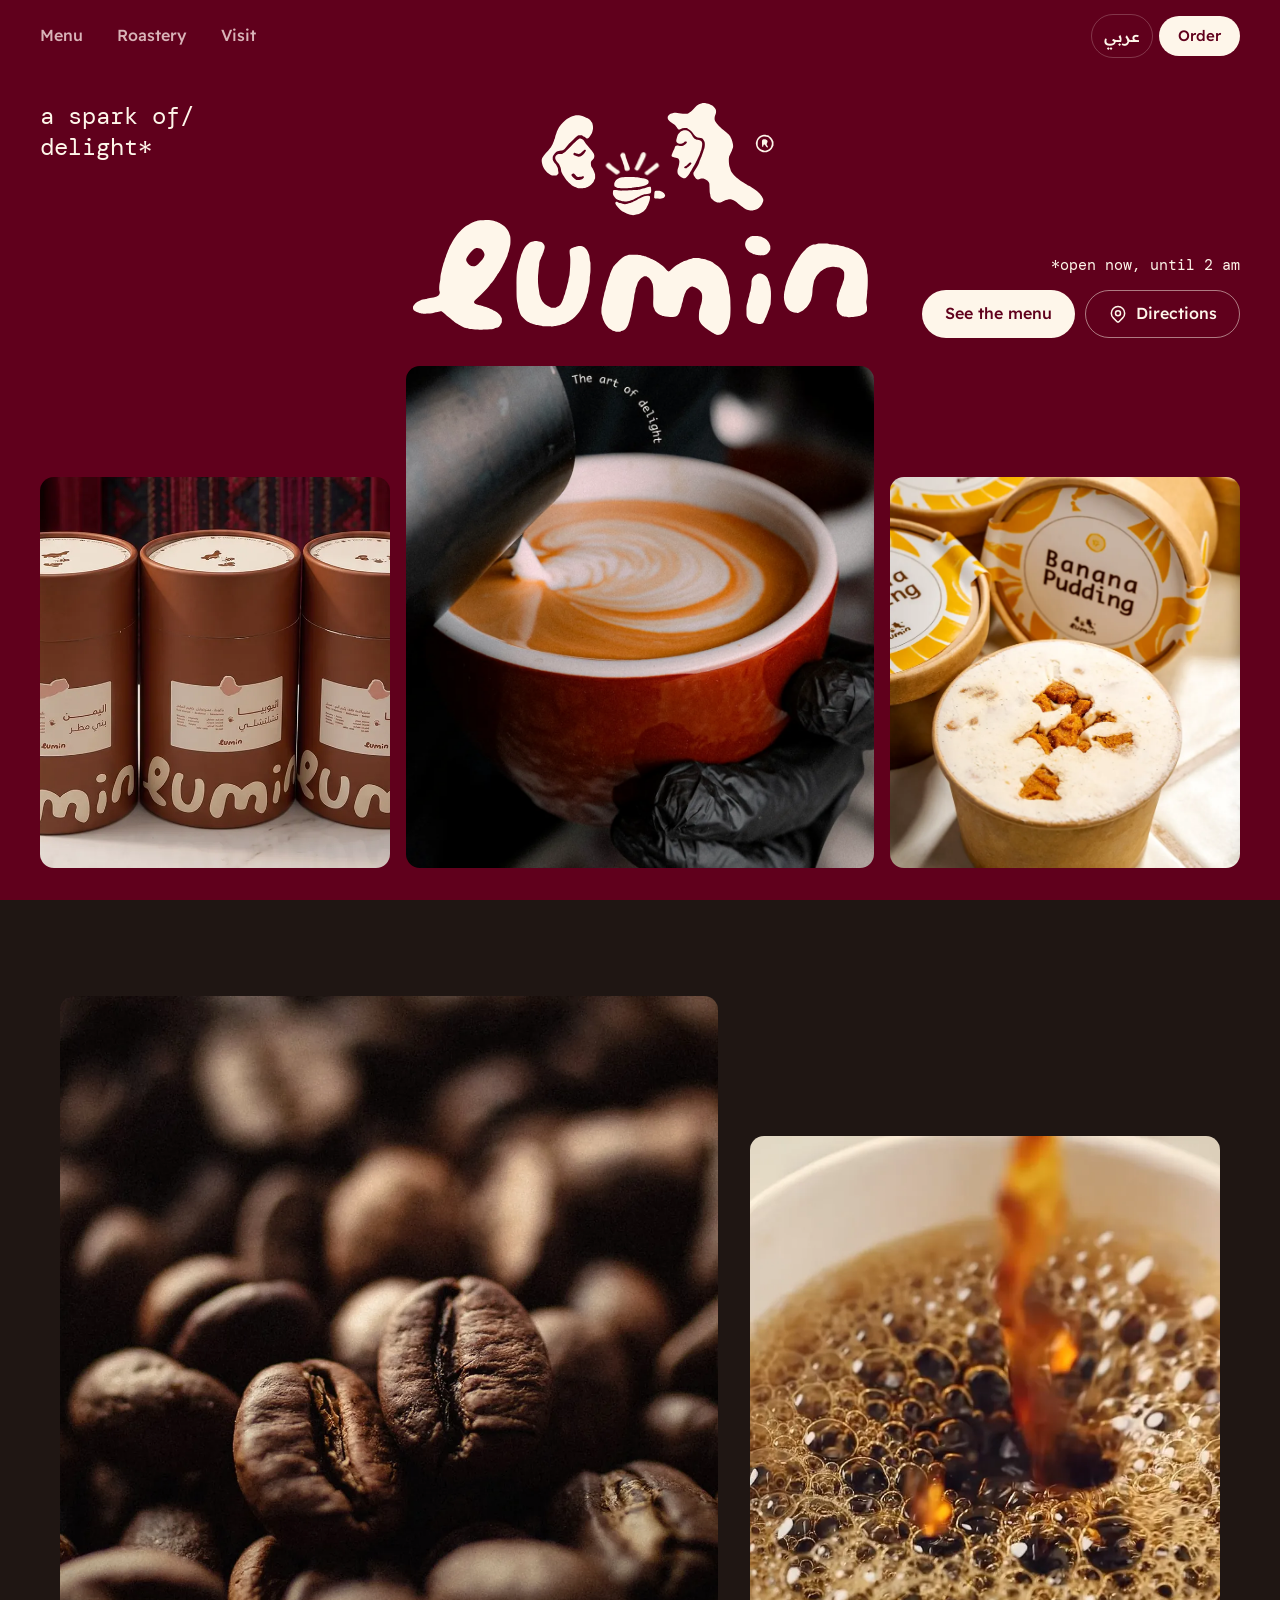
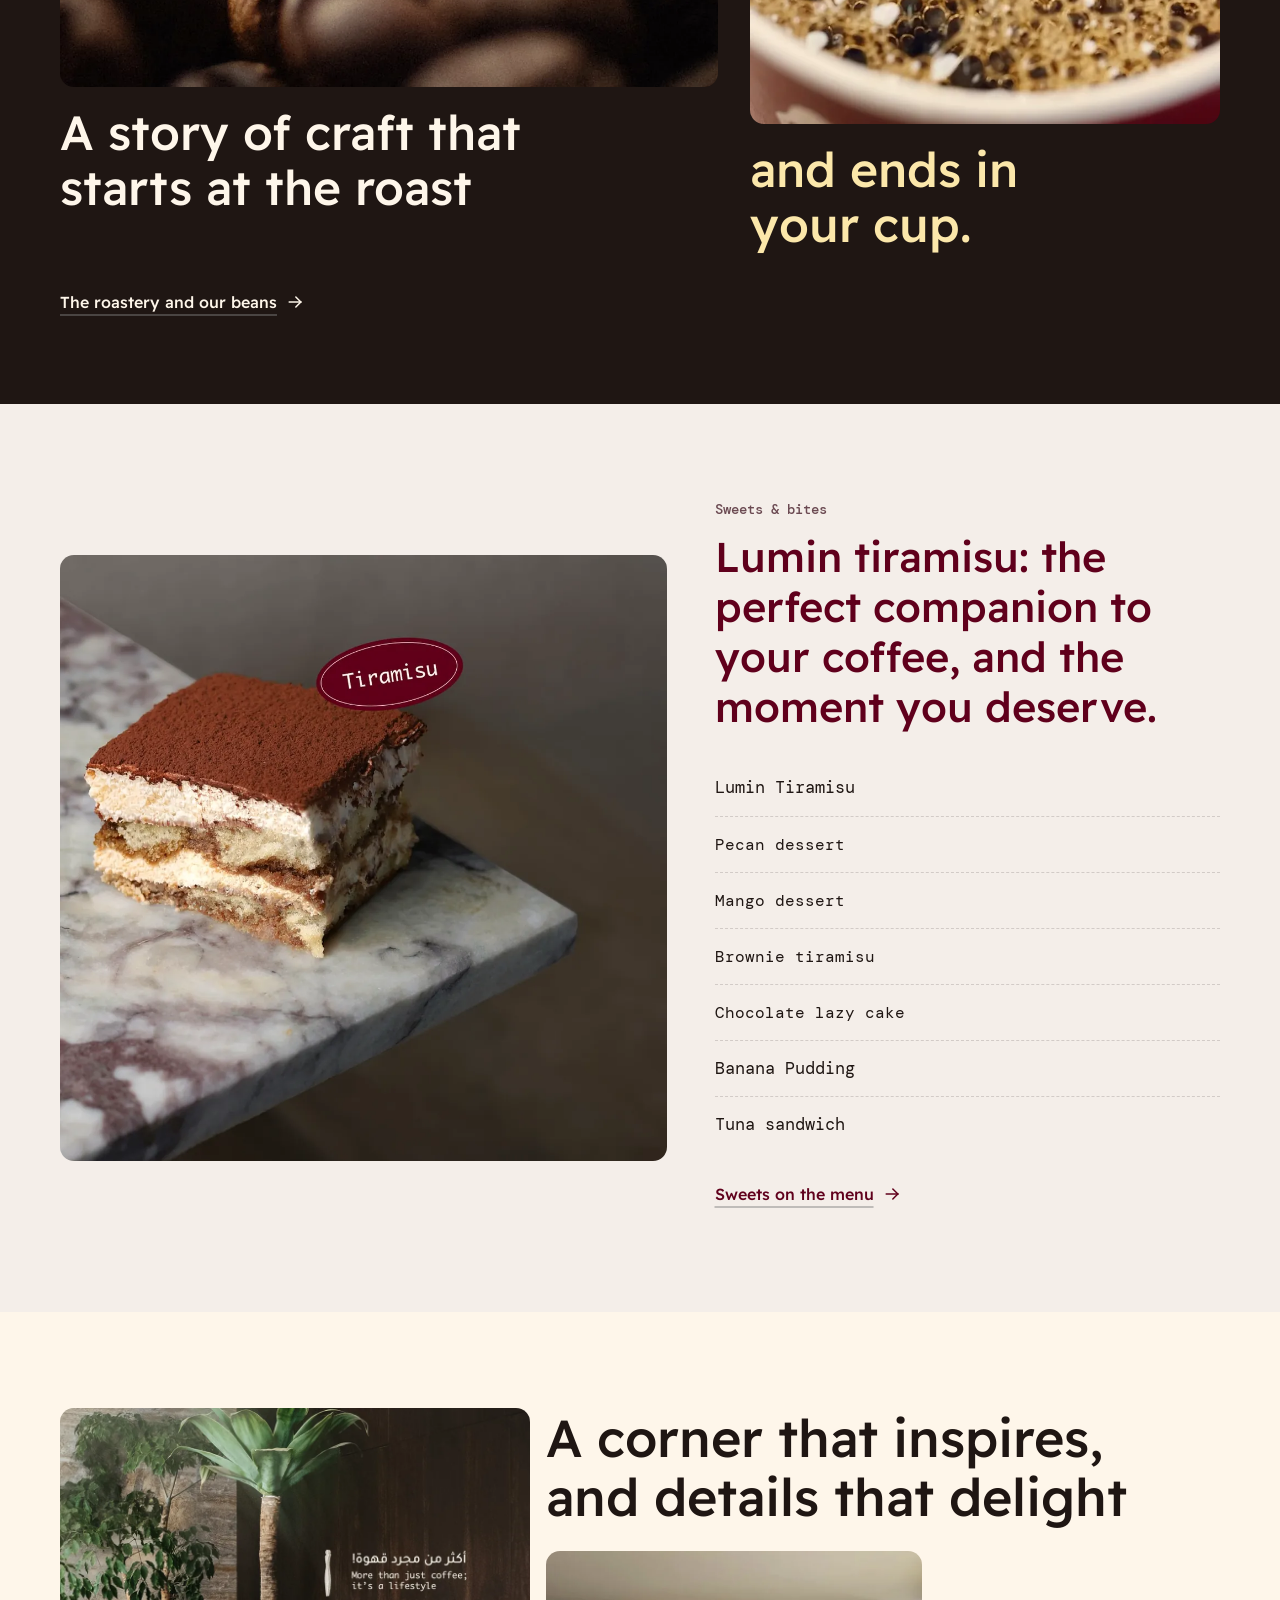
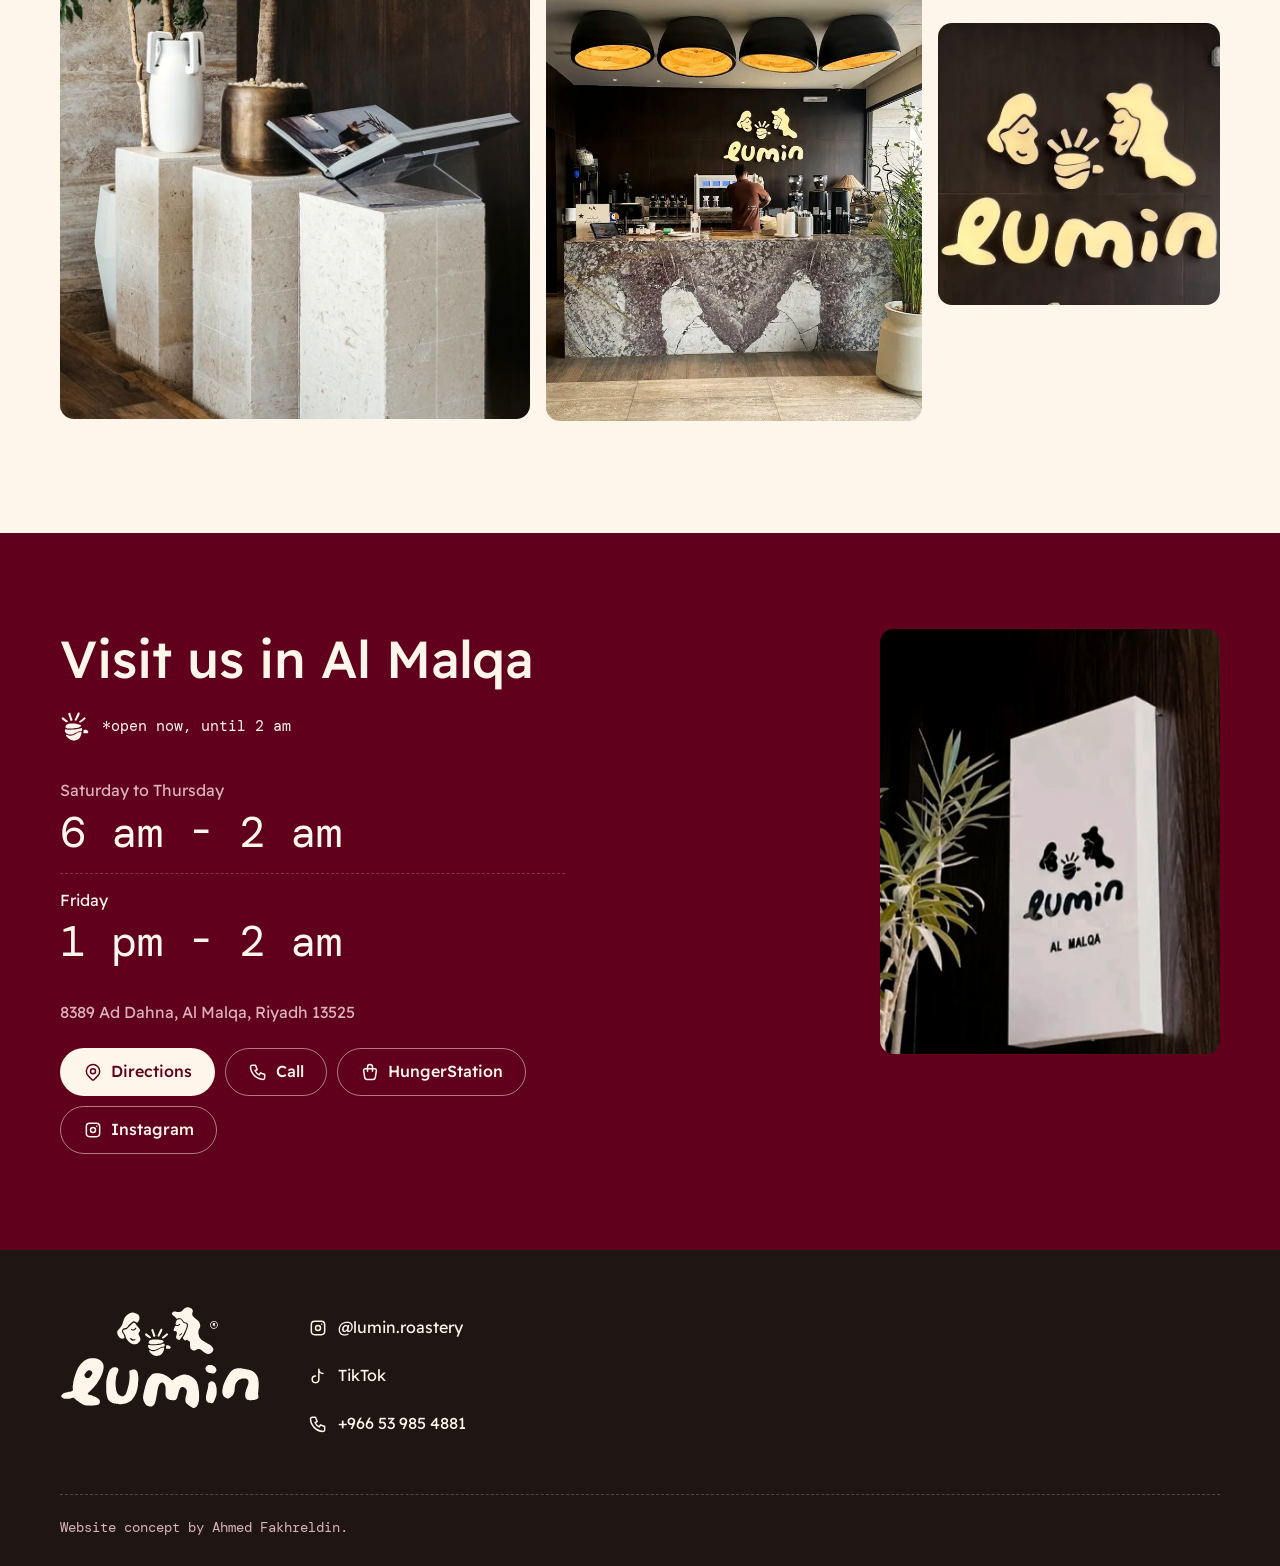
<file: index.html>
<!doctype html>
<html lang="ar" dir="rtl">
<head>
<meta charset="utf-8">
<meta name="viewport" content="width=device-width,initial-scale=1,viewport-fit=cover">
<script>(function(){var d=document.documentElement,l;try{l=localStorage.getItem('lumin-lang')}catch(e){}
if(l!=='ar'&&l!=='en'){var n=(navigator.languages&&navigator.languages[0])||navigator.language||'';l=/^ar/i.test(n)?'ar':'en'}
d.lang=l;d.dir=l==='ar'?'rtl':'ltr';d.classList.add('fl');var done=false;function go(){if(done)return;done=true;d.classList.remove('fl')}
setTimeout(go,1200);try{var f=["500 1em 'Readex Pro'","400 1em 'DM Mono'","500 1em 'DM Mono'"];Promise.all(f.map(function(x){return document.fonts.load(x,'\u0644\u0648\u0645\u0646 lumin')})).then(go,go)}catch(e){go()}}())</script>
<style>html.fl body{opacity:0}body{transition:opacity .25s ease}</style>
<noscript><style>html.fl body{opacity:1}</style></noscript>
<link rel="preload" as="font" type="font/woff2" href="fonts/readex-latin.woff2" crossorigin>
<link rel="preload" as="font" type="font/woff2" href="fonts/readex-arabic.woff2" crossorigin>
<link rel="preload" as="font" type="font/woff2" href="fonts/dmmono-400-latin.woff2" crossorigin>
<link rel="preload" as="font" type="font/woff2" href="fonts/dmmono-500-latin.woff2" crossorigin>
<link rel="preload" as="image" href="img/cup.webp" type="image/webp" fetchpriority="high">
<title>محمصة لومن | الملقا، الرياض</title>
<meta name="description" content="محمصة لومن في الملقا، الرياض: قهوة مختصة نحمصها بأنفسنا، وتيراميسو لومن، من 6 صباحاً حتى 2 فجراً.">
<meta name="theme-color" content="#60001C">
<meta property="og:type" content="website">
<meta property="og:title" content="Lumin Roastery | Al Malqa, Riyadh">
<meta property="og:description" content="Lumin Roastery in Al Malqa, Riyadh: specialty coffee we roast ourselves, Lumin tiramisu, and a quiet corner from 6 am to 2 am.">
<meta property="og:image" content="https://ahmedfakhr1.github.io/lumin-preview/img/og-card.jpg">
<meta property="og:image:width" content="1200">
<meta property="og:image:height" content="630">
<meta property="og:image:alt" content="Lumin Roastery, Al Malqa, Riyadh">
<meta property="og:site_name" content="Lumin Roastery">
<meta name="twitter:card" content="summary_large_image">
<meta name="twitter:title" content="Lumin Roastery | Al Malqa, Riyadh">
<meta name="twitter:description" content="Lumin Roastery in Al Malqa, Riyadh: specialty coffee we roast ourselves, Lumin tiramisu, and a quiet corner from 6 am to 2 am.">
<meta name="twitter:image" content="https://ahmedfakhr1.github.io/lumin-preview/img/og-card.jpg">
<link rel="icon" type="image/svg+xml" href="img/icon.svg">
<link rel="icon" type="image/png" sizes="32x32" href="img/favicon-32.png">
<link rel="apple-touch-icon" href="img/apple-touch-icon.png">
<link rel="stylesheet" href="fonts.css?v=c0cd7f0d">
<link rel="stylesheet" href="site.css?v=c48cd345">
<script src="app.js?v=37ed431e" defer></script>
</head>
<body class="home" data-title-ar="محمصة لومن | الملقا، الرياض" data-title-en="Lumin Roastery | Al Malqa, Riyadh" data-desc-ar="محمصة لومن في الملقا، الرياض: قهوة مختصة نحمصها بأنفسنا، وتيراميسو لومن، من 6 صباحاً حتى 2 فجراً." data-desc-en="Lumin Roastery in Al Malqa, Riyadh: specialty coffee we roast ourselves, Lumin tiramisu, and a quiet corner from 6 am to 2 am.">
<svg class="sprite" width="0" height="0" aria-hidden="true" focusable="false"><defs><g id="lm"><path class="faces" d="M149.1 79.8C148.4 79.6 146.4 78.8 145.3 78.2C143.7 77.3 140.8 74.4 139.7 72.6C139.3 72.0 138.8 71.3 138.6 71.0C138.4 70.7 137.9 69.9 137.6 69.2C137.1 68.1 137.0 67.9 137.0 67.0C136.8 65.9 136.8 65.7 136.2 64.3C135.9 63.6 135.6 63.1 134.9 62.3C132.7 59.6 132.4 58.4 133.7 56.9C134.4 56.2 134.8 56.1 136.3 56.0L137.7 55.9L138.7 55.3C139.8 54.7 140.9 53.7 144.7 49.7C147.0 47.4 149.0 45.6 149.6 45.3C150.3 45.0 150.8 45.1 151.7 45.7C152.6 46.2 153.1 46.9 153.7 48.0C153.9 48.4 154.6 49.3 155.2 49.9C157.7 52.8 159.4 54.9 159.8 55.8C159.9 56.0 160.0 56.5 160.1 56.9C160.2 57.5 160.2 57.7 160.0 58.4C159.7 59.2 159.7 59.2 159.0 60.0C157.8 61.1 157.6 61.7 157.8 63.2C157.9 64.3 158.0 64.5 158.5 65.3C158.8 65.7 159.0 66.0 159.0 66.1C159.0 66.1 159.1 66.5 159.3 66.8C159.5 67.1 159.8 67.8 160.0 68.3C160.2 68.8 160.4 69.4 160.5 69.7C160.7 70.0 160.7 70.4 160.7 71.5L160.7 72.9L160.3 73.8C160.1 74.3 159.8 74.8 159.8 75.0C159.4 76.1 157.0 78.4 155.5 78.9C155.1 79.0 154.6 79.3 154.2 79.4C153.9 79.5 153.4 79.7 153.1 79.7C152.5 79.9 149.9 79.9 149.1 79.8ZM150.5 73.9C152.1 73.6 153.4 72.4 152.8 71.7C152.5 71.4 152.2 71.4 151.5 71.7C150.9 71.9 149.4 72.0 148.6 71.9C147.9 71.7 147.4 71.3 147.0 70.6C146.4 69.5 145.3 69.2 144.6 69.9C144.1 70.4 144.1 70.8 144.8 71.6C145.9 72.8 147.1 73.8 147.7 74.0C148.2 74.1 149.8 74.1 150.5 73.9ZM131.2 70.9C130.4 70.8 130.3 70.7 129.3 70.2C128.1 69.5 126.5 68.1 125.7 66.9C123.9 64.4 123.1 60.9 123.8 59.0C124.3 57.8 125.6 56.1 128.1 53.5C129.4 52.1 129.8 51.6 130.1 51.0C130.3 50.6 130.6 50.1 130.7 49.9C131.2 49.0 131.9 47.2 132.1 46.7C132.1 46.4 132.3 45.7 132.6 45.3C132.8 44.7 133.0 44.1 133.0 43.7C133.1 43.2 133.3 42.6 133.5 42.2C133.7 41.7 133.9 41.1 134.0 40.7C134.2 40.0 135.1 37.9 135.7 37.1C136.2 36.3 137.8 34.5 138.5 33.8C142.7 29.9 146.1 28.5 150.4 29.1C151.2 29.2 152.2 29.6 153.8 30.4C154.2 30.6 154.9 30.9 155.2 31.0C155.8 31.2 157.0 32.1 157.5 32.6C157.6 32.8 158.0 33.2 158.2 33.7C158.7 34.3 158.8 34.5 159.0 35.6C159.3 36.9 159.3 37.8 159.2 38.5C159.1 38.8 159.0 39.4 158.9 40.0C158.7 41.1 158.4 41.7 157.1 43.7C155.8 45.5 155.4 45.6 154.1 44.6C153.8 44.3 153.4 44.1 153.2 44.0C152.9 43.8 152.4 43.6 152.1 43.4C151.6 43.0 151.5 43.0 150.6 43.0C150.1 43.0 149.5 43.0 149.3 43.0C148.7 43.2 147.6 44.0 146.7 44.9C146.2 45.4 145.4 46.2 144.9 46.6C143.6 47.7 141.7 49.7 140.5 51.2C138.8 53.2 138.7 53.3 137.0 53.5C135.9 53.6 134.7 53.9 134.1 54.2C133.3 54.7 132.1 56.0 131.6 57.0C131.2 57.9 131.2 57.9 131.2 59.0C131.2 60.0 131.2 60.0 131.6 60.8C131.9 61.2 132.4 62.0 132.9 62.6C133.4 63.2 133.8 63.8 134.2 64.7C134.8 65.7 134.8 65.9 134.9 66.7C134.9 67.2 135.0 67.9 135.1 68.3C135.2 68.7 135.2 69.2 135.2 69.4C135.1 69.8 134.5 70.4 134.0 70.7C133.5 70.9 132.1 71.0 131.2 70.9ZM151.1 57.4C152.1 56.7 152.5 56.4 153.2 55.5C154.4 54.1 154.6 53.3 153.9 53.1C153.4 52.9 153.1 53.1 151.9 54.3C150.4 55.8 150.2 55.9 149.1 55.9C148.1 55.9 148.1 55.9 147.4 55.5C146.6 55.1 146.2 55.0 145.8 55.4C145.5 55.7 145.5 56.2 145.7 56.5C145.8 56.6 146.1 56.8 146.5 57.0C146.9 57.1 147.5 57.3 148.0 57.5C148.7 57.8 148.9 57.9 149.6 57.8C150.2 57.8 150.4 57.8 151.1 57.4ZM268.7 95.2C268.2 95.1 267.5 94.9 267.1 94.9C266.4 94.8 264.7 94.0 264.1 93.5C263.9 93.3 263.4 92.9 262.8 92.5C262.3 92.1 261.1 91.2 260.3 90.5C258.4 88.8 257.3 88.2 256.1 87.8C254.7 87.4 254.3 87.4 252.7 87.8C251.2 88.1 251.1 88.1 249.7 88.9C247.8 89.9 248.0 89.9 246.8 89.8L245.7 89.8L244.5 89.2C243.4 88.7 243.2 88.5 242.4 87.7C241.3 86.7 241.1 86.3 240.9 85.2C240.9 84.8 240.8 84.2 240.7 83.8C240.4 82.7 240.4 82.1 240.3 79.3C240.3 76.1 240.2 75.9 239.2 74.9C238.6 74.3 238.3 74.1 237.2 73.6C236.0 73.0 235.9 73.0 235.1 73.0C234.4 73.0 234.2 73.0 233.6 73.4C232.7 73.8 232.3 73.8 231.6 73.5C230.8 73.1 230.2 72.4 229.6 71.3C229.1 70.4 229.1 70.2 229.1 69.6C229.1 68.8 229.1 68.8 230.8 66.2C231.9 64.5 232.8 62.7 233.1 61.8C233.2 61.4 233.4 60.8 233.5 60.5C233.7 60.2 233.9 59.7 234.0 59.4C234.1 59.1 234.3 58.6 234.5 58.3C234.6 57.9 234.9 57.3 235.0 56.8C235.2 56.3 235.4 55.7 235.5 55.4C235.6 55.2 235.9 54.5 236.0 54.0C236.2 53.5 236.4 52.8 236.6 52.4C236.9 51.5 237.1 50.0 237.0 48.5C236.9 47.4 236.7 46.9 236.0 46.0C235.3 45.1 235.0 45.0 233.1 44.7C231.4 44.5 230.4 43.8 229.4 42.4C228.0 40.3 227.0 39.3 225.5 38.5C224.4 37.9 224.4 37.9 223.4 37.9C222.0 37.8 221.2 38.0 220.3 38.5C219.5 38.9 218.9 39.0 218.5 38.7C218.3 38.6 217.9 38.0 217.5 37.4C216.7 36.2 216.4 35.9 214.2 34.4C212.8 33.4 211.7 32.4 211.4 31.8C210.9 30.7 211.2 29.6 212.2 28.7C212.6 28.3 212.9 28.1 213.9 27.8C215.5 27.2 216.1 27.1 217.9 27.5C220.3 28.1 224.3 28.2 225.3 27.8C226.4 27.3 227.6 26.3 230.3 23.4C231.8 21.9 232.8 21.2 234.6 20.8C236.0 20.4 236.4 20.4 238.5 20.8C239.9 21.1 240.3 21.2 240.7 21.5C241.0 21.7 241.6 21.9 241.9 22.0C242.9 22.5 244.3 24.0 244.7 25.1C245.0 26.1 244.9 27.7 244.3 28.9C243.9 29.7 243.7 31.3 243.9 32.3C244.3 33.8 247.0 37.0 250.0 39.2C251.5 40.3 252.5 41.3 253.3 42.1C254.0 42.8 254.9 44.0 254.9 44.2C254.9 44.2 255.0 44.6 255.3 45.0C255.6 45.5 255.8 46.1 256.2 47.4C256.6 49.1 256.7 49.3 256.7 50.4C256.7 51.5 256.7 51.5 256.3 52.4C256.1 52.9 255.9 53.4 255.9 53.6C255.8 53.9 254.9 55.8 254.1 57.3C253.5 58.4 253.7 63.4 254.4 65.2C254.6 65.7 254.8 66.4 254.9 66.8C255.0 67.3 255.1 67.6 255.5 68.3C255.8 68.7 256.2 69.3 256.4 69.6C257.2 71.1 260.2 73.5 263.3 75.5C264.0 75.9 264.7 76.3 264.9 76.5C265.1 76.6 265.4 76.8 265.7 77.0C266.0 77.1 266.4 77.3 266.6 77.5C266.8 77.6 267.3 77.9 267.7 78.1C268.1 78.3 268.8 78.7 269.2 78.9C269.6 79.2 270.3 79.6 270.8 79.9C274.4 82.1 276.9 84.8 277.6 87.3C277.8 88.1 277.8 88.7 277.3 89.8C276.6 91.4 276.4 91.7 275.5 92.7C274.2 94.0 273.1 94.7 271.7 95.0C271.2 95.1 270.6 95.2 270.5 95.3C270.0 95.4 269.8 95.4 268.7 95.2ZM221.7 72.7C220.4 72.0 218.7 70.7 218.3 69.8C217.8 68.9 217.9 67.0 218.5 65.6C219.0 64.4 219.4 61.8 219.3 60.9C219.0 59.1 218.6 58.9 216.0 58.4C214.4 58.2 213.9 57.8 213.9 57.1C213.9 56.6 214.1 55.8 214.5 55.2C214.6 54.9 214.9 54.4 215.0 54.1C215.1 53.8 215.3 53.3 215.5 53.0C215.7 52.7 215.9 52.2 216.0 51.8C216.5 50.2 217.2 49.8 219.0 50.3C220.6 50.7 222.1 50.4 223.5 49.2C224.4 48.5 224.6 48.2 224.5 47.7C224.3 47.3 224.1 47.2 223.6 47.2C223.3 47.2 223.2 47.2 222.6 47.8C221.8 48.5 221.3 48.8 220.6 48.8C219.2 49.0 217.5 48.2 217.2 47.2C217.1 46.8 217.2 45.8 217.6 44.7C217.7 44.2 217.9 43.6 218.0 43.2C218.3 42.3 219.0 41.4 219.9 40.6C221.1 39.6 223.2 39.2 224.6 39.7C225.6 40.0 227.3 41.5 227.8 42.4C229.3 45.2 230.0 45.8 232.1 46.1C234.3 46.5 235.1 47.2 235.2 48.7C235.3 49.7 234.8 52.6 234.4 53.5C234.3 53.7 234.0 54.3 233.9 54.9C233.8 55.4 233.5 56.0 233.4 56.3C233.3 56.5 233.1 57.0 233.0 57.2C232.9 57.5 232.3 58.6 231.8 59.8C231.2 60.9 230.8 61.9 230.8 61.9C230.8 61.9 230.6 62.3 230.3 62.7C230.1 63.2 229.6 64.0 229.2 64.7C228.6 65.8 228.2 66.5 227.4 67.8C227.1 68.2 226.7 68.9 226.4 69.5C225.7 70.6 224.5 72.1 223.9 72.5C223.3 72.9 222.3 73.0 221.7 72.7ZM224.3 65.8C225.0 65.5 227.6 63.1 227.7 62.6C227.8 62.3 227.6 62.0 227.3 61.9C226.8 61.7 226.5 61.9 225.4 62.9C224.9 63.5 224.2 64.0 224.1 64.1C223.1 64.5 222.5 65.0 222.7 65.5C222.9 65.9 223.7 66.1 224.3 65.8Z"/><path class="cupb" d="M186.2 98.4C185.8 98.3 185.5 98.2 185.5 98.2C185.4 98.2 184.9 98.1 184.4 98.0C183.5 97.8 182.7 97.5 180.6 96.4C179.1 95.6 177.8 94.4 175.8 92.1C174.6 90.7 174.4 89.5 175.2 89.3C175.6 89.1 175.7 89.1 176.5 89.5C176.8 89.6 177.5 89.9 178.0 90.1C178.5 90.2 179.2 90.5 179.7 90.6C180.8 91.0 182.0 91.0 183.3 90.6C183.8 90.4 184.5 90.2 184.9 90.1C185.6 90.0 189.1 88.3 190.2 87.6C190.4 87.5 190.9 87.2 191.3 87.0C191.7 86.8 192.2 86.6 192.5 86.4C194.1 85.5 195.6 85.1 197.1 85.0C198.4 85.0 198.7 85.1 198.9 85.6C199.0 86.1 198.8 87.7 198.5 88.6C198.3 89.0 198.1 89.6 198.0 90.1C197.8 90.8 196.8 92.8 196.2 93.9C195.4 95.2 193.9 96.4 192.2 97.2C191.1 97.8 190.8 97.9 190.1 97.9C189.6 98.0 189.0 98.1 188.6 98.2C187.9 98.5 186.9 98.6 186.2 98.4ZM179.8 88.9C179.3 88.8 178.8 88.7 178.2 88.4C177.7 88.2 177.1 87.9 176.9 87.9C175.8 87.7 174.6 86.7 173.8 85.4C173.1 84.3 173.0 83.8 173.1 82.6C173.1 81.7 173.3 81.1 173.6 81.0C174.0 80.9 175.2 81.0 176.6 81.2C178.0 81.5 178.2 81.5 180.7 81.4C182.1 81.4 184.2 81.3 185.4 81.2C186.5 81.1 188.2 81.0 189.2 81.0C190.6 80.9 191.0 80.8 191.8 80.6C192.4 80.4 193.3 80.2 194.0 80.0C194.7 79.9 195.6 79.7 196.1 79.5C197.4 79.0 198.7 78.7 199.1 78.8C199.6 79.0 199.6 79.3 199.7 81.0C199.7 83.4 199.5 83.5 195.7 83.9C194.6 83.9 194.5 84.0 193.5 84.5C191.8 85.3 190.0 86.2 189.7 86.4C189.6 86.5 189.2 86.7 188.9 86.8C188.6 86.9 188.0 87.2 187.7 87.4C187.4 87.6 186.8 87.9 186.4 88.0C186.0 88.1 185.4 88.4 185.0 88.5C183.9 88.9 181.7 89.1 179.8 88.9ZM204.6 87.0C204.4 87.0 203.9 87.0 203.6 87.0C202.7 87.0 202.2 86.8 201.9 86.5C201.8 86.2 201.7 86.1 201.8 85.5C201.8 85.1 201.9 84.2 201.9 83.6C202.1 81.6 202.2 81.5 204.0 81.5C204.9 81.5 205.2 81.5 205.9 81.7C206.3 81.8 206.7 82.0 206.8 82.0C207.3 82.0 208.7 83.1 209.1 83.9C209.6 84.8 209.5 85.3 208.8 86.1C208.3 86.7 208.1 86.8 206.8 87.0C205.7 87.2 205.2 87.2 204.6 87.0ZM176.5 79.7C176.0 79.5 174.6 78.8 174.4 78.6C174.0 78.1 173.9 77.0 174.1 76.1C174.5 74.9 176.0 73.3 177.2 72.9C177.7 72.7 178.3 72.5 178.7 72.4C179.7 72.0 181.7 71.9 185.4 72.0C189.1 72.1 190.5 72.2 191.7 72.5C192.2 72.6 193.2 72.8 194.0 72.9C195.4 73.2 195.8 73.3 196.8 73.8C197.8 74.3 198.1 74.9 197.9 75.9C197.6 76.7 196.3 77.6 194.8 78.0C194.4 78.1 193.8 78.3 193.4 78.4C192.7 78.6 190.9 79.0 190.2 79.0C189.8 79.0 187.0 79.4 185.9 79.6C185.2 79.7 177.1 79.8 176.5 79.7Z"/><g class="rays"><path class="ray r0" style="opacity:var(--ray-o,1)" d="M175.0 70.0C174.8 69.9 174.2 69.5 173.7 69.0C173.2 68.6 172.6 68.1 172.3 67.9C170.8 67.0 169.0 65.6 168.4 64.8C168.0 64.2 168.0 63.7 168.5 63.1C169.4 62.1 170.1 61.9 170.8 62.4C171.0 62.6 171.6 63.1 172.2 63.7C173.1 64.6 173.8 65.1 176.6 67.1C177.3 67.6 178.0 68.3 178.0 68.5C178.0 68.9 177.1 69.7 176.2 70.1C175.6 70.3 175.4 70.3 175.0 70.0Z"/><path class="ray r1" style="opacity:var(--ray-o,1)" d="M182.0 67.6C181.4 67.3 181.1 66.6 181.0 65.1C181.0 64.6 180.8 64.1 180.6 63.5C180.3 63.0 180.1 62.3 180.0 61.9C180.0 61.5 179.8 60.9 179.5 60.4C179.3 59.9 179.0 59.3 179.0 59.0C178.9 58.8 178.7 58.2 178.5 57.9C178.1 57.1 178.1 56.7 178.5 56.1C178.9 55.4 179.4 55.1 180.0 55.1C181.2 55.0 181.7 55.6 181.9 57.3C182.0 58.2 182.1 58.6 182.4 59.1C182.6 59.5 182.8 60.1 182.9 60.5C183.0 60.9 183.2 61.5 183.4 62.0C183.6 62.4 183.8 62.9 183.9 63.2C183.9 63.4 184.2 64.1 184.4 64.6C185.2 66.4 185.0 67.2 183.7 67.6C182.9 67.8 182.4 67.8 182.0 67.6Z"/><path class="ray r2" style="opacity:var(--ray-o,1)" d="M189.1 67.2C188.1 66.7 187.9 66.2 188.5 65.3C188.7 65.0 188.9 64.6 189.0 64.3C189.1 64.0 189.3 63.6 189.5 63.2C189.7 62.9 189.9 62.4 190.0 62.1C190.1 61.8 190.3 61.3 190.5 60.9C190.7 60.6 190.9 60.0 191.0 59.8C191.1 59.5 191.3 59.1 191.4 58.8C191.6 58.5 191.8 58.0 192.0 57.6C192.2 56.7 193.0 55.5 193.4 55.1C193.9 54.7 194.5 54.6 195.2 55.0C196.3 55.5 196.3 56.8 195.3 58.9C194.1 61.5 193.6 62.4 193.3 62.8C193.2 63.0 192.9 63.5 192.8 63.8C192.1 65.3 191.3 66.6 190.8 67.1C190.3 67.7 189.9 67.7 189.1 67.2Z"/><path class="ray r3" style="opacity:var(--ray-o,1)" d="M196.2 70.4C195.0 69.8 194.8 68.8 195.9 68.1C197.0 67.4 201.5 63.7 202.2 63.0C203.2 61.9 204.2 61.9 204.8 63.0C204.9 63.4 205.1 63.8 205.1 64.0C205.2 64.6 205.0 64.8 201.9 67.1C199.9 68.6 198.6 69.6 198.1 70.0C197.2 70.7 196.9 70.8 196.2 70.4Z"/></g><path class="reg" d="M277.5 54.8C276.9 54.6 275.5 53.9 275.0 53.5C274.6 53.2 273.6 52.1 273.3 51.6C273.0 51.1 272.5 49.3 272.5 48.5C272.6 47.2 273.2 45.6 274.1 44.6C275.0 43.6 275.8 43.1 277.2 42.8C278.5 42.5 278.9 42.5 279.6 42.7C279.9 42.8 280.4 42.9 280.7 43.0C281.1 43.0 281.4 43.2 282.1 43.8C283.3 44.7 283.7 45.1 284.3 46.4L284.8 47.4L284.8 48.7L284.8 50.0L284.2 51.2C283.4 52.8 282.8 53.4 281.2 54.2L280.0 54.8L279.0 54.8C278.4 54.8 277.7 54.8 277.5 54.8ZM279.8 53.5C281.8 52.9 282.7 52.2 283.3 50.4C283.8 48.8 283.8 48.0 283.1 46.6C282.6 45.7 281.6 44.5 280.8 44.2C279.2 43.4 277.0 43.7 275.7 44.7C274.2 46.0 273.8 46.8 273.8 48.8C273.8 50.0 273.8 50.0 274.1 50.7C274.6 51.7 275.6 52.7 276.6 53.1C277.9 53.7 278.5 53.8 279.8 53.5ZM279.9 51.1C279.8 50.9 279.5 50.5 279.3 50.2C278.6 49.1 278.0 49.2 277.7 50.4C277.6 50.9 277.6 51.0 277.3 51.0C276.9 51.1 276.9 50.8 276.8 48.6C276.8 46.3 276.9 46.2 277.5 45.9C277.9 45.7 279.2 45.7 279.8 46.0C280.7 46.4 281.0 47.2 280.4 48.1C280.2 48.4 280.1 48.7 280.1 49.0C280.0 49.5 280.1 49.5 280.4 50.0C280.9 50.6 281.0 50.9 280.9 51.2C280.8 51.5 280.3 51.4 279.9 51.1Z"/><path class="word" d="M245.4 181.8C244.7 181.6 241.6 179.8 241.0 179.4C240.9 179.3 240.5 179.0 240.2 178.9C239.4 178.5 237.9 177.4 236.3 176.0C235.1 175.0 233.6 173.1 233.2 171.8C232.8 170.9 232.9 166.3 233.2 164.7C233.3 164.2 233.5 163.6 233.6 163.3C233.8 163.0 233.9 162.3 234.0 161.8C234.1 161.3 234.4 160.6 234.5 160.3C235.2 158.5 235.4 154.8 234.9 153.1C234.4 151.5 232.5 149.7 230.1 148.7C228.2 147.9 227.8 147.9 226.4 148.8C225.3 149.5 224.2 150.7 223.8 151.8C223.7 152.2 223.5 152.6 223.3 152.8C223.2 153.0 223.0 153.6 222.8 154.1C222.7 154.7 222.5 155.4 222.3 155.7C222.2 156.0 222.0 156.8 221.9 157.3C221.8 158.0 221.6 158.7 221.4 159.3C221.1 160.0 220.9 160.6 220.9 161.2C220.8 161.8 220.7 162.4 220.4 163.0C220.2 163.5 220.0 164.3 219.9 164.7C219.7 165.9 218.7 167.7 218.0 168.4C216.8 169.5 215.7 169.6 209.9 169.0C208.0 168.8 207.9 168.8 207.3 168.5C207.0 168.3 206.4 168.1 206.0 168.0C204.3 167.4 202.3 165.5 202.0 164.0C201.9 163.7 201.7 163.2 201.5 162.8C201.1 161.8 201.0 160.4 201.2 155.9C201.3 150.8 201.1 147.7 200.6 146.3C200.4 145.9 200.2 145.3 200.0 144.9C199.9 144.5 199.7 144.0 199.2 143.5C198.5 142.5 198.1 142.1 197.1 141.6C196.4 141.1 196.3 141.1 195.6 141.1C194.9 141.1 194.8 141.1 194.0 141.6C192.2 142.5 190.4 144.8 189.9 146.9C189.7 147.4 189.5 148.0 189.4 148.4C189.1 149.0 189.0 149.3 188.7 151.2C188.7 151.6 188.5 152.4 188.3 152.9C188.1 153.5 188.0 154.2 187.9 155.3C187.8 156.1 187.6 157.5 187.4 158.6C187.2 159.6 186.9 161.0 186.9 161.7C186.8 162.6 186.6 163.4 186.4 164.3C186.0 165.8 186.0 165.8 185.9 167.2C185.8 167.9 185.6 168.5 185.4 169.4C185.1 170.0 184.9 170.8 184.9 171.2C184.8 171.6 184.6 172.3 184.4 172.8C184.2 173.2 184.0 173.9 183.9 174.2C183.7 175.1 182.8 176.5 182.1 177.3C181.1 178.3 180.5 178.7 179.6 179.0C179.2 179.1 178.6 179.3 178.4 179.4C178.1 179.6 177.8 179.6 176.6 179.6L175.2 179.7L174.4 179.3C173.9 179.1 173.3 178.9 173.1 178.9C172.9 178.9 172.5 178.7 172.3 178.5C172.0 178.3 171.5 178.0 171.2 177.8C170.5 177.4 169.6 176.6 169.0 175.8C168.1 174.7 167.2 173.2 167.1 172.8C167.0 172.6 166.8 172.1 166.5 171.7C166.3 171.2 166.1 170.5 165.9 169.9C165.8 169.3 165.6 168.5 165.5 168.2C165.1 167.3 165.0 166.2 165.1 164.2C165.1 163.1 165.2 162.1 165.3 162.0C165.4 161.3 165.9 159.1 166.0 157.9C166.1 157.2 166.3 156.3 166.5 155.7C166.7 155.1 166.9 154.1 167.0 153.5C167.2 152.4 167.3 152.0 167.7 151.0C167.8 150.6 168.0 150.0 168.1 149.4C168.1 148.7 168.2 148.2 168.5 147.6C168.7 147.2 168.9 146.3 169.0 145.8C169.2 145.2 169.4 144.5 169.5 144.3C169.6 144.0 169.9 143.3 170.0 142.8C170.1 142.3 170.3 141.6 170.5 141.3C170.7 140.9 170.9 140.3 171.0 139.8C171.1 139.4 171.3 138.7 171.5 138.4C171.7 138.0 171.9 137.5 172.0 137.2C172.1 136.9 172.3 136.4 172.5 136.1C172.7 135.8 173.0 135.2 173.1 134.9C173.4 134.3 174.1 133.5 177.4 130.1C179.2 128.3 180.3 127.5 181.0 127.2C181.2 127.1 182.0 126.9 182.8 126.6L184.2 126.1L187.1 126.1C190.3 126.0 191.4 126.1 192.7 126.5C193.1 126.7 194.0 126.9 194.6 127.0C195.2 127.1 196.0 127.4 196.4 127.5C196.8 127.7 197.3 127.9 197.6 128.0C197.9 128.0 198.4 128.2 198.8 128.5C199.2 128.7 199.7 128.9 199.9 129.0C200.4 129.1 202.4 130.1 202.8 130.4C203.0 130.5 203.3 130.7 203.6 130.9C204.2 131.2 205.4 132.0 207.6 133.8C208.0 134.1 208.8 134.9 209.4 135.5C211.0 137.4 211.6 137.8 212.3 137.6C212.4 137.6 213.1 136.9 213.9 136.2C215.6 134.4 216.6 133.7 220.0 131.8C220.7 131.5 221.5 131.1 221.7 131.0C222.0 130.8 222.5 130.6 222.8 130.5C223.2 130.3 223.7 130.1 224.1 130.0C224.4 129.9 225.0 129.7 225.3 129.5C225.8 129.3 226.2 129.1 226.9 129.0C227.4 128.9 228.1 128.7 228.5 128.5C229.2 128.3 229.3 128.3 231.2 128.3C233.0 128.3 233.2 128.3 234.2 128.6C234.7 128.7 235.7 128.9 236.3 129.0C237.1 129.1 237.6 129.2 238.1 129.5C238.6 129.7 239.2 129.9 239.5 130.0C239.8 130.1 240.3 130.3 240.6 130.5C240.8 130.6 241.3 130.9 241.7 131.0C242.3 131.3 242.7 131.6 244.7 133.0C247.0 134.5 248.3 135.9 250.0 138.4C251.0 140.0 251.7 141.3 251.9 142.1C252.0 142.4 252.2 143.0 252.4 143.4C252.6 144.0 252.8 144.6 252.9 145.3C253.0 145.9 253.2 146.8 253.3 147.2C253.7 148.3 253.8 149.6 253.9 151.1C254.0 152.0 254.0 152.6 254.2 153.2C254.7 154.6 254.9 157.4 254.9 163.0C254.9 168.3 254.7 170.0 254.3 171.4C254.1 171.7 254.0 172.5 253.9 173.1C253.8 173.8 253.7 174.4 253.4 174.9C253.3 175.3 253.0 175.9 252.9 176.2C252.5 177.4 251.2 179.2 250.0 180.3C248.7 181.4 246.5 182.1 245.4 181.8ZM79.2 178.1C78.7 178.0 77.8 178.0 77.2 178.0C75.4 178.0 73.7 177.8 72.8 177.6C72.4 177.4 71.6 177.2 70.9 177.1C69.8 176.7 67.7 175.9 67.1 175.4C66.9 175.2 66.5 175.0 66.2 174.9C65.9 174.8 65.3 174.4 64.8 174.1C64.2 173.7 63.4 173.2 62.9 172.8C62.5 172.5 61.5 171.8 60.8 171.2C60.1 170.6 59.3 169.9 59.1 169.8C58.5 169.3 56.7 167.8 55.4 166.6C54.0 165.2 53.6 165.1 52.6 165.6C52.4 165.7 51.7 165.8 51.1 165.9C50.5 166.0 49.9 166.1 49.7 166.1C48.5 166.6 46.2 167.0 44.5 167.0C44.0 167.0 43.2 167.0 42.8 167.1C42.1 167.2 41.8 167.2 41.2 167.1C40.8 167.0 40.1 166.9 39.7 166.9C39.0 166.8 38.8 166.8 37.1 166.1C35.9 165.7 34.6 164.8 34.3 164.3C34.0 163.9 33.9 163.1 34.0 162.3C34.4 160.8 36.7 158.6 38.6 158.0C39.0 157.8 39.7 157.6 40.0 157.4C40.4 157.2 41.1 157.1 41.8 157.0C42.4 156.9 43.3 156.8 43.6 156.6C44.4 156.4 45.1 156.2 47.0 156.0C47.9 155.9 48.5 155.7 49.5 155.4C51.2 154.8 51.3 154.8 51.8 154.2C52.7 153.3 52.8 152.7 52.4 151.3C52.1 150.2 52.2 146.7 52.6 145.3C52.8 144.6 52.9 143.9 53.0 142.7C53.1 140.7 53.3 139.6 53.6 138.4C53.8 137.8 54.0 137.0 54.0 136.5C54.1 135.9 54.3 135.3 54.4 135.0C54.7 134.0 55.0 133.0 55.1 132.4C55.2 132.1 55.4 131.5 55.6 131.2C55.7 130.8 55.9 130.1 56.0 129.7C56.1 129.2 56.3 128.6 56.5 128.2C56.7 127.8 56.9 127.2 57.0 126.7C57.1 126.2 57.3 125.7 57.5 125.3C57.7 125.0 57.9 124.4 58.0 124.1C58.1 123.7 58.3 123.1 58.5 122.7C58.8 122.2 59.0 121.8 59.0 121.7C59.1 121.2 60.9 117.7 61.4 117.0C61.6 116.6 61.9 116.1 62.1 115.8C62.5 115.1 63.6 113.5 64.6 112.2C66.0 110.3 69.4 107.0 71.5 105.7C72.3 105.2 74.2 104.1 74.3 104.1C74.3 104.1 74.8 103.9 75.3 103.6C75.9 103.4 76.6 103.1 77.0 103.0C77.4 102.9 78.0 102.7 78.4 102.6C79.4 102.1 80.0 102.0 83.0 102.0C86.9 101.9 88.5 102.0 90.1 102.5C90.8 102.8 91.5 103.0 91.7 103.0C92.2 103.1 94.3 104.1 94.9 104.5C95.1 104.6 95.5 104.8 95.8 105.0C97.8 106.0 100.3 109.0 100.9 111.1C101.1 111.6 101.2 112.1 101.3 112.3C101.7 113.1 101.8 113.8 101.8 116.1C101.8 118.5 101.7 119.5 101.3 120.7C101.2 121.1 101.0 121.9 100.9 122.5C100.8 123.3 100.6 123.8 100.4 124.4C100.2 124.8 100.0 125.5 99.9 125.9C99.8 126.3 99.6 126.9 99.5 127.2C99.3 127.5 99.1 128.0 99.0 128.4C98.8 128.9 98.4 129.7 97.6 131.4C97.4 131.7 97.2 132.1 97.1 132.4C97.0 132.7 96.7 133.1 96.6 133.3C96.5 133.5 96.2 134.1 96.0 134.6C95.3 135.8 93.9 138.3 93.5 138.8C93.3 139.0 92.9 139.6 92.5 140.2C92.2 140.8 91.7 141.5 91.5 141.7C91.3 142.0 90.8 142.7 90.4 143.4C89.9 144.0 89.2 145.0 88.7 145.6C88.1 146.2 87.4 147.1 87.1 147.6C85.3 149.9 81.9 153.4 79.0 156.0C76.8 157.9 76.4 158.6 76.5 159.3C76.6 159.9 78.1 160.7 79.6 161.0C80.9 161.2 80.9 161.2 81.8 161.6C82.1 161.7 82.8 161.9 83.3 162.0C83.7 162.1 84.4 162.3 84.7 162.5C85.0 162.6 85.6 162.9 86.0 163.0C86.4 163.1 87.0 163.3 87.3 163.5C87.7 163.7 88.2 163.9 88.5 164.0C88.8 164.1 89.2 164.3 89.5 164.5C89.8 164.6 90.2 164.9 90.6 165.1C93.0 166.3 95.3 168.7 95.8 170.4C95.8 170.7 95.9 171.3 95.8 171.9L95.8 173.0L95.2 174.2C94.3 175.9 93.5 176.6 92.0 176.9C91.6 177.0 91.0 177.2 90.6 177.3C89.5 177.7 88.4 177.9 85.7 178.0C84.3 178.0 83.0 178.1 82.8 178.1C82.1 178.3 80.1 178.3 79.2 178.1ZM127.1 175.8C123.9 175.8 123.0 175.7 122.2 175.3C121.8 175.1 121.3 175.0 120.6 174.9C119.3 174.8 119.0 174.8 118.2 174.4C117.8 174.3 117.1 174.1 116.7 173.9C116.3 173.8 115.6 173.6 115.2 173.4C114.8 173.2 114.3 172.9 114.2 172.9C113.2 172.5 110.9 170.5 109.8 169.1C109.0 168.2 108.2 166.4 108.0 165.3C107.8 164.9 107.7 164.4 107.7 164.2C107.4 163.7 107.1 162.8 107.0 161.7C106.9 161.1 106.7 159.9 106.5 159.1C106.1 156.8 106.0 154.8 106.0 148.2C106.0 140.4 106.1 138.9 106.7 136.0C106.9 135.5 107.0 134.6 107.1 134.0C107.2 133.3 107.3 132.6 107.5 132.2C107.7 131.7 107.9 131.0 108.0 130.5C108.1 130.0 108.3 129.2 108.5 128.8C108.7 128.3 108.9 127.6 109.0 127.2C109.1 126.8 109.3 126.1 109.5 125.6C109.8 125.1 110.0 124.5 110.1 124.3C110.2 123.8 111.4 121.5 111.9 120.8C112.5 119.9 114.3 118.2 115.2 117.6C115.8 117.2 116.1 117.1 117.5 116.8C119.2 116.4 119.8 116.4 120.8 116.6C121.2 116.7 121.9 116.8 122.4 117.0C123.8 117.2 124.6 117.9 125.3 119.2C125.8 120.0 125.7 121.2 125.2 122.7C125.0 123.2 124.8 123.9 124.8 124.1C124.8 124.3 124.6 124.6 124.5 124.9C124.4 125.2 124.1 125.7 124.0 126.2C123.8 126.6 123.5 127.2 123.3 127.6C123.1 128.0 122.9 128.5 122.9 128.8C122.8 129.0 122.6 129.4 122.4 129.7C122.1 130.4 121.9 131.2 121.8 132.5C121.8 133.1 121.7 133.9 121.6 134.5C121.5 135.0 121.4 136.2 121.3 137.2C121.2 138.2 121.1 139.6 121.0 140.4C120.8 143.3 121.0 147.8 121.6 150.6C121.7 151.2 121.8 152.1 121.9 152.6C121.9 153.4 122.1 153.9 122.4 154.7C122.6 155.3 122.9 156.0 122.9 156.2C122.9 156.3 123.2 156.9 123.4 157.4C124.7 159.7 125.9 160.8 128.9 162.3L130.1 163.0L131.6 162.9L133.2 162.9L134.3 162.3C135.5 161.7 136.5 161.0 136.8 160.3C137.0 160.1 137.3 159.6 137.5 159.2C137.7 158.9 138.0 158.2 138.1 157.8C138.2 157.4 138.4 156.8 138.6 156.5C138.7 156.1 138.9 155.5 139.0 155.0C139.2 154.6 139.4 153.9 139.6 153.5C139.7 153.1 139.9 152.4 140.0 151.9C140.1 151.5 140.3 150.8 140.5 150.3C140.7 149.8 140.9 149.2 141.0 148.5C141.1 148.0 141.3 147.2 141.4 146.7C141.6 146.2 141.8 145.3 142.0 144.6C142.3 142.5 142.4 142.2 142.6 141.4C142.8 140.8 142.9 140.4 143.0 138.8C143.1 137.8 143.2 135.9 143.3 134.8C143.5 132.3 143.5 128.3 143.2 126.6C142.9 124.7 142.9 123.1 143.1 122.6C143.4 122.0 144.4 121.4 145.6 121.0C146.2 120.9 146.9 120.6 147.2 120.5C148.3 120.0 150.5 119.9 151.6 120.2C152.3 120.4 153.3 121.0 153.9 121.6C154.5 122.1 155.5 123.6 155.8 124.3C155.9 124.6 156.1 125.2 156.3 125.6C156.7 126.7 156.8 127.2 156.9 128.8C157.0 129.5 157.1 130.5 157.3 131.0C157.5 131.9 157.5 132.1 157.5 135.1C157.5 138.1 157.5 138.4 157.2 139.9C157.0 141.0 157.0 141.9 157.0 142.7C157.0 145.0 156.7 146.9 156.2 148.9C156.1 149.3 156.0 150.2 155.9 151.0C155.7 151.8 155.6 152.6 155.4 153.1C155.2 153.5 155.0 154.2 154.9 154.7C154.8 155.2 154.6 155.9 154.5 156.2C154.3 156.5 154.1 157.1 153.9 157.7C153.5 158.8 152.9 160.3 152.6 160.8C152.5 161.0 152.2 161.6 152.0 162.0C150.6 164.7 148.9 167.0 146.9 169.0C146.2 169.7 145.3 170.5 145.0 170.7C144.7 170.8 144.2 171.2 143.9 171.4C143.6 171.6 143.2 172.0 142.9 172.1C142.4 172.5 139.6 174.0 139.4 174.0C139.3 174.0 138.8 174.1 138.3 174.3C137.6 174.6 137.1 174.8 136.3 174.9C135.6 175.0 134.9 175.2 134.6 175.3C134.2 175.4 133.7 175.6 133.3 175.6C132.7 175.7 130.0 176.0 129.9 175.9C129.8 175.9 128.6 175.9 127.1 175.8ZM274.4 174.2C274.1 174.1 273.5 174.0 272.9 173.9C271.6 173.8 271.3 173.7 269.9 173.1C268.4 172.3 267.7 171.7 266.9 170.2C266.0 168.8 266.0 168.8 266.0 165.4C266.0 162.1 266.1 161.3 266.6 159.7C266.8 159.1 267.0 158.2 267.0 157.7C267.1 157.0 267.3 156.5 267.5 155.9C267.7 155.4 267.9 154.7 268.0 154.0C268.1 153.5 268.3 152.6 268.5 152.2C268.9 151.1 268.9 150.7 269.1 149.2C269.2 148.5 269.3 147.7 269.4 147.4C269.4 147.1 269.5 146.3 269.5 145.6C269.5 142.7 270.6 140.8 273.3 139.6C274.1 139.3 274.3 139.2 275.1 139.2C276.6 139.1 278.1 139.7 279.3 140.9C280.0 141.6 280.9 142.7 280.9 143.1C280.9 143.1 281.1 143.6 281.3 144.1C281.6 144.7 281.8 145.3 281.9 145.7C281.9 146.1 282.1 146.9 282.3 147.4C282.7 148.7 282.8 149.3 283.0 151.7C283.1 154.2 283.1 155.8 282.9 158.6C282.8 160.9 282.8 160.9 282.4 161.7C282.2 162.2 282.0 162.9 281.9 163.3C281.8 163.8 281.6 164.3 281.4 164.6C281.2 165.0 281.0 165.6 280.9 166.0C280.8 166.5 280.5 167.1 280.4 167.4C280.2 167.7 280.0 168.2 279.9 168.6C279.8 169.0 279.5 169.5 279.4 169.7C279.2 170.0 279.0 170.4 278.9 170.7C278.6 171.6 277.7 173.4 277.4 173.7C277.0 173.9 275.6 174.4 275.2 174.3C275.0 174.3 274.6 174.3 274.4 174.2ZM336.7 169.5C336.1 169.4 332.9 168.9 332.6 168.7C332.1 168.6 330.9 167.6 330.5 167.0C329.9 166.2 329.2 164.8 329.1 164.1C328.7 161.5 328.6 161.2 328.8 160.4C328.8 160.0 328.9 159.0 329.0 158.2C329.1 156.9 329.2 156.5 329.4 156.0C329.8 155.1 329.9 154.8 330.1 153.9C330.1 153.5 330.3 152.9 330.5 152.4C330.7 152.0 330.9 151.4 331.0 151.1C331.1 150.7 331.3 150.1 331.5 149.7C331.7 149.3 331.9 148.7 332.0 148.3C332.2 147.9 332.4 147.3 332.6 147.0C332.7 146.6 332.9 146.0 333.0 145.6C333.1 145.2 333.3 144.5 333.5 144.1C333.9 143.1 334.0 142.6 334.0 140.3C334.0 138.2 334.0 138.2 333.7 137.7C333.4 136.9 332.8 136.2 332.2 135.9C331.9 135.7 331.5 135.5 331.4 135.4C330.7 135.0 330.4 134.9 327.6 134.6C326.3 134.4 325.0 134.5 322.6 135.0C322.0 135.1 320.0 136.0 318.8 136.8C317.7 137.4 315.3 139.8 314.6 141.1C314.3 141.5 314.1 142.0 314.1 142.0C314.1 142.0 313.8 142.6 313.5 143.2C313.0 144.2 312.9 144.6 312.8 145.6C312.6 146.3 312.4 147.4 312.3 148.0C312.1 148.9 312.0 149.7 311.9 152.0C311.7 154.4 311.6 154.9 311.4 155.5C311.3 155.9 311.1 156.6 311.0 157.2C310.8 157.7 310.6 158.3 310.4 158.7C310.2 159.0 309.9 159.5 309.8 159.9C309.4 160.7 309.0 161.2 308.0 162.4C306.2 164.3 304.5 165.5 302.6 166.2C301.7 166.6 301.6 166.6 300.7 166.5C298.6 166.4 296.4 165.4 295.0 164.0C294.5 163.5 293.6 162.1 293.2 161.2C292.9 160.6 292.4 158.5 292.2 157.5C291.9 155.7 292.1 152.2 292.7 150.4C292.8 149.9 293.0 149.1 293.0 148.5C293.1 147.8 293.3 147.3 293.5 146.7C293.7 146.2 293.9 145.5 294.0 145.1C294.1 144.6 294.3 144.0 294.5 143.6C294.7 143.2 294.9 142.6 295.0 142.3C295.1 142.0 295.3 141.5 295.5 141.1C295.7 140.8 295.9 140.3 296.0 140.0C296.2 139.1 297.5 136.5 298.9 133.9C299.2 133.4 299.6 132.6 299.8 132.3C299.9 132.0 300.3 131.3 300.6 130.9C300.9 130.5 301.3 129.8 301.5 129.5C301.7 129.2 302.1 128.6 302.3 128.2C302.6 127.8 303.1 127.1 303.4 126.6C304.2 125.5 305.2 124.2 306.8 122.7C308.4 121.1 309.3 120.5 310.9 119.7C312.0 119.1 312.2 119.1 313.0 119.0C313.4 119.0 314.3 118.8 315.0 118.6L316.1 118.3L319.2 118.3C322.3 118.3 322.3 118.3 323.4 118.6C324.3 118.8 324.9 118.9 326.4 119.0C328.4 119.1 329.6 119.3 330.5 119.6C330.9 119.8 331.7 119.9 332.3 120.0C333.1 120.1 333.7 120.2 334.3 120.5C334.8 120.7 335.6 120.9 336.0 121.0C336.5 121.1 337.1 121.3 337.5 121.5C337.9 121.7 338.4 121.9 338.7 122.0C339.0 122.1 339.4 122.3 339.6 122.4C339.8 122.6 340.4 122.8 340.8 123.1C342.6 124.0 346.1 127.3 347.0 129.0C347.1 129.2 347.3 129.6 347.4 129.8C347.5 129.9 347.8 130.4 347.9 130.8C348.0 131.1 348.3 131.7 348.5 132.0C348.6 132.3 348.8 132.8 348.9 133.2C349.0 133.6 349.2 134.2 349.3 134.6C349.7 135.4 349.8 136.3 349.9 137.7C349.9 138.3 350.1 139.2 350.2 139.7C350.5 141.1 350.5 147.8 350.2 149.9C350.1 150.6 350.0 151.5 350.0 151.9C350.0 153.0 349.7 156.5 349.5 157.4C349.3 158.4 349.3 159.3 349.6 160.9C350.0 162.6 350.0 164.9 349.7 165.4C349.3 166.2 347.7 167.6 346.8 167.9C346.6 167.9 346.0 168.2 345.5 168.4C344.8 168.7 344.5 168.8 343.5 168.9C342.8 169.0 341.8 169.1 341.2 169.2C340.1 169.4 337.8 169.5 336.7 169.5ZM77.0 134.0C78.2 133.8 79.1 133.1 81.3 130.5C82.7 128.8 83.0 128.4 83.3 127.6C83.9 126.3 83.9 126.0 83.3 124.5C82.6 123.0 81.9 122.3 80.6 121.8C79.3 121.3 78.4 121.3 77.2 121.7C76.4 122.1 76.2 122.2 75.3 123.1C74.0 124.3 72.4 126.4 71.7 127.6C70.9 128.9 70.8 129.8 71.3 130.8C72.6 133.4 74.5 134.5 77.0 134.0ZM274.1 126.3C273.7 126.2 273.0 126.0 272.6 126.0C271.4 125.8 271.3 125.8 270.7 125.5C270.3 125.3 269.8 125.1 269.5 124.9C267.9 124.3 266.4 122.9 265.7 121.4C264.2 118.5 265.5 115.1 268.6 113.6C269.4 113.2 269.7 113.1 270.4 113.1C272.6 112.8 275.1 113.0 276.1 113.4C276.4 113.6 277.0 113.8 277.4 114.0C279.3 114.7 281.4 116.7 281.9 118.2C282.0 118.5 282.2 118.9 282.3 119.2C282.6 119.7 282.6 119.8 282.6 121.0L282.6 122.3L282.0 123.4C281.2 124.8 280.5 125.5 279.1 126.1L278.1 126.5L276.5 126.5C274.9 126.6 274.8 126.5 274.1 126.3Z"/></g><g id="lm-cup"><path class="cupb" d="M186.2 98.4C185.8 98.3 185.5 98.2 185.5 98.2C185.4 98.2 184.9 98.1 184.4 98.0C183.5 97.8 182.7 97.5 180.6 96.4C179.1 95.6 177.8 94.4 175.8 92.1C174.6 90.7 174.4 89.5 175.2 89.3C175.6 89.1 175.7 89.1 176.5 89.5C176.8 89.6 177.5 89.9 178.0 90.1C178.5 90.2 179.2 90.5 179.7 90.6C180.8 91.0 182.0 91.0 183.3 90.6C183.8 90.4 184.5 90.2 184.9 90.1C185.6 90.0 189.1 88.3 190.2 87.6C190.4 87.5 190.9 87.2 191.3 87.0C191.7 86.8 192.2 86.6 192.5 86.4C194.1 85.5 195.6 85.1 197.1 85.0C198.4 85.0 198.7 85.1 198.9 85.6C199.0 86.1 198.8 87.7 198.5 88.6C198.3 89.0 198.1 89.6 198.0 90.1C197.8 90.8 196.8 92.8 196.2 93.9C195.4 95.2 193.9 96.4 192.2 97.2C191.1 97.8 190.8 97.9 190.1 97.9C189.6 98.0 189.0 98.1 188.6 98.2C187.9 98.5 186.9 98.6 186.2 98.4ZM179.8 88.9C179.3 88.8 178.8 88.7 178.2 88.4C177.7 88.2 177.1 87.9 176.9 87.9C175.8 87.7 174.6 86.7 173.8 85.4C173.1 84.3 173.0 83.8 173.1 82.6C173.1 81.7 173.3 81.1 173.6 81.0C174.0 80.9 175.2 81.0 176.6 81.2C178.0 81.5 178.2 81.5 180.7 81.4C182.1 81.4 184.2 81.3 185.4 81.2C186.5 81.1 188.2 81.0 189.2 81.0C190.6 80.9 191.0 80.8 191.8 80.6C192.4 80.4 193.3 80.2 194.0 80.0C194.7 79.9 195.6 79.7 196.1 79.5C197.4 79.0 198.7 78.7 199.1 78.8C199.6 79.0 199.6 79.3 199.7 81.0C199.7 83.4 199.5 83.5 195.7 83.9C194.6 83.9 194.5 84.0 193.5 84.5C191.8 85.3 190.0 86.2 189.7 86.4C189.6 86.5 189.2 86.7 188.9 86.8C188.6 86.9 188.0 87.2 187.7 87.4C187.4 87.6 186.8 87.9 186.4 88.0C186.0 88.1 185.4 88.4 185.0 88.5C183.9 88.9 181.7 89.1 179.8 88.9ZM204.6 87.0C204.4 87.0 203.9 87.0 203.6 87.0C202.7 87.0 202.2 86.8 201.9 86.5C201.8 86.2 201.7 86.1 201.8 85.5C201.8 85.1 201.9 84.2 201.9 83.6C202.1 81.6 202.2 81.5 204.0 81.5C204.9 81.5 205.2 81.5 205.9 81.7C206.3 81.8 206.7 82.0 206.8 82.0C207.3 82.0 208.7 83.1 209.1 83.9C209.6 84.8 209.5 85.3 208.8 86.1C208.3 86.7 208.1 86.8 206.8 87.0C205.7 87.2 205.2 87.2 204.6 87.0ZM176.5 79.7C176.0 79.5 174.6 78.8 174.4 78.6C174.0 78.1 173.9 77.0 174.1 76.1C174.5 74.9 176.0 73.3 177.2 72.9C177.7 72.7 178.3 72.5 178.7 72.4C179.7 72.0 181.7 71.9 185.4 72.0C189.1 72.1 190.5 72.2 191.7 72.5C192.2 72.6 193.2 72.8 194.0 72.9C195.4 73.2 195.8 73.3 196.8 73.8C197.8 74.3 198.1 74.9 197.9 75.9C197.6 76.7 196.3 77.6 194.8 78.0C194.4 78.1 193.8 78.3 193.4 78.4C192.7 78.6 190.9 79.0 190.2 79.0C189.8 79.0 187.0 79.4 185.9 79.6C185.2 79.7 177.1 79.8 176.5 79.7Z"/><g class="rays"><path class="ray r0" style="opacity:var(--ray-o,1)" d="M175.0 70.0C174.8 69.9 174.2 69.5 173.7 69.0C173.2 68.6 172.6 68.1 172.3 67.9C170.8 67.0 169.0 65.6 168.4 64.8C168.0 64.2 168.0 63.7 168.5 63.1C169.4 62.1 170.1 61.9 170.8 62.4C171.0 62.6 171.6 63.1 172.2 63.7C173.1 64.6 173.8 65.1 176.6 67.1C177.3 67.6 178.0 68.3 178.0 68.5C178.0 68.9 177.1 69.7 176.2 70.1C175.6 70.3 175.4 70.3 175.0 70.0Z"/><path class="ray r1" style="opacity:var(--ray-o,1)" d="M182.0 67.6C181.4 67.3 181.1 66.6 181.0 65.1C181.0 64.6 180.8 64.1 180.6 63.5C180.3 63.0 180.1 62.3 180.0 61.9C180.0 61.5 179.8 60.9 179.5 60.4C179.3 59.9 179.0 59.3 179.0 59.0C178.9 58.8 178.7 58.2 178.5 57.9C178.1 57.1 178.1 56.7 178.5 56.1C178.9 55.4 179.4 55.1 180.0 55.1C181.2 55.0 181.7 55.6 181.9 57.3C182.0 58.2 182.1 58.6 182.4 59.1C182.6 59.5 182.8 60.1 182.9 60.5C183.0 60.9 183.2 61.5 183.4 62.0C183.6 62.4 183.8 62.9 183.9 63.2C183.9 63.4 184.2 64.1 184.4 64.6C185.2 66.4 185.0 67.2 183.7 67.6C182.9 67.8 182.4 67.8 182.0 67.6Z"/><path class="ray r2" style="opacity:var(--ray-o,1)" d="M189.1 67.2C188.1 66.7 187.9 66.2 188.5 65.3C188.7 65.0 188.9 64.6 189.0 64.3C189.1 64.0 189.3 63.6 189.5 63.2C189.7 62.9 189.9 62.4 190.0 62.1C190.1 61.8 190.3 61.3 190.5 60.9C190.7 60.6 190.9 60.0 191.0 59.8C191.1 59.5 191.3 59.1 191.4 58.8C191.6 58.5 191.8 58.0 192.0 57.6C192.2 56.7 193.0 55.5 193.4 55.1C193.9 54.7 194.5 54.6 195.2 55.0C196.3 55.5 196.3 56.8 195.3 58.9C194.1 61.5 193.6 62.4 193.3 62.8C193.2 63.0 192.9 63.5 192.8 63.8C192.1 65.3 191.3 66.6 190.8 67.1C190.3 67.7 189.9 67.7 189.1 67.2Z"/><path class="ray r3" style="opacity:var(--ray-o,1)" d="M196.2 70.4C195.0 69.8 194.8 68.8 195.9 68.1C197.0 67.4 201.5 63.7 202.2 63.0C203.2 61.9 204.2 61.9 204.8 63.0C204.9 63.4 205.1 63.8 205.1 64.0C205.2 64.6 205.0 64.8 201.9 67.1C199.9 68.6 198.6 69.6 198.1 70.0C197.2 70.7 196.9 70.8 196.2 70.4Z"/></g></g></defs></svg>
<a class="skip" href="#main"><span data-l="ar" lang="ar">انتقل إلى المحتوى</span><span data-l="en" lang="en">Skip to content</span></a>
<header class="hdr"><div class="hdr-in">
<a class="brand" href="index.html" aria-label="لومن، الصفحة الرئيسية" data-aria-ar="لومن، الصفحة الرئيسية" data-aria-en="Lumin, home"><svg class="mk mk-hdr" viewBox="31.9 18.4 320.6 165.7" aria-hidden="true" focusable="false"><use href="#lm"/></svg></a>
<nav class="nav" aria-label="الرئيسية" data-aria-ar="الرئيسية" data-aria-en="Main"><a href="menu.html" data-event="menu_open"><span data-l="ar" lang="ar">القائمة</span><span data-l="en" lang="en">Menu</span></a><a href="roastery.html" data-event="roastery_open"><span data-l="ar" lang="ar">المحمصة</span><span data-l="en" lang="en">Roastery</span></a><a href="index.html#visit"><span data-l="ar" lang="ar">الزيارة</span><span data-l="en" lang="en">Visit</span></a></nav>
<div class="hdr-act">
<button class="lang" id="lang" type="button" data-event="lang_switch" aria-label="View in English" data-aria-ar="View in English" data-aria-en="عرض بالعربية"><span data-l="ar" lang="en">EN</span><span data-l="en" lang="ar">عربي</span></button>
<a class="btn btn-cream btn-sm hdr-order" href="https://hungerstation.com/sa-ar/restaurant/riyadh/malqa/187401" target="_blank" rel="noopener" data-event="order_hungerstation"><span data-l="ar" lang="ar">اطلب الآن</span><span data-l="en" lang="en">Order</span></a>
<button class="burger" id="burger" type="button" aria-controls="drawer" aria-expanded="false" aria-label="القائمة الرئيسية" data-aria-ar="القائمة الرئيسية" data-aria-en="Main menu"><svg class="ico" viewBox="0 0 24 24" aria-hidden="true" focusable="false"><path d="M4 8h16"/><path d="M4 16h16"/></svg></button>
</div>
</div></header>
<dialog class="drawer" id="drawer" aria-label="القائمة الرئيسية" data-aria-ar="القائمة الرئيسية" data-aria-en="Main menu">
<div class="drawer-in">
<div class="drawer-top"><svg class="cupi drawer-cup" viewBox="165.5 52.5 46.5 48.5" aria-hidden="true" focusable="false"><use href="#lm-cup"/></svg><button class="drawer-x" type="button" data-close aria-label="إغلاق" data-aria-ar="إغلاق" data-aria-en="Close"><svg class="ico" viewBox="0 0 24 24" aria-hidden="true" focusable="false"><path d="M18 6l-12 12"/><path d="M6 6l12 12"/></svg></button></div>
<ul class="drawer-links"><li><a href="menu.html" data-event="menu_open"><span data-l="ar" lang="ar">القائمة</span><span data-l="en" lang="en">Menu</span></a></li><li><a href="roastery.html" data-event="roastery_open"><span data-l="ar" lang="ar">المحمصة</span><span data-l="en" lang="en">Roastery</span></a></li><li><a href="index.html#visit"><span data-l="ar" lang="ar">الزيارة</span><span data-l="en" lang="en">Visit</span></a></li></ul>
<p class="foot drawer-status" data-status aria-live="polite"><span data-l="ar" lang="ar">*من 6 صباحاً حتى 2 فجراً، والجمعة من 1 ظهراً</span><span data-l="en" lang="en">*6 am to 2 am, friday from 1 pm</span></p>
<div class="drawer-acts">
<a class="btn btn-cream" href="https://hungerstation.com/sa-ar/restaurant/riyadh/malqa/187401" target="_blank" rel="noopener" data-event="order_hungerstation"><svg class="ico" viewBox="0 0 24 24" aria-hidden="true" focusable="false"><path d="M6.331 8h11.339a2 2 0 0 1 1.977 2.304l-1.255 8.152a3 3 0 0 1 -2.966 2.544h-6.852a3 3 0 0 1 -2.965 -2.544l-1.255 -8.152a2 2 0 0 1 1.977 -2.304z"/><path d="M9 11v-5a3 3 0 0 1 6 0v5"/></svg><span data-l="ar" lang="ar">اطلب عبر هنقرستيشن</span><span data-l="en" lang="en">Order on HungerStation</span></a>
<a class="btn btn-line" href="tel:+966539854881" data-event="call"><svg class="ico" viewBox="0 0 24 24" aria-hidden="true" focusable="false"><path d="M5 4h4l2 5l-2.5 1.5a11 11 0 0 0 5 5l1.5 -2.5l5 2v4a2 2 0 0 1 -2 2a16 16 0 0 1 -15 -15a2 2 0 0 1 2 -2"/></svg><span data-l="ar" lang="ar">اتصال</span><span data-l="en" lang="en">Call</span></a>
<a class="btn btn-line" href="https://maps.app.goo.gl/pHBYPKxcNGiyeK6h9" target="_blank" rel="noopener" data-event="directions"><svg class="ico" viewBox="0 0 24 24" aria-hidden="true" focusable="false"><path d="M9 11a3 3 0 1 0 6 0a3 3 0 0 0 -6 0"/><path d="M17.657 16.657l-4.243 4.243a2 2 0 0 1 -2.827 0l-4.244 -4.243a8 8 0 1 1 11.314 0z"/></svg><span data-l="ar" lang="ar">الاتجاهات</span><span data-l="en" lang="en">Directions</span></a>
</div>
</div>
</dialog>
<main id="main">
<section class="hero" aria-labelledby="hero-h">
<p class="lockup"><span class="lock-t" lang="en" dir="ltr">a spark of/ <br>delight*</span></p>
<h1 id="hero-h" class="hero-mark"><svg class="mk mk-hero" viewBox="31.9 18.4 320.6 165.7" role="img" aria-label="محمصة لومن" data-aria-ar="محمصة لومن" data-aria-en="Lumin Roastery" focusable="false"><path class="faces" d="M149.1 79.8C148.4 79.6 146.4 78.8 145.3 78.2C143.7 77.3 140.8 74.4 139.7 72.6C139.3 72.0 138.8 71.3 138.6 71.0C138.4 70.7 137.9 69.9 137.6 69.2C137.1 68.1 137.0 67.9 137.0 67.0C136.8 65.9 136.8 65.7 136.2 64.3C135.9 63.6 135.6 63.1 134.9 62.3C132.7 59.6 132.4 58.4 133.7 56.9C134.4 56.2 134.8 56.1 136.3 56.0L137.7 55.9L138.7 55.3C139.8 54.7 140.9 53.7 144.7 49.7C147.0 47.4 149.0 45.6 149.6 45.3C150.3 45.0 150.8 45.1 151.7 45.7C152.6 46.2 153.1 46.9 153.7 48.0C153.9 48.4 154.6 49.3 155.2 49.9C157.7 52.8 159.4 54.9 159.8 55.8C159.9 56.0 160.0 56.5 160.1 56.9C160.2 57.5 160.2 57.7 160.0 58.4C159.7 59.2 159.7 59.2 159.0 60.0C157.8 61.1 157.6 61.7 157.8 63.2C157.9 64.3 158.0 64.5 158.5 65.3C158.8 65.7 159.0 66.0 159.0 66.1C159.0 66.1 159.1 66.5 159.3 66.8C159.5 67.1 159.8 67.8 160.0 68.3C160.2 68.8 160.4 69.4 160.5 69.7C160.7 70.0 160.7 70.4 160.7 71.5L160.7 72.9L160.3 73.8C160.1 74.3 159.8 74.8 159.8 75.0C159.4 76.1 157.0 78.4 155.5 78.9C155.1 79.0 154.6 79.3 154.2 79.4C153.9 79.5 153.4 79.7 153.1 79.7C152.5 79.9 149.9 79.9 149.1 79.8ZM150.5 73.9C152.1 73.6 153.4 72.4 152.8 71.7C152.5 71.4 152.2 71.4 151.5 71.7C150.9 71.9 149.4 72.0 148.6 71.9C147.9 71.7 147.4 71.3 147.0 70.6C146.4 69.5 145.3 69.2 144.6 69.9C144.1 70.4 144.1 70.8 144.8 71.6C145.9 72.8 147.1 73.8 147.7 74.0C148.2 74.1 149.8 74.1 150.5 73.9ZM131.2 70.9C130.4 70.8 130.3 70.7 129.3 70.2C128.1 69.5 126.5 68.1 125.7 66.9C123.9 64.4 123.1 60.9 123.8 59.0C124.3 57.8 125.6 56.1 128.1 53.5C129.4 52.1 129.8 51.6 130.1 51.0C130.3 50.6 130.6 50.1 130.7 49.9C131.2 49.0 131.9 47.2 132.1 46.7C132.1 46.4 132.3 45.7 132.6 45.3C132.8 44.7 133.0 44.1 133.0 43.7C133.1 43.2 133.3 42.6 133.5 42.2C133.7 41.7 133.9 41.1 134.0 40.7C134.2 40.0 135.1 37.9 135.7 37.1C136.2 36.3 137.8 34.5 138.5 33.8C142.7 29.9 146.1 28.5 150.4 29.1C151.2 29.2 152.2 29.6 153.8 30.4C154.2 30.6 154.9 30.9 155.2 31.0C155.8 31.2 157.0 32.1 157.5 32.6C157.6 32.8 158.0 33.2 158.2 33.7C158.7 34.3 158.8 34.5 159.0 35.6C159.3 36.9 159.3 37.8 159.2 38.5C159.1 38.8 159.0 39.4 158.9 40.0C158.7 41.1 158.4 41.7 157.1 43.7C155.8 45.5 155.4 45.6 154.1 44.6C153.8 44.3 153.4 44.1 153.2 44.0C152.9 43.8 152.4 43.6 152.1 43.4C151.6 43.0 151.5 43.0 150.6 43.0C150.1 43.0 149.5 43.0 149.3 43.0C148.7 43.2 147.6 44.0 146.7 44.9C146.2 45.4 145.4 46.2 144.9 46.6C143.6 47.7 141.7 49.7 140.5 51.2C138.8 53.2 138.7 53.3 137.0 53.5C135.9 53.6 134.7 53.9 134.1 54.2C133.3 54.7 132.1 56.0 131.6 57.0C131.2 57.9 131.2 57.9 131.2 59.0C131.2 60.0 131.2 60.0 131.6 60.8C131.9 61.2 132.4 62.0 132.9 62.6C133.4 63.2 133.8 63.8 134.2 64.7C134.8 65.7 134.8 65.9 134.9 66.7C134.9 67.2 135.0 67.9 135.1 68.3C135.2 68.7 135.2 69.2 135.2 69.4C135.1 69.8 134.5 70.4 134.0 70.7C133.5 70.9 132.1 71.0 131.2 70.9ZM151.1 57.4C152.1 56.7 152.5 56.4 153.2 55.5C154.4 54.1 154.6 53.3 153.9 53.1C153.4 52.9 153.1 53.1 151.9 54.3C150.4 55.8 150.2 55.9 149.1 55.9C148.1 55.9 148.1 55.9 147.4 55.5C146.6 55.1 146.2 55.0 145.8 55.4C145.5 55.7 145.5 56.2 145.7 56.5C145.8 56.6 146.1 56.8 146.5 57.0C146.9 57.1 147.5 57.3 148.0 57.5C148.7 57.8 148.9 57.9 149.6 57.8C150.2 57.8 150.4 57.8 151.1 57.4ZM268.7 95.2C268.2 95.1 267.5 94.9 267.1 94.9C266.4 94.8 264.7 94.0 264.1 93.5C263.9 93.3 263.4 92.9 262.8 92.5C262.3 92.1 261.1 91.2 260.3 90.5C258.4 88.8 257.3 88.2 256.1 87.8C254.7 87.4 254.3 87.4 252.7 87.8C251.2 88.1 251.1 88.1 249.7 88.9C247.8 89.9 248.0 89.9 246.8 89.8L245.7 89.8L244.5 89.2C243.4 88.7 243.2 88.5 242.4 87.7C241.3 86.7 241.1 86.3 240.9 85.2C240.9 84.8 240.8 84.2 240.7 83.8C240.4 82.7 240.4 82.1 240.3 79.3C240.3 76.1 240.2 75.9 239.2 74.9C238.6 74.3 238.3 74.1 237.2 73.6C236.0 73.0 235.9 73.0 235.1 73.0C234.4 73.0 234.2 73.0 233.6 73.4C232.7 73.8 232.3 73.8 231.6 73.5C230.8 73.1 230.2 72.4 229.6 71.3C229.1 70.4 229.1 70.2 229.1 69.6C229.1 68.8 229.1 68.8 230.8 66.2C231.9 64.5 232.8 62.7 233.1 61.8C233.2 61.4 233.4 60.8 233.5 60.5C233.7 60.2 233.9 59.7 234.0 59.4C234.1 59.1 234.3 58.6 234.5 58.3C234.6 57.9 234.9 57.3 235.0 56.8C235.2 56.3 235.4 55.7 235.5 55.4C235.6 55.2 235.9 54.5 236.0 54.0C236.2 53.5 236.4 52.8 236.6 52.4C236.9 51.5 237.1 50.0 237.0 48.5C236.9 47.4 236.7 46.9 236.0 46.0C235.3 45.1 235.0 45.0 233.1 44.7C231.4 44.5 230.4 43.8 229.4 42.4C228.0 40.3 227.0 39.3 225.5 38.5C224.4 37.9 224.4 37.9 223.4 37.9C222.0 37.8 221.2 38.0 220.3 38.5C219.5 38.9 218.9 39.0 218.5 38.7C218.3 38.6 217.9 38.0 217.5 37.4C216.7 36.2 216.4 35.9 214.2 34.4C212.8 33.4 211.7 32.4 211.4 31.8C210.9 30.7 211.2 29.6 212.2 28.7C212.6 28.3 212.9 28.1 213.9 27.8C215.5 27.2 216.1 27.1 217.9 27.5C220.3 28.1 224.3 28.2 225.3 27.8C226.4 27.3 227.6 26.3 230.3 23.4C231.8 21.9 232.8 21.2 234.6 20.8C236.0 20.4 236.4 20.4 238.5 20.8C239.9 21.1 240.3 21.2 240.7 21.5C241.0 21.7 241.6 21.9 241.9 22.0C242.9 22.5 244.3 24.0 244.7 25.1C245.0 26.1 244.9 27.7 244.3 28.9C243.9 29.7 243.7 31.3 243.9 32.3C244.3 33.8 247.0 37.0 250.0 39.2C251.5 40.3 252.5 41.3 253.3 42.1C254.0 42.8 254.9 44.0 254.9 44.2C254.9 44.2 255.0 44.6 255.3 45.0C255.6 45.5 255.8 46.1 256.2 47.4C256.6 49.1 256.7 49.3 256.7 50.4C256.7 51.5 256.7 51.5 256.3 52.4C256.1 52.9 255.9 53.4 255.9 53.6C255.8 53.9 254.9 55.8 254.1 57.3C253.5 58.4 253.7 63.4 254.4 65.2C254.6 65.7 254.8 66.4 254.9 66.8C255.0 67.3 255.1 67.6 255.5 68.3C255.8 68.7 256.2 69.3 256.4 69.6C257.2 71.1 260.2 73.5 263.3 75.5C264.0 75.9 264.7 76.3 264.9 76.5C265.1 76.6 265.4 76.8 265.7 77.0C266.0 77.1 266.4 77.3 266.6 77.5C266.8 77.6 267.3 77.9 267.7 78.1C268.1 78.3 268.8 78.7 269.2 78.9C269.6 79.2 270.3 79.6 270.8 79.9C274.4 82.1 276.9 84.8 277.6 87.3C277.8 88.1 277.8 88.7 277.3 89.8C276.6 91.4 276.4 91.7 275.5 92.7C274.2 94.0 273.1 94.7 271.7 95.0C271.2 95.1 270.6 95.2 270.5 95.3C270.0 95.4 269.8 95.4 268.7 95.2ZM221.7 72.7C220.4 72.0 218.7 70.7 218.3 69.8C217.8 68.9 217.9 67.0 218.5 65.6C219.0 64.4 219.4 61.8 219.3 60.9C219.0 59.1 218.6 58.9 216.0 58.4C214.4 58.2 213.9 57.8 213.9 57.1C213.9 56.6 214.1 55.8 214.5 55.2C214.6 54.9 214.9 54.4 215.0 54.1C215.1 53.8 215.3 53.3 215.5 53.0C215.7 52.7 215.9 52.2 216.0 51.8C216.5 50.2 217.2 49.8 219.0 50.3C220.6 50.7 222.1 50.4 223.5 49.2C224.4 48.5 224.6 48.2 224.5 47.7C224.3 47.3 224.1 47.2 223.6 47.2C223.3 47.2 223.2 47.2 222.6 47.8C221.8 48.5 221.3 48.8 220.6 48.8C219.2 49.0 217.5 48.2 217.2 47.2C217.1 46.8 217.2 45.8 217.6 44.7C217.7 44.2 217.9 43.6 218.0 43.2C218.3 42.3 219.0 41.4 219.9 40.6C221.1 39.6 223.2 39.2 224.6 39.7C225.6 40.0 227.3 41.5 227.8 42.4C229.3 45.2 230.0 45.8 232.1 46.1C234.3 46.5 235.1 47.2 235.2 48.7C235.3 49.7 234.8 52.6 234.4 53.5C234.3 53.7 234.0 54.3 233.9 54.9C233.8 55.4 233.5 56.0 233.4 56.3C233.3 56.5 233.1 57.0 233.0 57.2C232.9 57.5 232.3 58.6 231.8 59.8C231.2 60.9 230.8 61.9 230.8 61.9C230.8 61.9 230.6 62.3 230.3 62.7C230.1 63.2 229.6 64.0 229.2 64.7C228.6 65.8 228.2 66.5 227.4 67.8C227.1 68.2 226.7 68.9 226.4 69.5C225.7 70.6 224.5 72.1 223.9 72.5C223.3 72.9 222.3 73.0 221.7 72.7ZM224.3 65.8C225.0 65.5 227.6 63.1 227.7 62.6C227.8 62.3 227.6 62.0 227.3 61.9C226.8 61.7 226.5 61.9 225.4 62.9C224.9 63.5 224.2 64.0 224.1 64.1C223.1 64.5 222.5 65.0 222.7 65.5C222.9 65.9 223.7 66.1 224.3 65.8Z"/><path class="cupb" d="M186.2 98.4C185.8 98.3 185.5 98.2 185.5 98.2C185.4 98.2 184.9 98.1 184.4 98.0C183.5 97.8 182.7 97.5 180.6 96.4C179.1 95.6 177.8 94.4 175.8 92.1C174.6 90.7 174.4 89.5 175.2 89.3C175.6 89.1 175.7 89.1 176.5 89.5C176.8 89.6 177.5 89.9 178.0 90.1C178.5 90.2 179.2 90.5 179.7 90.6C180.8 91.0 182.0 91.0 183.3 90.6C183.8 90.4 184.5 90.2 184.9 90.1C185.6 90.0 189.1 88.3 190.2 87.6C190.4 87.5 190.9 87.2 191.3 87.0C191.7 86.8 192.2 86.6 192.5 86.4C194.1 85.5 195.6 85.1 197.1 85.0C198.4 85.0 198.7 85.1 198.9 85.6C199.0 86.1 198.8 87.7 198.5 88.6C198.3 89.0 198.1 89.6 198.0 90.1C197.8 90.8 196.8 92.8 196.2 93.9C195.4 95.2 193.9 96.4 192.2 97.2C191.1 97.8 190.8 97.9 190.1 97.9C189.6 98.0 189.0 98.1 188.6 98.2C187.9 98.5 186.9 98.6 186.2 98.4ZM179.8 88.9C179.3 88.8 178.8 88.7 178.2 88.4C177.7 88.2 177.1 87.9 176.9 87.9C175.8 87.7 174.6 86.7 173.8 85.4C173.1 84.3 173.0 83.8 173.1 82.6C173.1 81.7 173.3 81.1 173.6 81.0C174.0 80.9 175.2 81.0 176.6 81.2C178.0 81.5 178.2 81.5 180.7 81.4C182.1 81.4 184.2 81.3 185.4 81.2C186.5 81.1 188.2 81.0 189.2 81.0C190.6 80.9 191.0 80.8 191.8 80.6C192.4 80.4 193.3 80.2 194.0 80.0C194.7 79.9 195.6 79.7 196.1 79.5C197.4 79.0 198.7 78.7 199.1 78.8C199.6 79.0 199.6 79.3 199.7 81.0C199.7 83.4 199.5 83.5 195.7 83.9C194.6 83.9 194.5 84.0 193.5 84.5C191.8 85.3 190.0 86.2 189.7 86.4C189.6 86.5 189.2 86.7 188.9 86.8C188.6 86.9 188.0 87.2 187.7 87.4C187.4 87.6 186.8 87.9 186.4 88.0C186.0 88.1 185.4 88.4 185.0 88.5C183.9 88.9 181.7 89.1 179.8 88.9ZM204.6 87.0C204.4 87.0 203.9 87.0 203.6 87.0C202.7 87.0 202.2 86.8 201.9 86.5C201.8 86.2 201.7 86.1 201.8 85.5C201.8 85.1 201.9 84.2 201.9 83.6C202.1 81.6 202.2 81.5 204.0 81.5C204.9 81.5 205.2 81.5 205.9 81.7C206.3 81.8 206.7 82.0 206.8 82.0C207.3 82.0 208.7 83.1 209.1 83.9C209.6 84.8 209.5 85.3 208.8 86.1C208.3 86.7 208.1 86.8 206.8 87.0C205.7 87.2 205.2 87.2 204.6 87.0ZM176.5 79.7C176.0 79.5 174.6 78.8 174.4 78.6C174.0 78.1 173.9 77.0 174.1 76.1C174.5 74.9 176.0 73.3 177.2 72.9C177.7 72.7 178.3 72.5 178.7 72.4C179.7 72.0 181.7 71.9 185.4 72.0C189.1 72.1 190.5 72.2 191.7 72.5C192.2 72.6 193.2 72.8 194.0 72.9C195.4 73.2 195.8 73.3 196.8 73.8C197.8 74.3 198.1 74.9 197.9 75.9C197.6 76.7 196.3 77.6 194.8 78.0C194.4 78.1 193.8 78.3 193.4 78.4C192.7 78.6 190.9 79.0 190.2 79.0C189.8 79.0 187.0 79.4 185.9 79.6C185.2 79.7 177.1 79.8 176.5 79.7Z"/><g class="rays"><path class="ray r0" style="opacity:var(--ray-o,1)" d="M175.0 70.0C174.8 69.9 174.2 69.5 173.7 69.0C173.2 68.6 172.6 68.1 172.3 67.9C170.8 67.0 169.0 65.6 168.4 64.8C168.0 64.2 168.0 63.7 168.5 63.1C169.4 62.1 170.1 61.9 170.8 62.4C171.0 62.6 171.6 63.1 172.2 63.7C173.1 64.6 173.8 65.1 176.6 67.1C177.3 67.6 178.0 68.3 178.0 68.5C178.0 68.9 177.1 69.7 176.2 70.1C175.6 70.3 175.4 70.3 175.0 70.0Z"/><path class="ray r1" style="opacity:var(--ray-o,1)" d="M182.0 67.6C181.4 67.3 181.1 66.6 181.0 65.1C181.0 64.6 180.8 64.1 180.6 63.5C180.3 63.0 180.1 62.3 180.0 61.9C180.0 61.5 179.8 60.9 179.5 60.4C179.3 59.9 179.0 59.3 179.0 59.0C178.9 58.8 178.7 58.2 178.5 57.9C178.1 57.1 178.1 56.7 178.5 56.1C178.9 55.4 179.4 55.1 180.0 55.1C181.2 55.0 181.7 55.6 181.9 57.3C182.0 58.2 182.1 58.6 182.4 59.1C182.6 59.5 182.8 60.1 182.9 60.5C183.0 60.9 183.2 61.5 183.4 62.0C183.6 62.4 183.8 62.9 183.9 63.2C183.9 63.4 184.2 64.1 184.4 64.6C185.2 66.4 185.0 67.2 183.7 67.6C182.9 67.8 182.4 67.8 182.0 67.6Z"/><path class="ray r2" style="opacity:var(--ray-o,1)" d="M189.1 67.2C188.1 66.7 187.9 66.2 188.5 65.3C188.7 65.0 188.9 64.6 189.0 64.3C189.1 64.0 189.3 63.6 189.5 63.2C189.7 62.9 189.9 62.4 190.0 62.1C190.1 61.8 190.3 61.3 190.5 60.9C190.7 60.6 190.9 60.0 191.0 59.8C191.1 59.5 191.3 59.1 191.4 58.8C191.6 58.5 191.8 58.0 192.0 57.6C192.2 56.7 193.0 55.5 193.4 55.1C193.9 54.7 194.5 54.6 195.2 55.0C196.3 55.5 196.3 56.8 195.3 58.9C194.1 61.5 193.6 62.4 193.3 62.8C193.2 63.0 192.9 63.5 192.8 63.8C192.1 65.3 191.3 66.6 190.8 67.1C190.3 67.7 189.9 67.7 189.1 67.2Z"/><path class="ray r3" style="opacity:var(--ray-o,1)" d="M196.2 70.4C195.0 69.8 194.8 68.8 195.9 68.1C197.0 67.4 201.5 63.7 202.2 63.0C203.2 61.9 204.2 61.9 204.8 63.0C204.9 63.4 205.1 63.8 205.1 64.0C205.2 64.6 205.0 64.8 201.9 67.1C199.9 68.6 198.6 69.6 198.1 70.0C197.2 70.7 196.9 70.8 196.2 70.4Z"/></g><path class="reg" d="M277.5 54.8C276.9 54.6 275.5 53.9 275.0 53.5C274.6 53.2 273.6 52.1 273.3 51.6C273.0 51.1 272.5 49.3 272.5 48.5C272.6 47.2 273.2 45.6 274.1 44.6C275.0 43.6 275.8 43.1 277.2 42.8C278.5 42.5 278.9 42.5 279.6 42.7C279.9 42.8 280.4 42.9 280.7 43.0C281.1 43.0 281.4 43.2 282.1 43.8C283.3 44.7 283.7 45.1 284.3 46.4L284.8 47.4L284.8 48.7L284.8 50.0L284.2 51.2C283.4 52.8 282.8 53.4 281.2 54.2L280.0 54.8L279.0 54.8C278.4 54.8 277.7 54.8 277.5 54.8ZM279.8 53.5C281.8 52.9 282.7 52.2 283.3 50.4C283.8 48.8 283.8 48.0 283.1 46.6C282.6 45.7 281.6 44.5 280.8 44.2C279.2 43.4 277.0 43.7 275.7 44.7C274.2 46.0 273.8 46.8 273.8 48.8C273.8 50.0 273.8 50.0 274.1 50.7C274.6 51.7 275.6 52.7 276.6 53.1C277.9 53.7 278.5 53.8 279.8 53.5ZM279.9 51.1C279.8 50.9 279.5 50.5 279.3 50.2C278.6 49.1 278.0 49.2 277.7 50.4C277.6 50.9 277.6 51.0 277.3 51.0C276.9 51.1 276.9 50.8 276.8 48.6C276.8 46.3 276.9 46.2 277.5 45.9C277.9 45.7 279.2 45.7 279.8 46.0C280.7 46.4 281.0 47.2 280.4 48.1C280.2 48.4 280.1 48.7 280.1 49.0C280.0 49.5 280.1 49.5 280.4 50.0C280.9 50.6 281.0 50.9 280.9 51.2C280.8 51.5 280.3 51.4 279.9 51.1Z"/><path class="word" d="M245.4 181.8C244.7 181.6 241.6 179.8 241.0 179.4C240.9 179.3 240.5 179.0 240.2 178.9C239.4 178.5 237.9 177.4 236.3 176.0C235.1 175.0 233.6 173.1 233.2 171.8C232.8 170.9 232.9 166.3 233.2 164.7C233.3 164.2 233.5 163.6 233.6 163.3C233.8 163.0 233.9 162.3 234.0 161.8C234.1 161.3 234.4 160.6 234.5 160.3C235.2 158.5 235.4 154.8 234.9 153.1C234.4 151.5 232.5 149.7 230.1 148.7C228.2 147.9 227.8 147.9 226.4 148.8C225.3 149.5 224.2 150.7 223.8 151.8C223.7 152.2 223.5 152.6 223.3 152.8C223.2 153.0 223.0 153.6 222.8 154.1C222.7 154.7 222.5 155.4 222.3 155.7C222.2 156.0 222.0 156.8 221.9 157.3C221.8 158.0 221.6 158.7 221.4 159.3C221.1 160.0 220.9 160.6 220.9 161.2C220.8 161.8 220.7 162.4 220.4 163.0C220.2 163.5 220.0 164.3 219.9 164.7C219.7 165.9 218.7 167.7 218.0 168.4C216.8 169.5 215.7 169.6 209.9 169.0C208.0 168.8 207.9 168.8 207.3 168.5C207.0 168.3 206.4 168.1 206.0 168.0C204.3 167.4 202.3 165.5 202.0 164.0C201.9 163.7 201.7 163.2 201.5 162.8C201.1 161.8 201.0 160.4 201.2 155.9C201.3 150.8 201.1 147.7 200.6 146.3C200.4 145.9 200.2 145.3 200.0 144.9C199.9 144.5 199.7 144.0 199.2 143.5C198.5 142.5 198.1 142.1 197.1 141.6C196.4 141.1 196.3 141.1 195.6 141.1C194.9 141.1 194.8 141.1 194.0 141.6C192.2 142.5 190.4 144.8 189.9 146.9C189.7 147.4 189.5 148.0 189.4 148.4C189.1 149.0 189.0 149.3 188.7 151.2C188.7 151.6 188.5 152.4 188.3 152.9C188.1 153.5 188.0 154.2 187.9 155.3C187.8 156.1 187.6 157.5 187.4 158.6C187.2 159.6 186.9 161.0 186.9 161.7C186.8 162.6 186.6 163.4 186.4 164.3C186.0 165.8 186.0 165.8 185.9 167.2C185.8 167.9 185.6 168.5 185.4 169.4C185.1 170.0 184.9 170.8 184.9 171.2C184.8 171.6 184.6 172.3 184.4 172.8C184.2 173.2 184.0 173.9 183.9 174.2C183.7 175.1 182.8 176.5 182.1 177.3C181.1 178.3 180.5 178.7 179.6 179.0C179.2 179.1 178.6 179.3 178.4 179.4C178.1 179.6 177.8 179.6 176.6 179.6L175.2 179.7L174.4 179.3C173.9 179.1 173.3 178.9 173.1 178.9C172.9 178.9 172.5 178.7 172.3 178.5C172.0 178.3 171.5 178.0 171.2 177.8C170.5 177.4 169.6 176.6 169.0 175.8C168.1 174.7 167.2 173.2 167.1 172.8C167.0 172.6 166.8 172.1 166.5 171.7C166.3 171.2 166.1 170.5 165.9 169.9C165.8 169.3 165.6 168.5 165.5 168.2C165.1 167.3 165.0 166.2 165.1 164.2C165.1 163.1 165.2 162.1 165.3 162.0C165.4 161.3 165.9 159.1 166.0 157.9C166.1 157.2 166.3 156.3 166.5 155.7C166.7 155.1 166.9 154.1 167.0 153.5C167.2 152.4 167.3 152.0 167.7 151.0C167.8 150.6 168.0 150.0 168.1 149.4C168.1 148.7 168.2 148.2 168.5 147.6C168.7 147.2 168.9 146.3 169.0 145.8C169.2 145.2 169.4 144.5 169.5 144.3C169.6 144.0 169.9 143.3 170.0 142.8C170.1 142.3 170.3 141.6 170.5 141.3C170.7 140.9 170.9 140.3 171.0 139.8C171.1 139.4 171.3 138.7 171.5 138.4C171.7 138.0 171.9 137.5 172.0 137.2C172.1 136.9 172.3 136.4 172.5 136.1C172.7 135.8 173.0 135.2 173.1 134.9C173.4 134.3 174.1 133.5 177.4 130.1C179.2 128.3 180.3 127.5 181.0 127.2C181.2 127.1 182.0 126.9 182.8 126.6L184.2 126.1L187.1 126.1C190.3 126.0 191.4 126.1 192.7 126.5C193.1 126.7 194.0 126.9 194.6 127.0C195.2 127.1 196.0 127.4 196.4 127.5C196.8 127.7 197.3 127.9 197.6 128.0C197.9 128.0 198.4 128.2 198.8 128.5C199.2 128.7 199.7 128.9 199.9 129.0C200.4 129.1 202.4 130.1 202.8 130.4C203.0 130.5 203.3 130.7 203.6 130.9C204.2 131.2 205.4 132.0 207.6 133.8C208.0 134.1 208.8 134.9 209.4 135.5C211.0 137.4 211.6 137.8 212.3 137.6C212.4 137.6 213.1 136.9 213.9 136.2C215.6 134.4 216.6 133.7 220.0 131.8C220.7 131.5 221.5 131.1 221.7 131.0C222.0 130.8 222.5 130.6 222.8 130.5C223.2 130.3 223.7 130.1 224.1 130.0C224.4 129.9 225.0 129.7 225.3 129.5C225.8 129.3 226.2 129.1 226.9 129.0C227.4 128.9 228.1 128.7 228.5 128.5C229.2 128.3 229.3 128.3 231.2 128.3C233.0 128.3 233.2 128.3 234.2 128.6C234.7 128.7 235.7 128.9 236.3 129.0C237.1 129.1 237.6 129.2 238.1 129.5C238.6 129.7 239.2 129.9 239.5 130.0C239.8 130.1 240.3 130.3 240.6 130.5C240.8 130.6 241.3 130.9 241.7 131.0C242.3 131.3 242.7 131.6 244.7 133.0C247.0 134.5 248.3 135.9 250.0 138.4C251.0 140.0 251.7 141.3 251.9 142.1C252.0 142.4 252.2 143.0 252.4 143.4C252.6 144.0 252.8 144.6 252.9 145.3C253.0 145.9 253.2 146.8 253.3 147.2C253.7 148.3 253.8 149.6 253.9 151.1C254.0 152.0 254.0 152.6 254.2 153.2C254.7 154.6 254.9 157.4 254.9 163.0C254.9 168.3 254.7 170.0 254.3 171.4C254.1 171.7 254.0 172.5 253.9 173.1C253.8 173.8 253.7 174.4 253.4 174.9C253.3 175.3 253.0 175.9 252.9 176.2C252.5 177.4 251.2 179.2 250.0 180.3C248.7 181.4 246.5 182.1 245.4 181.8ZM79.2 178.1C78.7 178.0 77.8 178.0 77.2 178.0C75.4 178.0 73.7 177.8 72.8 177.6C72.4 177.4 71.6 177.2 70.9 177.1C69.8 176.7 67.7 175.9 67.1 175.4C66.9 175.2 66.5 175.0 66.2 174.9C65.9 174.8 65.3 174.4 64.8 174.1C64.2 173.7 63.4 173.2 62.9 172.8C62.5 172.5 61.5 171.8 60.8 171.2C60.1 170.6 59.3 169.9 59.1 169.8C58.5 169.3 56.7 167.8 55.4 166.6C54.0 165.2 53.6 165.1 52.6 165.6C52.4 165.7 51.7 165.8 51.1 165.9C50.5 166.0 49.9 166.1 49.7 166.1C48.5 166.6 46.2 167.0 44.5 167.0C44.0 167.0 43.2 167.0 42.8 167.1C42.1 167.2 41.8 167.2 41.2 167.1C40.8 167.0 40.1 166.9 39.7 166.9C39.0 166.8 38.8 166.8 37.1 166.1C35.9 165.7 34.6 164.8 34.3 164.3C34.0 163.9 33.9 163.1 34.0 162.3C34.4 160.8 36.7 158.6 38.6 158.0C39.0 157.8 39.7 157.6 40.0 157.4C40.4 157.2 41.1 157.1 41.8 157.0C42.4 156.9 43.3 156.8 43.6 156.6C44.4 156.4 45.1 156.2 47.0 156.0C47.9 155.9 48.5 155.7 49.5 155.4C51.2 154.8 51.3 154.8 51.8 154.2C52.7 153.3 52.8 152.7 52.4 151.3C52.1 150.2 52.2 146.7 52.6 145.3C52.8 144.6 52.9 143.9 53.0 142.7C53.1 140.7 53.3 139.6 53.6 138.4C53.8 137.8 54.0 137.0 54.0 136.5C54.1 135.9 54.3 135.3 54.4 135.0C54.7 134.0 55.0 133.0 55.1 132.4C55.2 132.1 55.4 131.5 55.6 131.2C55.7 130.8 55.9 130.1 56.0 129.7C56.1 129.2 56.3 128.6 56.5 128.2C56.7 127.8 56.9 127.2 57.0 126.7C57.1 126.2 57.3 125.7 57.5 125.3C57.7 125.0 57.9 124.4 58.0 124.1C58.1 123.7 58.3 123.1 58.5 122.7C58.8 122.2 59.0 121.8 59.0 121.7C59.1 121.2 60.9 117.7 61.4 117.0C61.6 116.6 61.9 116.1 62.1 115.8C62.5 115.1 63.6 113.5 64.6 112.2C66.0 110.3 69.4 107.0 71.5 105.7C72.3 105.2 74.2 104.1 74.3 104.1C74.3 104.1 74.8 103.9 75.3 103.6C75.9 103.4 76.6 103.1 77.0 103.0C77.4 102.9 78.0 102.7 78.4 102.6C79.4 102.1 80.0 102.0 83.0 102.0C86.9 101.9 88.5 102.0 90.1 102.5C90.8 102.8 91.5 103.0 91.7 103.0C92.2 103.1 94.3 104.1 94.9 104.5C95.1 104.6 95.5 104.8 95.8 105.0C97.8 106.0 100.3 109.0 100.9 111.1C101.1 111.6 101.2 112.1 101.3 112.3C101.7 113.1 101.8 113.8 101.8 116.1C101.8 118.5 101.7 119.5 101.3 120.7C101.2 121.1 101.0 121.9 100.9 122.5C100.8 123.3 100.6 123.8 100.4 124.4C100.2 124.8 100.0 125.5 99.9 125.9C99.8 126.3 99.6 126.9 99.5 127.2C99.3 127.5 99.1 128.0 99.0 128.4C98.8 128.9 98.4 129.7 97.6 131.4C97.4 131.7 97.2 132.1 97.1 132.4C97.0 132.7 96.7 133.1 96.6 133.3C96.5 133.5 96.2 134.1 96.0 134.6C95.3 135.8 93.9 138.3 93.5 138.8C93.3 139.0 92.9 139.6 92.5 140.2C92.2 140.8 91.7 141.5 91.5 141.7C91.3 142.0 90.8 142.7 90.4 143.4C89.9 144.0 89.2 145.0 88.7 145.6C88.1 146.2 87.4 147.1 87.1 147.6C85.3 149.9 81.9 153.4 79.0 156.0C76.8 157.9 76.4 158.6 76.5 159.3C76.6 159.9 78.1 160.7 79.6 161.0C80.9 161.2 80.9 161.2 81.8 161.6C82.1 161.7 82.8 161.9 83.3 162.0C83.7 162.1 84.4 162.3 84.7 162.5C85.0 162.6 85.6 162.9 86.0 163.0C86.4 163.1 87.0 163.3 87.3 163.5C87.7 163.7 88.2 163.9 88.5 164.0C88.8 164.1 89.2 164.3 89.5 164.5C89.8 164.6 90.2 164.9 90.6 165.1C93.0 166.3 95.3 168.7 95.8 170.4C95.8 170.7 95.9 171.3 95.8 171.9L95.8 173.0L95.2 174.2C94.3 175.9 93.5 176.6 92.0 176.9C91.6 177.0 91.0 177.2 90.6 177.3C89.5 177.7 88.4 177.9 85.7 178.0C84.3 178.0 83.0 178.1 82.8 178.1C82.1 178.3 80.1 178.3 79.2 178.1ZM127.1 175.8C123.9 175.8 123.0 175.7 122.2 175.3C121.8 175.1 121.3 175.0 120.6 174.9C119.3 174.8 119.0 174.8 118.2 174.4C117.8 174.3 117.1 174.1 116.7 173.9C116.3 173.8 115.6 173.6 115.2 173.4C114.8 173.2 114.3 172.9 114.2 172.9C113.2 172.5 110.9 170.5 109.8 169.1C109.0 168.2 108.2 166.4 108.0 165.3C107.8 164.9 107.7 164.4 107.7 164.2C107.4 163.7 107.1 162.8 107.0 161.7C106.9 161.1 106.7 159.9 106.5 159.1C106.1 156.8 106.0 154.8 106.0 148.2C106.0 140.4 106.1 138.9 106.7 136.0C106.9 135.5 107.0 134.6 107.1 134.0C107.2 133.3 107.3 132.6 107.5 132.2C107.7 131.7 107.9 131.0 108.0 130.5C108.1 130.0 108.3 129.2 108.5 128.8C108.7 128.3 108.9 127.6 109.0 127.2C109.1 126.8 109.3 126.1 109.5 125.6C109.8 125.1 110.0 124.5 110.1 124.3C110.2 123.8 111.4 121.5 111.9 120.8C112.5 119.9 114.3 118.2 115.2 117.6C115.8 117.2 116.1 117.1 117.5 116.8C119.2 116.4 119.8 116.4 120.8 116.6C121.2 116.7 121.9 116.8 122.4 117.0C123.8 117.2 124.6 117.9 125.3 119.2C125.8 120.0 125.7 121.2 125.2 122.7C125.0 123.2 124.8 123.9 124.8 124.1C124.8 124.3 124.6 124.6 124.5 124.9C124.4 125.2 124.1 125.7 124.0 126.2C123.8 126.6 123.5 127.2 123.3 127.6C123.1 128.0 122.9 128.5 122.9 128.8C122.8 129.0 122.6 129.4 122.4 129.7C122.1 130.4 121.9 131.2 121.8 132.5C121.8 133.1 121.7 133.9 121.6 134.5C121.5 135.0 121.4 136.2 121.3 137.2C121.2 138.2 121.1 139.6 121.0 140.4C120.8 143.3 121.0 147.8 121.6 150.6C121.7 151.2 121.8 152.1 121.9 152.6C121.9 153.4 122.1 153.9 122.4 154.7C122.6 155.3 122.9 156.0 122.9 156.2C122.9 156.3 123.2 156.9 123.4 157.4C124.7 159.7 125.9 160.8 128.9 162.3L130.1 163.0L131.6 162.9L133.2 162.9L134.3 162.3C135.5 161.7 136.5 161.0 136.8 160.3C137.0 160.1 137.3 159.6 137.5 159.2C137.7 158.9 138.0 158.2 138.1 157.8C138.2 157.4 138.4 156.8 138.6 156.5C138.7 156.1 138.9 155.5 139.0 155.0C139.2 154.6 139.4 153.9 139.6 153.5C139.7 153.1 139.9 152.4 140.0 151.9C140.1 151.5 140.3 150.8 140.5 150.3C140.7 149.8 140.9 149.2 141.0 148.5C141.1 148.0 141.3 147.2 141.4 146.7C141.6 146.2 141.8 145.3 142.0 144.6C142.3 142.5 142.4 142.2 142.6 141.4C142.8 140.8 142.9 140.4 143.0 138.8C143.1 137.8 143.2 135.9 143.3 134.8C143.5 132.3 143.5 128.3 143.2 126.6C142.9 124.7 142.9 123.1 143.1 122.6C143.4 122.0 144.4 121.4 145.6 121.0C146.2 120.9 146.9 120.6 147.2 120.5C148.3 120.0 150.5 119.9 151.6 120.2C152.3 120.4 153.3 121.0 153.9 121.6C154.5 122.1 155.5 123.6 155.8 124.3C155.9 124.6 156.1 125.2 156.3 125.6C156.7 126.7 156.8 127.2 156.9 128.8C157.0 129.5 157.1 130.5 157.3 131.0C157.5 131.9 157.5 132.1 157.5 135.1C157.5 138.1 157.5 138.4 157.2 139.9C157.0 141.0 157.0 141.9 157.0 142.7C157.0 145.0 156.7 146.9 156.2 148.9C156.1 149.3 156.0 150.2 155.9 151.0C155.7 151.8 155.6 152.6 155.4 153.1C155.2 153.5 155.0 154.2 154.9 154.7C154.8 155.2 154.6 155.9 154.5 156.2C154.3 156.5 154.1 157.1 153.9 157.7C153.5 158.8 152.9 160.3 152.6 160.8C152.5 161.0 152.2 161.6 152.0 162.0C150.6 164.7 148.9 167.0 146.9 169.0C146.2 169.7 145.3 170.5 145.0 170.7C144.7 170.8 144.2 171.2 143.9 171.4C143.6 171.6 143.2 172.0 142.9 172.1C142.4 172.5 139.6 174.0 139.4 174.0C139.3 174.0 138.8 174.1 138.3 174.3C137.6 174.6 137.1 174.8 136.3 174.9C135.6 175.0 134.9 175.2 134.6 175.3C134.2 175.4 133.7 175.6 133.3 175.6C132.7 175.7 130.0 176.0 129.9 175.9C129.8 175.9 128.6 175.9 127.1 175.8ZM274.4 174.2C274.1 174.1 273.5 174.0 272.9 173.9C271.6 173.8 271.3 173.7 269.9 173.1C268.4 172.3 267.7 171.7 266.9 170.2C266.0 168.8 266.0 168.8 266.0 165.4C266.0 162.1 266.1 161.3 266.6 159.7C266.8 159.1 267.0 158.2 267.0 157.7C267.1 157.0 267.3 156.5 267.5 155.9C267.7 155.4 267.9 154.7 268.0 154.0C268.1 153.5 268.3 152.6 268.5 152.2C268.9 151.1 268.9 150.7 269.1 149.2C269.2 148.5 269.3 147.7 269.4 147.4C269.4 147.1 269.5 146.3 269.5 145.6C269.5 142.7 270.6 140.8 273.3 139.6C274.1 139.3 274.3 139.2 275.1 139.2C276.6 139.1 278.1 139.7 279.3 140.9C280.0 141.6 280.9 142.7 280.9 143.1C280.9 143.1 281.1 143.6 281.3 144.1C281.6 144.7 281.8 145.3 281.9 145.7C281.9 146.1 282.1 146.9 282.3 147.4C282.7 148.7 282.8 149.3 283.0 151.7C283.1 154.2 283.1 155.8 282.9 158.6C282.8 160.9 282.8 160.9 282.4 161.7C282.2 162.2 282.0 162.9 281.9 163.3C281.8 163.8 281.6 164.3 281.4 164.6C281.2 165.0 281.0 165.6 280.9 166.0C280.8 166.5 280.5 167.1 280.4 167.4C280.2 167.7 280.0 168.2 279.9 168.6C279.8 169.0 279.5 169.5 279.4 169.7C279.2 170.0 279.0 170.4 278.9 170.7C278.6 171.6 277.7 173.4 277.4 173.7C277.0 173.9 275.6 174.4 275.2 174.3C275.0 174.3 274.6 174.3 274.4 174.2ZM336.7 169.5C336.1 169.4 332.9 168.9 332.6 168.7C332.1 168.6 330.9 167.6 330.5 167.0C329.9 166.2 329.2 164.8 329.1 164.1C328.7 161.5 328.6 161.2 328.8 160.4C328.8 160.0 328.9 159.0 329.0 158.2C329.1 156.9 329.2 156.5 329.4 156.0C329.8 155.1 329.9 154.8 330.1 153.9C330.1 153.5 330.3 152.9 330.5 152.4C330.7 152.0 330.9 151.4 331.0 151.1C331.1 150.7 331.3 150.1 331.5 149.7C331.7 149.3 331.9 148.7 332.0 148.3C332.2 147.9 332.4 147.3 332.6 147.0C332.7 146.6 332.9 146.0 333.0 145.6C333.1 145.2 333.3 144.5 333.5 144.1C333.9 143.1 334.0 142.6 334.0 140.3C334.0 138.2 334.0 138.2 333.7 137.7C333.4 136.9 332.8 136.2 332.2 135.9C331.9 135.7 331.5 135.5 331.4 135.4C330.7 135.0 330.4 134.9 327.6 134.6C326.3 134.4 325.0 134.5 322.6 135.0C322.0 135.1 320.0 136.0 318.8 136.8C317.7 137.4 315.3 139.8 314.6 141.1C314.3 141.5 314.1 142.0 314.1 142.0C314.1 142.0 313.8 142.6 313.5 143.2C313.0 144.2 312.9 144.6 312.8 145.6C312.6 146.3 312.4 147.4 312.3 148.0C312.1 148.9 312.0 149.7 311.9 152.0C311.7 154.4 311.6 154.9 311.4 155.5C311.3 155.9 311.1 156.6 311.0 157.2C310.8 157.7 310.6 158.3 310.4 158.7C310.2 159.0 309.9 159.5 309.8 159.9C309.4 160.7 309.0 161.2 308.0 162.4C306.2 164.3 304.5 165.5 302.6 166.2C301.7 166.6 301.6 166.6 300.7 166.5C298.6 166.4 296.4 165.4 295.0 164.0C294.5 163.5 293.6 162.1 293.2 161.2C292.9 160.6 292.4 158.5 292.2 157.5C291.9 155.7 292.1 152.2 292.7 150.4C292.8 149.9 293.0 149.1 293.0 148.5C293.1 147.8 293.3 147.3 293.5 146.7C293.7 146.2 293.9 145.5 294.0 145.1C294.1 144.6 294.3 144.0 294.5 143.6C294.7 143.2 294.9 142.6 295.0 142.3C295.1 142.0 295.3 141.5 295.5 141.1C295.7 140.8 295.9 140.3 296.0 140.0C296.2 139.1 297.5 136.5 298.9 133.9C299.2 133.4 299.6 132.6 299.8 132.3C299.9 132.0 300.3 131.3 300.6 130.9C300.9 130.5 301.3 129.8 301.5 129.5C301.7 129.2 302.1 128.6 302.3 128.2C302.6 127.8 303.1 127.1 303.4 126.6C304.2 125.5 305.2 124.2 306.8 122.7C308.4 121.1 309.3 120.5 310.9 119.7C312.0 119.1 312.2 119.1 313.0 119.0C313.4 119.0 314.3 118.8 315.0 118.6L316.1 118.3L319.2 118.3C322.3 118.3 322.3 118.3 323.4 118.6C324.3 118.8 324.9 118.9 326.4 119.0C328.4 119.1 329.6 119.3 330.5 119.6C330.9 119.8 331.7 119.9 332.3 120.0C333.1 120.1 333.7 120.2 334.3 120.5C334.8 120.7 335.6 120.9 336.0 121.0C336.5 121.1 337.1 121.3 337.5 121.5C337.9 121.7 338.4 121.9 338.7 122.0C339.0 122.1 339.4 122.3 339.6 122.4C339.8 122.6 340.4 122.8 340.8 123.1C342.6 124.0 346.1 127.3 347.0 129.0C347.1 129.2 347.3 129.6 347.4 129.8C347.5 129.9 347.8 130.4 347.9 130.8C348.0 131.1 348.3 131.7 348.5 132.0C348.6 132.3 348.8 132.8 348.9 133.2C349.0 133.6 349.2 134.2 349.3 134.6C349.7 135.4 349.8 136.3 349.9 137.7C349.9 138.3 350.1 139.2 350.2 139.7C350.5 141.1 350.5 147.8 350.2 149.9C350.1 150.6 350.0 151.5 350.0 151.9C350.0 153.0 349.7 156.5 349.5 157.4C349.3 158.4 349.3 159.3 349.6 160.9C350.0 162.6 350.0 164.9 349.7 165.4C349.3 166.2 347.7 167.6 346.8 167.9C346.6 167.9 346.0 168.2 345.5 168.4C344.8 168.7 344.5 168.8 343.5 168.9C342.8 169.0 341.8 169.1 341.2 169.2C340.1 169.4 337.8 169.5 336.7 169.5ZM77.0 134.0C78.2 133.8 79.1 133.1 81.3 130.5C82.7 128.8 83.0 128.4 83.3 127.6C83.9 126.3 83.9 126.0 83.3 124.5C82.6 123.0 81.9 122.3 80.6 121.8C79.3 121.3 78.4 121.3 77.2 121.7C76.4 122.1 76.2 122.2 75.3 123.1C74.0 124.3 72.4 126.4 71.7 127.6C70.9 128.9 70.8 129.8 71.3 130.8C72.6 133.4 74.5 134.5 77.0 134.0ZM274.1 126.3C273.7 126.2 273.0 126.0 272.6 126.0C271.4 125.8 271.3 125.8 270.7 125.5C270.3 125.3 269.8 125.1 269.5 124.9C267.9 124.3 266.4 122.9 265.7 121.4C264.2 118.5 265.5 115.1 268.6 113.6C269.4 113.2 269.7 113.1 270.4 113.1C272.6 112.8 275.1 113.0 276.1 113.4C276.4 113.6 277.0 113.8 277.4 114.0C279.3 114.7 281.4 116.7 281.9 118.2C282.0 118.5 282.2 118.9 282.3 119.2C282.6 119.7 282.6 119.8 282.6 121.0L282.6 122.3L282.0 123.4C281.2 124.8 280.5 125.5 279.1 126.1L278.1 126.5L276.5 126.5C274.9 126.6 274.8 126.5 274.1 126.3Z"/></svg></h1>
<div class="counter">
<figure class="c-side c-tins"><picture><source type="image/webp" srcset="img/tins-sq.webp"><img src="img/tins-sq.jpg" width="800" height="742" decoding="async" alt="علب محاصيل لومن" data-alt-ar="علب محاصيل لومن" data-alt-en="Lumin bean tins"></picture></figure>
<figure class="c-mid"><picture><source type="image/webp" srcset="img/cup.webp"><img src="img/cup.jpg" width="1100" height="1100" fetchpriority="high" decoding="async" alt="رسمة لاتيه في كوب لومن الأحمر" data-alt-ar="رسمة لاتيه في كوب لومن الأحمر" data-alt-en="Latte art poured into a red Lumin cup"></picture></figure>
<figure class="c-side c-banana"><picture><source type="image/webp" srcset="img/banana.webp"><img src="img/banana.jpg" width="800" height="917" decoding="async" alt="أكواب بنانا بودينق من لومن" data-alt-ar="أكواب بنانا بودينق من لومن" data-alt-en="Lumin banana pudding cups"></picture></figure>
</div>
<div class="hero-end">
<p class="foot hero-foot" data-status aria-live="polite"><span data-l="ar" lang="ar">*من 6 صباحاً حتى 2 فجراً، والجمعة من 1 ظهراً</span><span data-l="en" lang="en">*6 am to 2 am, friday from 1 pm</span></p>
<div class="acts"><a class="btn btn-cream" href="menu.html" data-event="menu_open"><span data-l="ar" lang="ar">القائمة</span><span data-l="en" lang="en">See the menu</span></a><a class="btn btn-line" href="https://maps.app.goo.gl/pHBYPKxcNGiyeK6h9" target="_blank" rel="noopener" data-event="directions"><svg class="ico" viewBox="0 0 24 24" aria-hidden="true" focusable="false"><path d="M9 11a3 3 0 1 0 6 0a3 3 0 0 0 -6 0"/><path d="M17.657 16.657l-4.243 4.243a2 2 0 0 1 -2.827 0l-4.244 -4.243a8 8 0 1 1 11.314 0z"/></svg><span data-l="ar" lang="ar">الاتجاهات</span><span data-l="en" lang="en">Directions</span></a></div>
</div>
</section>
<section class="roast" aria-labelledby="roast-h"><div class="wrap">
<h2 id="roast-h" class="vh"><span data-l="ar" lang="ar">من التحميص إلى كوبك</span><span data-l="en" lang="en">From the roast to your cup</span></h2>
<div class="roast-grid">
<figure class="r1"><picture><source type="image/webp" srcset="img/beans.webp"><img src="img/beans.jpg" width="1200" height="1127" decoding="async" alt="حبوب قهوة لومن بعد التحميص" data-alt-ar="حبوب قهوة لومن بعد التحميص" data-alt-en="Lumin coffee beans after the roast"></picture><figcaption class="say"><span data-l="ar" lang="ar">قصة إتقان تبدأ من التحميص</span><span data-l="en" lang="en">A story of craft that starts at the roast</span></figcaption></figure>
<figure class="r2"><picture><source type="image/webp" srcset="img/pour.webp"><img src="img/pour.jpg" width="720" height="1180" decoding="async" alt="قهوة تُسكب في كوب لومن" data-alt-ar="قهوة تُسكب في كوب لومن" data-alt-en="Coffee pouring into a Lumin cup"></picture><figcaption class="say"><span data-l="ar" lang="ar">وتكتمل في كوبك</span><span data-l="en" lang="en">and ends in your cup.</span></figcaption></figure>
</div>
<a class="txt-link" href="roastery.html" data-event="roastery_open"><span data-l="ar" lang="ar">المحمصة والمحاصيل</span><span data-l="en" lang="en">The roastery and our beans</span><svg class="ico flip" viewBox="0 0 24 24" aria-hidden="true" focusable="false"><path d="M5 12h14"/><path d="M13 18l6 -6"/><path d="M13 6l6 6"/></svg></a>
</div></section>
<section class="sweets" aria-labelledby="sw-h"><div class="wrap sw-grid">
<figure class="sw-ph"><picture><source type="image/webp" srcset="img/tiramisu.webp"><img src="img/tiramisu.jpg" width="1100" height="1164" decoding="async" alt="تيراميسو لومن على حافة طاولة رخام" data-alt-ar="تيراميسو لومن على حافة طاولة رخام" data-alt-en="Lumin tiramisu on the edge of a marble table"></picture></figure>
<div class="sw-tx">
<p class="kicker"><span data-l="ar" lang="ar">الحلى</span><span data-l="en" lang="en">Sweets & bites</span></p>
<h2 id="sw-h" class="quote"><span data-l="ar" lang="ar">تيراميسو لومن.. رفيق قهوتك المثالي ولحظتك التي تستحقها</span><span data-l="en" lang="en">Lumin tiramisu: the perfect companion to your coffee, and the moment you deserve.</span></h2>
<ul class="board" data-l="ar" lang="ar"><li><span class="nm"><span lang="ar">تيراميسو لومن</span></span></li><li><span class="nm"><span lang="ar">بنانا بودينق</span></span></li><li><span class="nm"><span lang="ar">ساندوتش تونة</span></span></li><li><span class="nm"><span class="en" lang="en" dir="ltr">Pecan dessert</span></span></li><li><span class="nm"><span class="en" lang="en" dir="ltr">Mango dessert</span></span></li><li><span class="nm"><span class="en" lang="en" dir="ltr">Brownie tiramisu</span></span></li><li><span class="nm"><span class="en" lang="en" dir="ltr">Chocolate lazy cake</span></span></li></ul><ul class="board" data-l="en" lang="en"><li><span class="nm"><span lang="en">Lumin Tiramisu</span></span></li><li><span class="nm"><span class="en" lang="en" dir="ltr">Pecan dessert</span></span></li><li><span class="nm"><span class="en" lang="en" dir="ltr">Mango dessert</span></span></li><li><span class="nm"><span class="en" lang="en" dir="ltr">Brownie tiramisu</span></span></li><li><span class="nm"><span class="en" lang="en" dir="ltr">Chocolate lazy cake</span></span></li><li><span class="nm"><span lang="en">Banana Pudding</span></span></li><li><span class="nm"><span lang="en">Tuna sandwich</span></span></li></ul>
<a class="txt-link" href="menu.html#sweets" data-event="menu_category" data-event-label="sweets"><span data-l="ar" lang="ar">الحلى في القائمة</span><span data-l="en" lang="en">Sweets on the menu</span><svg class="ico flip" viewBox="0 0 24 24" aria-hidden="true" focusable="false"><path d="M5 12h14"/><path d="M13 18l6 -6"/><path d="M13 6l6 6"/></svg></a>
</div>
</div></section>
<section class="room" aria-labelledby="room-h"><div class="wrap room-grid">
<h2 id="room-h" class="room-say"><span data-l="ar" lang="ar">زاوية تُلهم، وتفاصيل تُبهج</span><span data-l="en" lang="en">A corner that inspires, and details that delight</span></h2>
<figure class="rm1"><picture><source type="image/webp" srcset="img/corner.webp"><img src="img/corner.jpg" width="1000" height="1250" decoding="async" alt="زاوية لومن: نبتة ومجلة على قواعد من الحجر" data-alt-ar="زاوية لومن: نبتة ومجلة على قواعد من الحجر" data-alt-en="The Lumin corner: a plant and a magazine on stone plinths"></picture></figure>
<figure class="rm2"><picture><source type="image/webp" srcset="img/counter.webp"><img src="img/counter.jpg" width="1000" height="886" decoding="async" alt="كاونتر الرخام تحت الإضاءة المعلقة" data-alt-ar="كاونتر الرخام تحت الإضاءة المعلقة" data-alt-en="The marble counter under the pendant lamps"></picture></figure>
<figure class="rm3"><picture><source type="image/webp" srcset="img/sign.webp"><img src="img/sign.jpg" width="652" height="652" decoding="async" alt="شعار لومن المضيء على الجدار الخشبي" data-alt-ar="شعار لومن المضيء على الجدار الخشبي" data-alt-en="The lit Lumin sign on the wood wall"></picture></figure>
</div></section>
<section class="visit" id="visit" aria-labelledby="visit-h"><div class="wrap visit-grid">
<div class="v-tx">
<h2 id="visit-h"><span data-l="ar" lang="ar">زورونا في الملقا</span><span data-l="en" lang="en">Visit us in Al Malqa</span></h2>
<div class="v-status"><svg class="cupi v-cup" viewBox="165.5 52.5 46.5 48.5" aria-hidden="true" focusable="false"><use href="#lm-cup"/></svg><p class="foot v-foot" data-status aria-live="polite"><span data-l="ar" lang="ar">*من 6 صباحاً حتى 2 فجراً، والجمعة من 1 ظهراً</span><span data-l="en" lang="en">*6 am to 2 am, friday from 1 pm</span></p></div>
<ul class="hrs hrs-big"><li data-days="6,0,1,2,3,4"><span class="hd"><span data-l="ar" lang="ar">السبت إلى الخميس</span><span data-l="en" lang="en">Saturday to Thursday</span></span><span class="ht"><span data-l="ar" lang="ar">6 صباحاً - 2 فجراً</span><span data-l="en" lang="en">6 am - 2 am</span></span></li><li data-days="5"><span class="hd"><span data-l="ar" lang="ar">الجمعة</span><span data-l="en" lang="en">Friday</span></span><span class="ht"><span data-l="ar" lang="ar">1 ظهراً - 2 فجراً</span><span data-l="en" lang="en">1 pm - 2 am</span></span></li></ul>
<p class="v-addr"><span data-l="ar" lang="ar">8389 الدهناء، الملقا، الرياض 13525</span><span data-l="en" lang="en">8389 Ad Dahna, Al Malqa, Riyadh 13525</span></p>
<div class="acts acts-wrap">
<a class="btn btn-cream" href="https://maps.app.goo.gl/pHBYPKxcNGiyeK6h9" target="_blank" rel="noopener" data-event="directions"><svg class="ico" viewBox="0 0 24 24" aria-hidden="true" focusable="false"><path d="M9 11a3 3 0 1 0 6 0a3 3 0 0 0 -6 0"/><path d="M17.657 16.657l-4.243 4.243a2 2 0 0 1 -2.827 0l-4.244 -4.243a8 8 0 1 1 11.314 0z"/></svg><span data-l="ar" lang="ar">الاتجاهات</span><span data-l="en" lang="en">Directions</span></a>
<a class="btn btn-line" href="tel:+966539854881" data-event="call"><svg class="ico" viewBox="0 0 24 24" aria-hidden="true" focusable="false"><path d="M5 4h4l2 5l-2.5 1.5a11 11 0 0 0 5 5l1.5 -2.5l5 2v4a2 2 0 0 1 -2 2a16 16 0 0 1 -15 -15a2 2 0 0 1 2 -2"/></svg><span data-l="ar" lang="ar">اتصال</span><span data-l="en" lang="en">Call</span><span class="vh" dir="ltr"> +966 53 985 4881</span></a>
<a class="btn btn-line" href="https://hungerstation.com/sa-ar/restaurant/riyadh/malqa/187401" target="_blank" rel="noopener" data-event="order_hungerstation"><svg class="ico" viewBox="0 0 24 24" aria-hidden="true" focusable="false"><path d="M6.331 8h11.339a2 2 0 0 1 1.977 2.304l-1.255 8.152a3 3 0 0 1 -2.966 2.544h-6.852a3 3 0 0 1 -2.965 -2.544l-1.255 -8.152a2 2 0 0 1 1.977 -2.304z"/><path d="M9 11v-5a3 3 0 0 1 6 0v5"/></svg><span data-l="ar" lang="ar">هنقرستيشن</span><span data-l="en" lang="en">HungerStation</span></a>
<a class="btn btn-line" href="https://www.instagram.com/lumin.roastery/" target="_blank" rel="noopener" data-event="instagram"><svg class="ico" viewBox="0 0 24 24" aria-hidden="true" focusable="false"><rect x="4" y="4" width="16" height="16" rx="4"/><circle cx="12" cy="12" r="3"/><path d="M16.5 7.5v.01"/></svg><span dir="ltr">Instagram</span></a>
</div>
</div>
<figure class="v-ph1"><picture><source type="image/webp" srcset="img/lightbox.webp"><img src="img/lightbox.jpg" width="900" height="930" decoding="async" alt="لوحة لومن في الملقا بجانب نبتة" data-alt-ar="لوحة لومن في الملقا بجانب نبتة" data-alt-en="The Lumin sign for Al Malqa beside a plant"></picture></figure>
</div></section>
</main>
<footer class="ftr"><div class="wrap ftr-in ftr-slim">
<svg class="mk mk-ftr" viewBox="31.9 18.4 320.6 165.7" role="img" aria-label="محمصة لومن" data-aria-ar="محمصة لومن" data-aria-en="Lumin Roastery" focusable="false"><use href="#lm"/></svg>
<div class="ftr-cols">
<ul class="soc">
<li><a href="https://www.instagram.com/lumin.roastery/" target="_blank" rel="noopener" data-event="instagram"><svg class="ico" viewBox="0 0 24 24" aria-hidden="true" focusable="false"><rect x="4" y="4" width="16" height="16" rx="4"/><circle cx="12" cy="12" r="3"/><path d="M16.5 7.5v.01"/></svg><span dir="ltr">@lumin.roastery</span></a></li>
<li><a href="https://www.tiktok.com/@lumin.roastery" target="_blank" rel="noopener" data-event="tiktok"><svg class="ico" viewBox="0 0 24 24" aria-hidden="true" focusable="false"><path d="M9 12a4 4 0 1 0 4 4v-12a5 5 0 0 0 5 5"/></svg><span>TikTok</span></a></li>
<li><a href="tel:+966539854881" data-event="call"><svg class="ico" viewBox="0 0 24 24" aria-hidden="true" focusable="false"><path d="M5 4h4l2 5l-2.5 1.5a11 11 0 0 0 5 5l1.5 -2.5l5 2v4a2 2 0 0 1 -2 2a16 16 0 0 1 -15 -15a2 2 0 0 1 2 -2"/></svg><span dir="ltr">+966 53 985 4881</span></a></li>
</ul>
</div>
<p class="credit" lang="en" dir="ltr">Website concept by Ahmed Fakhreldin.</p>
</div></footer>
</body>
</html>
</file>
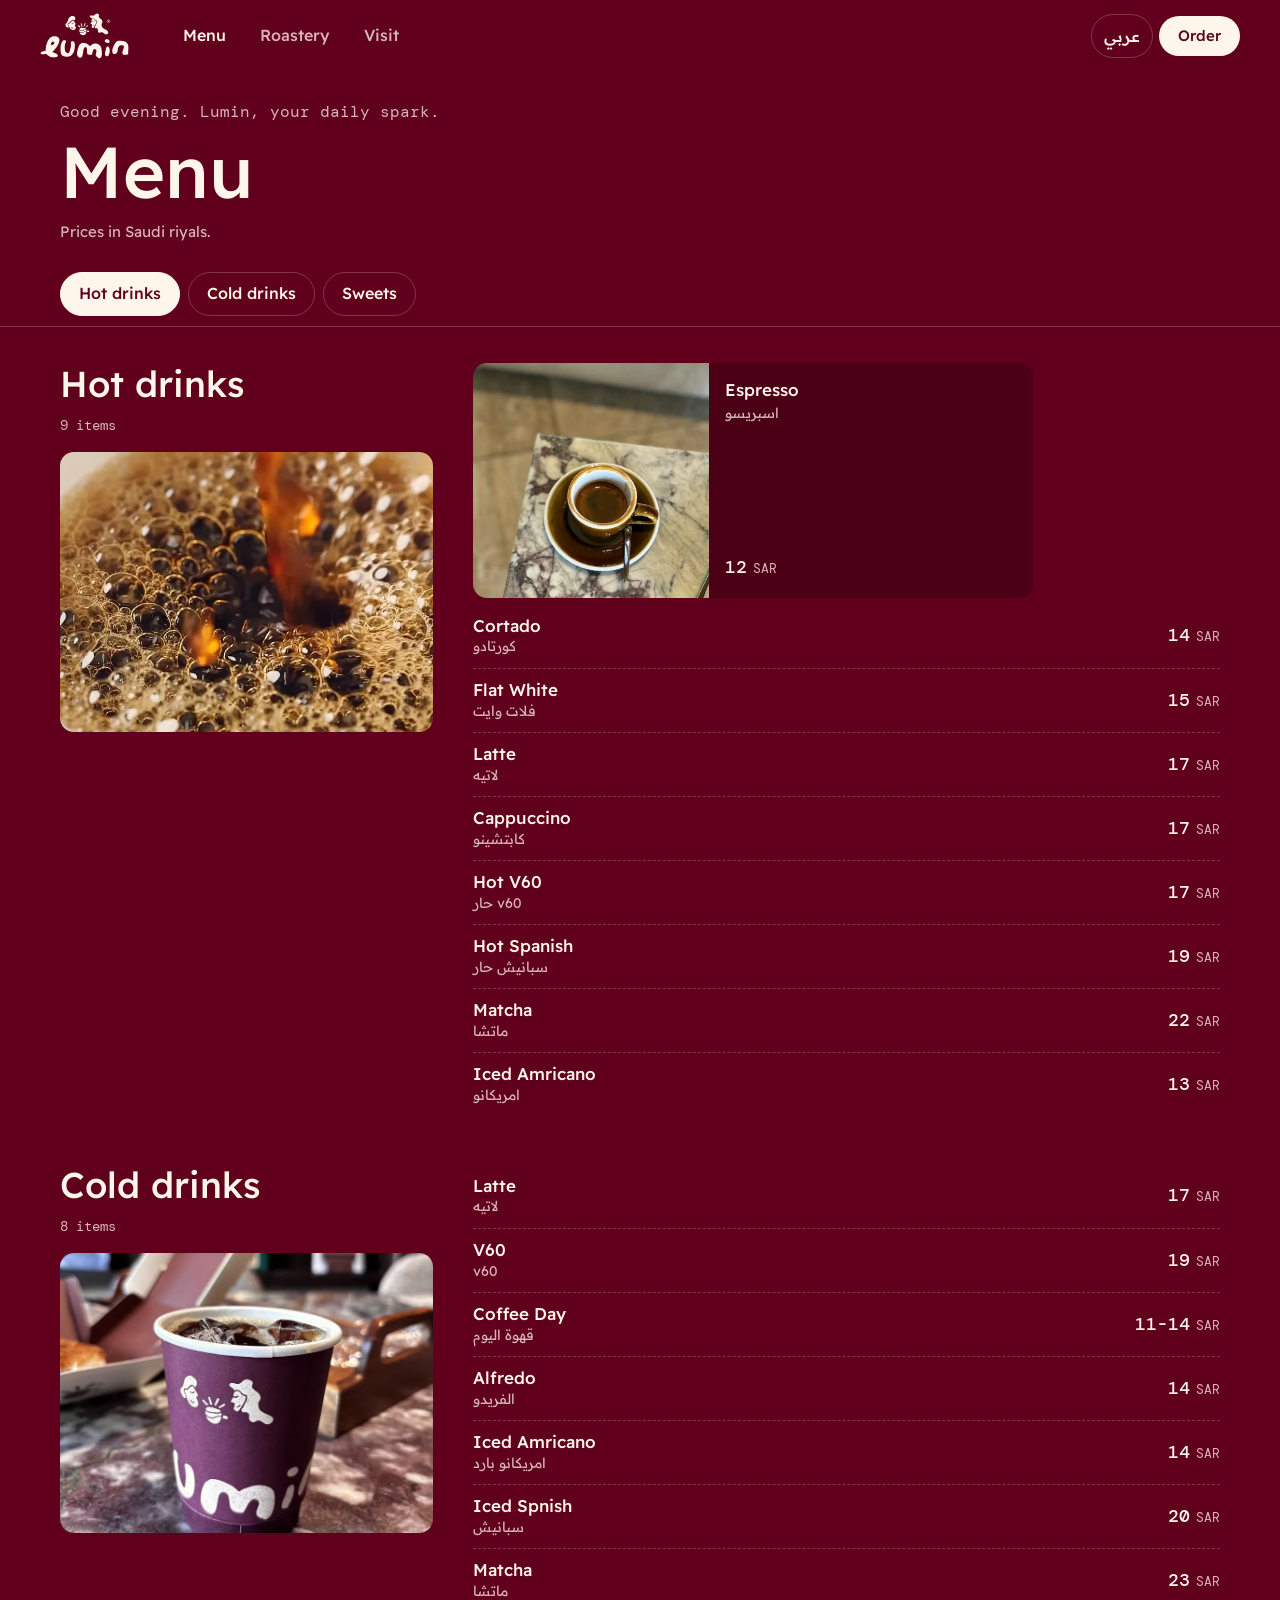
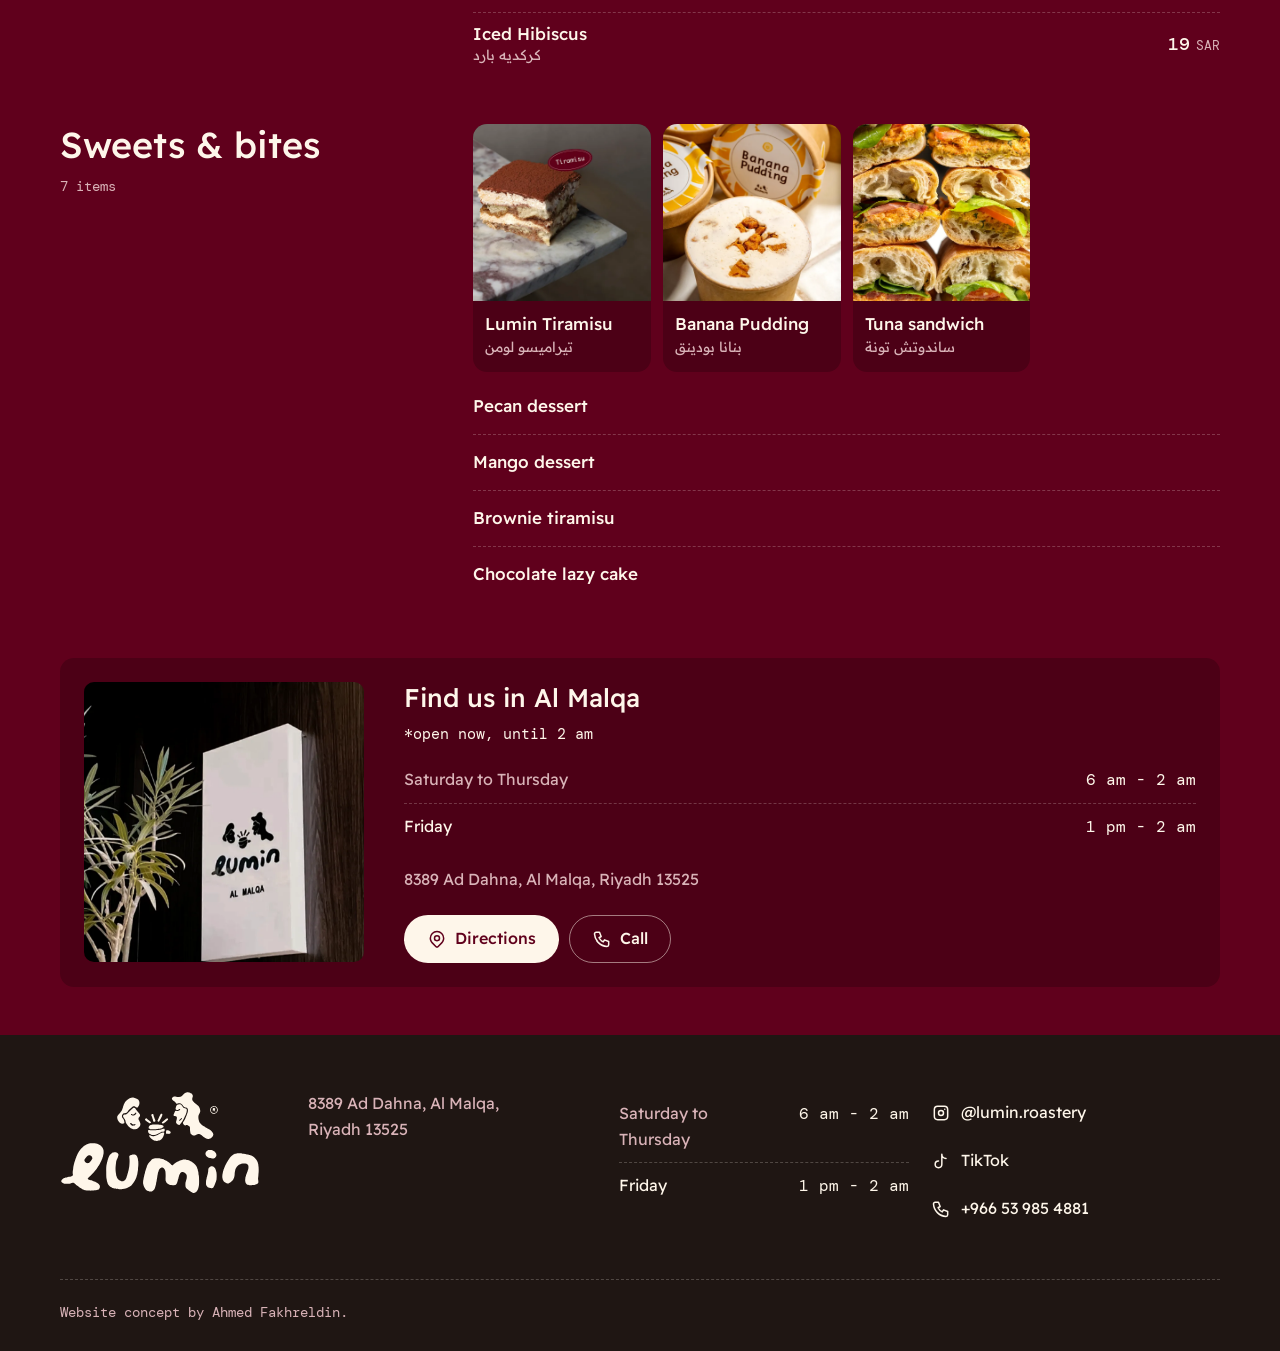
<file: menu.html>
<!doctype html>
<html lang="ar" dir="rtl">
<head>
<meta charset="utf-8">
<meta name="viewport" content="width=device-width,initial-scale=1,viewport-fit=cover">
<script>(function(){var d=document.documentElement,l;try{l=localStorage.getItem('lumin-lang')}catch(e){}
if(l!=='ar'&&l!=='en'){var n=(navigator.languages&&navigator.languages[0])||navigator.language||'';l=/^ar/i.test(n)?'ar':'en'}
d.lang=l;d.dir=l==='ar'?'rtl':'ltr';d.classList.add('fl');var done=false;function go(){if(done)return;done=true;d.classList.remove('fl')}
setTimeout(go,1200);try{var f=["500 1em 'Readex Pro'","400 1em 'DM Mono'","500 1em 'DM Mono'"];Promise.all(f.map(function(x){return document.fonts.load(x,'\u0644\u0648\u0645\u0646 lumin')})).then(go,go)}catch(e){go()}}())</script>
<style>html.fl body{opacity:0}body{transition:opacity .25s ease}</style>
<noscript><style>html.fl body{opacity:1}</style></noscript>
<link rel="preload" as="font" type="font/woff2" href="fonts/readex-latin.woff2" crossorigin>
<link rel="preload" as="font" type="font/woff2" href="fonts/readex-arabic.woff2" crossorigin>
<link rel="preload" as="font" type="font/woff2" href="fonts/dmmono-400-latin.woff2" crossorigin>
<link rel="preload" as="font" type="font/woff2" href="fonts/dmmono-500-latin.woff2" crossorigin>
<title>القائمة | محمصة لومن</title>
<meta name="description" content="قائمة لومن بالأسعار: المشروبات الحارة والباردة وقهوة اليوم، وأسماء الحلى.">
<meta name="theme-color" content="#60001C">
<meta property="og:type" content="website">
<meta property="og:title" content="Menu | Lumin Roastery">
<meta property="og:description" content="The Lumin menu with prices: hot and cold drinks, coffee of the day, and the sweets.">
<meta property="og:image" content="https://ahmedfakhr1.github.io/lumin-preview/img/og-card.jpg">
<meta property="og:image:width" content="1200">
<meta property="og:image:height" content="630">
<meta property="og:image:alt" content="Lumin Roastery, Al Malqa, Riyadh">
<meta property="og:site_name" content="Lumin Roastery">
<meta name="twitter:card" content="summary_large_image">
<meta name="twitter:title" content="Menu | Lumin Roastery">
<meta name="twitter:description" content="The Lumin menu with prices: hot and cold drinks, coffee of the day, and the sweets.">
<meta name="twitter:image" content="https://ahmedfakhr1.github.io/lumin-preview/img/og-card.jpg">
<link rel="icon" type="image/svg+xml" href="img/icon.svg">
<link rel="icon" type="image/png" sizes="32x32" href="img/favicon-32.png">
<link rel="apple-touch-icon" href="img/apple-touch-icon.png">
<link rel="stylesheet" href="fonts.css?v=c0cd7f0d">
<link rel="stylesheet" href="site.css?v=c48cd345">
<script src="app.js?v=37ed431e" defer></script>
</head>
<body class="menu" data-title-ar="القائمة | محمصة لومن" data-title-en="Menu | Lumin Roastery" data-desc-ar="قائمة لومن بالأسعار: المشروبات الحارة والباردة وقهوة اليوم، وأسماء الحلى." data-desc-en="The Lumin menu with prices: hot and cold drinks, coffee of the day, and the sweets.">
<svg class="sprite" width="0" height="0" aria-hidden="true" focusable="false"><defs><g id="lm"><path class="faces" d="M149.1 79.8C148.4 79.6 146.4 78.8 145.3 78.2C143.7 77.3 140.8 74.4 139.7 72.6C139.3 72.0 138.8 71.3 138.6 71.0C138.4 70.7 137.9 69.9 137.6 69.2C137.1 68.1 137.0 67.9 137.0 67.0C136.8 65.9 136.8 65.7 136.2 64.3C135.9 63.6 135.6 63.1 134.9 62.3C132.7 59.6 132.4 58.4 133.7 56.9C134.4 56.2 134.8 56.1 136.3 56.0L137.7 55.9L138.7 55.3C139.8 54.7 140.9 53.7 144.7 49.7C147.0 47.4 149.0 45.6 149.6 45.3C150.3 45.0 150.8 45.1 151.7 45.7C152.6 46.2 153.1 46.9 153.7 48.0C153.9 48.4 154.6 49.3 155.2 49.9C157.7 52.8 159.4 54.9 159.8 55.8C159.9 56.0 160.0 56.5 160.1 56.9C160.2 57.5 160.2 57.7 160.0 58.4C159.7 59.2 159.7 59.2 159.0 60.0C157.8 61.1 157.6 61.7 157.8 63.2C157.9 64.3 158.0 64.5 158.5 65.3C158.8 65.7 159.0 66.0 159.0 66.1C159.0 66.1 159.1 66.5 159.3 66.8C159.5 67.1 159.8 67.8 160.0 68.3C160.2 68.8 160.4 69.4 160.5 69.7C160.7 70.0 160.7 70.4 160.7 71.5L160.7 72.9L160.3 73.8C160.1 74.3 159.8 74.8 159.8 75.0C159.4 76.1 157.0 78.4 155.5 78.9C155.1 79.0 154.6 79.3 154.2 79.4C153.9 79.5 153.4 79.7 153.1 79.7C152.5 79.9 149.9 79.9 149.1 79.8ZM150.5 73.9C152.1 73.6 153.4 72.4 152.8 71.7C152.5 71.4 152.2 71.4 151.5 71.7C150.9 71.9 149.4 72.0 148.6 71.9C147.9 71.7 147.4 71.3 147.0 70.6C146.4 69.5 145.3 69.2 144.6 69.9C144.1 70.4 144.1 70.8 144.8 71.6C145.9 72.8 147.1 73.8 147.7 74.0C148.2 74.1 149.8 74.1 150.5 73.9ZM131.2 70.9C130.4 70.8 130.3 70.7 129.3 70.2C128.1 69.5 126.5 68.1 125.7 66.9C123.9 64.4 123.1 60.9 123.8 59.0C124.3 57.8 125.6 56.1 128.1 53.5C129.4 52.1 129.8 51.6 130.1 51.0C130.3 50.6 130.6 50.1 130.7 49.9C131.2 49.0 131.9 47.2 132.1 46.7C132.1 46.4 132.3 45.7 132.6 45.3C132.8 44.7 133.0 44.1 133.0 43.7C133.1 43.2 133.3 42.6 133.5 42.2C133.7 41.7 133.9 41.1 134.0 40.7C134.2 40.0 135.1 37.9 135.7 37.1C136.2 36.3 137.8 34.5 138.5 33.8C142.7 29.9 146.1 28.5 150.4 29.1C151.2 29.2 152.2 29.6 153.8 30.4C154.2 30.6 154.9 30.9 155.2 31.0C155.8 31.2 157.0 32.1 157.5 32.6C157.6 32.8 158.0 33.2 158.2 33.7C158.7 34.3 158.8 34.5 159.0 35.6C159.3 36.9 159.3 37.8 159.2 38.5C159.1 38.8 159.0 39.4 158.9 40.0C158.7 41.1 158.4 41.7 157.1 43.7C155.8 45.5 155.4 45.6 154.1 44.6C153.8 44.3 153.4 44.1 153.2 44.0C152.9 43.8 152.4 43.6 152.1 43.4C151.6 43.0 151.5 43.0 150.6 43.0C150.1 43.0 149.5 43.0 149.3 43.0C148.7 43.2 147.6 44.0 146.7 44.9C146.2 45.4 145.4 46.2 144.9 46.6C143.6 47.7 141.7 49.7 140.5 51.2C138.8 53.2 138.7 53.3 137.0 53.5C135.9 53.6 134.7 53.9 134.1 54.2C133.3 54.7 132.1 56.0 131.6 57.0C131.2 57.9 131.2 57.9 131.2 59.0C131.2 60.0 131.2 60.0 131.6 60.8C131.9 61.2 132.4 62.0 132.9 62.6C133.4 63.2 133.8 63.8 134.2 64.7C134.8 65.7 134.8 65.9 134.9 66.7C134.9 67.2 135.0 67.9 135.1 68.3C135.2 68.7 135.2 69.2 135.2 69.4C135.1 69.8 134.5 70.4 134.0 70.7C133.5 70.9 132.1 71.0 131.2 70.9ZM151.1 57.4C152.1 56.7 152.5 56.4 153.2 55.5C154.4 54.1 154.6 53.3 153.9 53.1C153.4 52.9 153.1 53.1 151.9 54.3C150.4 55.8 150.2 55.9 149.1 55.9C148.1 55.9 148.1 55.9 147.4 55.5C146.6 55.1 146.2 55.0 145.8 55.4C145.5 55.7 145.5 56.2 145.7 56.5C145.8 56.6 146.1 56.8 146.5 57.0C146.9 57.1 147.5 57.3 148.0 57.5C148.7 57.8 148.9 57.9 149.6 57.8C150.2 57.8 150.4 57.8 151.1 57.4ZM268.7 95.2C268.2 95.1 267.5 94.9 267.1 94.9C266.4 94.8 264.7 94.0 264.1 93.5C263.9 93.3 263.4 92.9 262.8 92.5C262.3 92.1 261.1 91.2 260.3 90.5C258.4 88.8 257.3 88.2 256.1 87.8C254.7 87.4 254.3 87.4 252.7 87.8C251.2 88.1 251.1 88.1 249.7 88.9C247.8 89.9 248.0 89.9 246.8 89.8L245.7 89.8L244.5 89.2C243.4 88.7 243.2 88.5 242.4 87.7C241.3 86.7 241.1 86.3 240.9 85.2C240.9 84.8 240.8 84.2 240.7 83.8C240.4 82.7 240.4 82.1 240.3 79.3C240.3 76.1 240.2 75.9 239.2 74.9C238.6 74.3 238.3 74.1 237.2 73.6C236.0 73.0 235.9 73.0 235.1 73.0C234.4 73.0 234.2 73.0 233.6 73.4C232.7 73.8 232.3 73.8 231.6 73.5C230.8 73.1 230.2 72.4 229.6 71.3C229.1 70.4 229.1 70.2 229.1 69.6C229.1 68.8 229.1 68.8 230.8 66.2C231.9 64.5 232.8 62.7 233.1 61.8C233.2 61.4 233.4 60.8 233.5 60.5C233.7 60.2 233.9 59.7 234.0 59.4C234.1 59.1 234.3 58.6 234.5 58.3C234.6 57.9 234.9 57.3 235.0 56.8C235.2 56.3 235.4 55.7 235.5 55.4C235.6 55.2 235.9 54.5 236.0 54.0C236.2 53.5 236.4 52.8 236.6 52.4C236.9 51.5 237.1 50.0 237.0 48.5C236.9 47.4 236.7 46.9 236.0 46.0C235.3 45.1 235.0 45.0 233.1 44.7C231.4 44.5 230.4 43.8 229.4 42.4C228.0 40.3 227.0 39.3 225.5 38.5C224.4 37.9 224.4 37.9 223.4 37.9C222.0 37.8 221.2 38.0 220.3 38.5C219.5 38.9 218.9 39.0 218.5 38.7C218.3 38.6 217.9 38.0 217.5 37.4C216.7 36.2 216.4 35.9 214.2 34.4C212.8 33.4 211.7 32.4 211.4 31.8C210.9 30.7 211.2 29.6 212.2 28.7C212.6 28.3 212.9 28.1 213.9 27.8C215.5 27.2 216.1 27.1 217.9 27.5C220.3 28.1 224.3 28.2 225.3 27.8C226.4 27.3 227.6 26.3 230.3 23.4C231.8 21.9 232.8 21.2 234.6 20.8C236.0 20.4 236.4 20.4 238.5 20.8C239.9 21.1 240.3 21.2 240.7 21.5C241.0 21.7 241.6 21.9 241.9 22.0C242.9 22.5 244.3 24.0 244.7 25.1C245.0 26.1 244.9 27.7 244.3 28.9C243.9 29.7 243.7 31.3 243.9 32.3C244.3 33.8 247.0 37.0 250.0 39.2C251.5 40.3 252.5 41.3 253.3 42.1C254.0 42.8 254.9 44.0 254.9 44.2C254.9 44.2 255.0 44.6 255.3 45.0C255.6 45.5 255.8 46.1 256.2 47.4C256.6 49.1 256.7 49.3 256.7 50.4C256.7 51.5 256.7 51.5 256.3 52.4C256.1 52.9 255.9 53.4 255.9 53.6C255.8 53.9 254.9 55.8 254.1 57.3C253.5 58.4 253.7 63.4 254.4 65.2C254.6 65.7 254.8 66.4 254.9 66.8C255.0 67.3 255.1 67.6 255.5 68.3C255.8 68.7 256.2 69.3 256.4 69.6C257.2 71.1 260.2 73.5 263.3 75.5C264.0 75.9 264.7 76.3 264.9 76.5C265.1 76.6 265.4 76.8 265.7 77.0C266.0 77.1 266.4 77.3 266.6 77.5C266.8 77.6 267.3 77.9 267.7 78.1C268.1 78.3 268.8 78.7 269.2 78.9C269.6 79.2 270.3 79.6 270.8 79.9C274.4 82.1 276.9 84.8 277.6 87.3C277.8 88.1 277.8 88.7 277.3 89.8C276.6 91.4 276.4 91.7 275.5 92.7C274.2 94.0 273.1 94.7 271.7 95.0C271.2 95.1 270.6 95.2 270.5 95.3C270.0 95.4 269.8 95.4 268.7 95.2ZM221.7 72.7C220.4 72.0 218.7 70.7 218.3 69.8C217.8 68.9 217.9 67.0 218.5 65.6C219.0 64.4 219.4 61.8 219.3 60.9C219.0 59.1 218.6 58.9 216.0 58.4C214.4 58.2 213.9 57.8 213.9 57.1C213.9 56.6 214.1 55.8 214.5 55.2C214.6 54.9 214.9 54.4 215.0 54.1C215.1 53.8 215.3 53.3 215.5 53.0C215.7 52.7 215.9 52.2 216.0 51.8C216.5 50.2 217.2 49.8 219.0 50.3C220.6 50.7 222.1 50.4 223.5 49.2C224.4 48.5 224.6 48.2 224.5 47.7C224.3 47.3 224.1 47.2 223.6 47.2C223.3 47.2 223.2 47.2 222.6 47.8C221.8 48.5 221.3 48.8 220.6 48.8C219.2 49.0 217.5 48.2 217.2 47.2C217.1 46.8 217.2 45.8 217.6 44.7C217.7 44.2 217.9 43.6 218.0 43.2C218.3 42.3 219.0 41.4 219.9 40.6C221.1 39.6 223.2 39.2 224.6 39.7C225.6 40.0 227.3 41.5 227.8 42.4C229.3 45.2 230.0 45.8 232.1 46.1C234.3 46.5 235.1 47.2 235.2 48.7C235.3 49.7 234.8 52.6 234.4 53.5C234.3 53.7 234.0 54.3 233.9 54.9C233.8 55.4 233.5 56.0 233.4 56.3C233.3 56.5 233.1 57.0 233.0 57.2C232.9 57.5 232.3 58.6 231.8 59.8C231.2 60.9 230.8 61.9 230.8 61.9C230.8 61.9 230.6 62.3 230.3 62.7C230.1 63.2 229.6 64.0 229.2 64.7C228.6 65.8 228.2 66.5 227.4 67.8C227.1 68.2 226.7 68.9 226.4 69.5C225.7 70.6 224.5 72.1 223.9 72.5C223.3 72.9 222.3 73.0 221.7 72.7ZM224.3 65.8C225.0 65.5 227.6 63.1 227.7 62.6C227.8 62.3 227.6 62.0 227.3 61.9C226.8 61.7 226.5 61.9 225.4 62.9C224.9 63.5 224.2 64.0 224.1 64.1C223.1 64.5 222.5 65.0 222.7 65.5C222.9 65.9 223.7 66.1 224.3 65.8Z"/><path class="cupb" d="M186.2 98.4C185.8 98.3 185.5 98.2 185.5 98.2C185.4 98.2 184.9 98.1 184.4 98.0C183.5 97.8 182.7 97.5 180.6 96.4C179.1 95.6 177.8 94.4 175.8 92.1C174.6 90.7 174.4 89.5 175.2 89.3C175.6 89.1 175.7 89.1 176.5 89.5C176.8 89.6 177.5 89.9 178.0 90.1C178.5 90.2 179.2 90.5 179.7 90.6C180.8 91.0 182.0 91.0 183.3 90.6C183.8 90.4 184.5 90.2 184.9 90.1C185.6 90.0 189.1 88.3 190.2 87.6C190.4 87.5 190.9 87.2 191.3 87.0C191.7 86.8 192.2 86.6 192.5 86.4C194.1 85.5 195.6 85.1 197.1 85.0C198.4 85.0 198.7 85.1 198.9 85.6C199.0 86.1 198.8 87.7 198.5 88.6C198.3 89.0 198.1 89.6 198.0 90.1C197.8 90.8 196.8 92.8 196.2 93.9C195.4 95.2 193.9 96.4 192.2 97.2C191.1 97.8 190.8 97.9 190.1 97.9C189.6 98.0 189.0 98.1 188.6 98.2C187.9 98.5 186.9 98.6 186.2 98.4ZM179.8 88.9C179.3 88.8 178.8 88.7 178.2 88.4C177.7 88.2 177.1 87.9 176.9 87.9C175.8 87.7 174.6 86.7 173.8 85.4C173.1 84.3 173.0 83.8 173.1 82.6C173.1 81.7 173.3 81.1 173.6 81.0C174.0 80.9 175.2 81.0 176.6 81.2C178.0 81.5 178.2 81.5 180.7 81.4C182.1 81.4 184.2 81.3 185.4 81.2C186.5 81.1 188.2 81.0 189.2 81.0C190.6 80.9 191.0 80.8 191.8 80.6C192.4 80.4 193.3 80.2 194.0 80.0C194.7 79.9 195.6 79.7 196.1 79.5C197.4 79.0 198.7 78.7 199.1 78.8C199.6 79.0 199.6 79.3 199.7 81.0C199.7 83.4 199.5 83.5 195.7 83.9C194.6 83.9 194.5 84.0 193.5 84.5C191.8 85.3 190.0 86.2 189.7 86.4C189.6 86.5 189.2 86.7 188.9 86.8C188.6 86.9 188.0 87.2 187.7 87.4C187.4 87.6 186.8 87.9 186.4 88.0C186.0 88.1 185.4 88.4 185.0 88.5C183.9 88.9 181.7 89.1 179.8 88.9ZM204.6 87.0C204.4 87.0 203.9 87.0 203.6 87.0C202.7 87.0 202.2 86.8 201.9 86.5C201.8 86.2 201.7 86.1 201.8 85.5C201.8 85.1 201.9 84.2 201.9 83.6C202.1 81.6 202.2 81.5 204.0 81.5C204.9 81.5 205.2 81.5 205.9 81.7C206.3 81.8 206.7 82.0 206.8 82.0C207.3 82.0 208.7 83.1 209.1 83.9C209.6 84.8 209.5 85.3 208.8 86.1C208.3 86.7 208.1 86.8 206.8 87.0C205.7 87.2 205.2 87.2 204.6 87.0ZM176.5 79.7C176.0 79.5 174.6 78.8 174.4 78.6C174.0 78.1 173.9 77.0 174.1 76.1C174.5 74.9 176.0 73.3 177.2 72.9C177.7 72.7 178.3 72.5 178.7 72.4C179.7 72.0 181.7 71.9 185.4 72.0C189.1 72.1 190.5 72.2 191.7 72.5C192.2 72.6 193.2 72.8 194.0 72.9C195.4 73.2 195.8 73.3 196.8 73.8C197.8 74.3 198.1 74.9 197.9 75.9C197.6 76.7 196.3 77.6 194.8 78.0C194.4 78.1 193.8 78.3 193.4 78.4C192.7 78.6 190.9 79.0 190.2 79.0C189.8 79.0 187.0 79.4 185.9 79.6C185.2 79.7 177.1 79.8 176.5 79.7Z"/><g class="rays"><path class="ray r0" style="opacity:var(--ray-o,1)" d="M175.0 70.0C174.8 69.9 174.2 69.5 173.7 69.0C173.2 68.6 172.6 68.1 172.3 67.9C170.8 67.0 169.0 65.6 168.4 64.8C168.0 64.2 168.0 63.7 168.5 63.1C169.4 62.1 170.1 61.9 170.8 62.4C171.0 62.6 171.6 63.1 172.2 63.7C173.1 64.6 173.8 65.1 176.6 67.1C177.3 67.6 178.0 68.3 178.0 68.5C178.0 68.9 177.1 69.7 176.2 70.1C175.6 70.3 175.4 70.3 175.0 70.0Z"/><path class="ray r1" style="opacity:var(--ray-o,1)" d="M182.0 67.6C181.4 67.3 181.1 66.6 181.0 65.1C181.0 64.6 180.8 64.1 180.6 63.5C180.3 63.0 180.1 62.3 180.0 61.9C180.0 61.5 179.8 60.9 179.5 60.4C179.3 59.9 179.0 59.3 179.0 59.0C178.9 58.8 178.7 58.2 178.5 57.9C178.1 57.1 178.1 56.7 178.5 56.1C178.9 55.4 179.4 55.1 180.0 55.1C181.2 55.0 181.7 55.6 181.9 57.3C182.0 58.2 182.1 58.6 182.4 59.1C182.6 59.5 182.8 60.1 182.9 60.5C183.0 60.9 183.2 61.5 183.4 62.0C183.6 62.4 183.8 62.9 183.9 63.2C183.9 63.4 184.2 64.1 184.4 64.6C185.2 66.4 185.0 67.2 183.7 67.6C182.9 67.8 182.4 67.8 182.0 67.6Z"/><path class="ray r2" style="opacity:var(--ray-o,1)" d="M189.1 67.2C188.1 66.7 187.9 66.2 188.5 65.3C188.7 65.0 188.9 64.6 189.0 64.3C189.1 64.0 189.3 63.6 189.5 63.2C189.7 62.9 189.9 62.4 190.0 62.1C190.1 61.8 190.3 61.3 190.5 60.9C190.7 60.6 190.9 60.0 191.0 59.8C191.1 59.5 191.3 59.1 191.4 58.8C191.6 58.5 191.8 58.0 192.0 57.6C192.2 56.7 193.0 55.5 193.4 55.1C193.9 54.7 194.5 54.6 195.2 55.0C196.3 55.5 196.3 56.8 195.3 58.9C194.1 61.5 193.6 62.4 193.3 62.8C193.2 63.0 192.9 63.5 192.8 63.8C192.1 65.3 191.3 66.6 190.8 67.1C190.3 67.7 189.9 67.7 189.1 67.2Z"/><path class="ray r3" style="opacity:var(--ray-o,1)" d="M196.2 70.4C195.0 69.8 194.8 68.8 195.9 68.1C197.0 67.4 201.5 63.7 202.2 63.0C203.2 61.9 204.2 61.9 204.8 63.0C204.9 63.4 205.1 63.8 205.1 64.0C205.2 64.6 205.0 64.8 201.9 67.1C199.9 68.6 198.6 69.6 198.1 70.0C197.2 70.7 196.9 70.8 196.2 70.4Z"/></g><path class="reg" d="M277.5 54.8C276.9 54.6 275.5 53.9 275.0 53.5C274.6 53.2 273.6 52.1 273.3 51.6C273.0 51.1 272.5 49.3 272.5 48.5C272.6 47.2 273.2 45.6 274.1 44.6C275.0 43.6 275.8 43.1 277.2 42.8C278.5 42.5 278.9 42.5 279.6 42.7C279.9 42.8 280.4 42.9 280.7 43.0C281.1 43.0 281.4 43.2 282.1 43.8C283.3 44.7 283.7 45.1 284.3 46.4L284.8 47.4L284.8 48.7L284.8 50.0L284.2 51.2C283.4 52.8 282.8 53.4 281.2 54.2L280.0 54.8L279.0 54.8C278.4 54.8 277.7 54.8 277.5 54.8ZM279.8 53.5C281.8 52.9 282.7 52.2 283.3 50.4C283.8 48.8 283.8 48.0 283.1 46.6C282.6 45.7 281.6 44.5 280.8 44.2C279.2 43.4 277.0 43.7 275.7 44.7C274.2 46.0 273.8 46.8 273.8 48.8C273.8 50.0 273.8 50.0 274.1 50.7C274.6 51.7 275.6 52.7 276.6 53.1C277.9 53.7 278.5 53.8 279.8 53.5ZM279.9 51.1C279.8 50.9 279.5 50.5 279.3 50.2C278.6 49.1 278.0 49.2 277.7 50.4C277.6 50.9 277.6 51.0 277.3 51.0C276.9 51.1 276.9 50.8 276.8 48.6C276.8 46.3 276.9 46.2 277.5 45.9C277.9 45.7 279.2 45.7 279.8 46.0C280.7 46.4 281.0 47.2 280.4 48.1C280.2 48.4 280.1 48.7 280.1 49.0C280.0 49.5 280.1 49.5 280.4 50.0C280.9 50.6 281.0 50.9 280.9 51.2C280.8 51.5 280.3 51.4 279.9 51.1Z"/><path class="word" d="M245.4 181.8C244.7 181.6 241.6 179.8 241.0 179.4C240.9 179.3 240.5 179.0 240.2 178.9C239.4 178.5 237.9 177.4 236.3 176.0C235.1 175.0 233.6 173.1 233.2 171.8C232.8 170.9 232.9 166.3 233.2 164.7C233.3 164.2 233.5 163.6 233.6 163.3C233.8 163.0 233.9 162.3 234.0 161.8C234.1 161.3 234.4 160.6 234.5 160.3C235.2 158.5 235.4 154.8 234.9 153.1C234.4 151.5 232.5 149.7 230.1 148.7C228.2 147.9 227.8 147.9 226.4 148.8C225.3 149.5 224.2 150.7 223.8 151.8C223.7 152.2 223.5 152.6 223.3 152.8C223.2 153.0 223.0 153.6 222.8 154.1C222.7 154.7 222.5 155.4 222.3 155.7C222.2 156.0 222.0 156.8 221.9 157.3C221.8 158.0 221.6 158.7 221.4 159.3C221.1 160.0 220.9 160.6 220.9 161.2C220.8 161.8 220.7 162.4 220.4 163.0C220.2 163.5 220.0 164.3 219.9 164.7C219.7 165.9 218.7 167.7 218.0 168.4C216.8 169.5 215.7 169.6 209.9 169.0C208.0 168.8 207.9 168.8 207.3 168.5C207.0 168.3 206.4 168.1 206.0 168.0C204.3 167.4 202.3 165.5 202.0 164.0C201.9 163.7 201.7 163.2 201.5 162.8C201.1 161.8 201.0 160.4 201.2 155.9C201.3 150.8 201.1 147.7 200.6 146.3C200.4 145.9 200.2 145.3 200.0 144.9C199.9 144.5 199.7 144.0 199.2 143.5C198.5 142.5 198.1 142.1 197.1 141.6C196.4 141.1 196.3 141.1 195.6 141.1C194.9 141.1 194.8 141.1 194.0 141.6C192.2 142.5 190.4 144.8 189.9 146.9C189.7 147.4 189.5 148.0 189.4 148.4C189.1 149.0 189.0 149.3 188.7 151.2C188.7 151.6 188.5 152.4 188.3 152.9C188.1 153.5 188.0 154.2 187.9 155.3C187.8 156.1 187.6 157.5 187.4 158.6C187.2 159.6 186.9 161.0 186.9 161.7C186.8 162.6 186.6 163.4 186.4 164.3C186.0 165.8 186.0 165.8 185.9 167.2C185.8 167.9 185.6 168.5 185.4 169.4C185.1 170.0 184.9 170.8 184.9 171.2C184.8 171.6 184.6 172.3 184.4 172.8C184.2 173.2 184.0 173.9 183.9 174.2C183.7 175.1 182.8 176.5 182.1 177.3C181.1 178.3 180.5 178.7 179.6 179.0C179.2 179.1 178.6 179.3 178.4 179.4C178.1 179.6 177.8 179.6 176.6 179.6L175.2 179.7L174.4 179.3C173.9 179.1 173.3 178.9 173.1 178.9C172.9 178.9 172.5 178.7 172.3 178.5C172.0 178.3 171.5 178.0 171.2 177.8C170.5 177.4 169.6 176.6 169.0 175.8C168.1 174.7 167.2 173.2 167.1 172.8C167.0 172.6 166.8 172.1 166.5 171.7C166.3 171.2 166.1 170.5 165.9 169.9C165.8 169.3 165.6 168.5 165.5 168.2C165.1 167.3 165.0 166.2 165.1 164.2C165.1 163.1 165.2 162.1 165.3 162.0C165.4 161.3 165.9 159.1 166.0 157.9C166.1 157.2 166.3 156.3 166.5 155.7C166.7 155.1 166.9 154.1 167.0 153.5C167.2 152.4 167.3 152.0 167.7 151.0C167.8 150.6 168.0 150.0 168.1 149.4C168.1 148.7 168.2 148.2 168.5 147.6C168.7 147.2 168.9 146.3 169.0 145.8C169.2 145.2 169.4 144.5 169.5 144.3C169.6 144.0 169.9 143.3 170.0 142.8C170.1 142.3 170.3 141.6 170.5 141.3C170.7 140.9 170.9 140.3 171.0 139.8C171.1 139.4 171.3 138.7 171.5 138.4C171.7 138.0 171.9 137.5 172.0 137.2C172.1 136.9 172.3 136.4 172.5 136.1C172.7 135.8 173.0 135.2 173.1 134.9C173.4 134.3 174.1 133.5 177.4 130.1C179.2 128.3 180.3 127.5 181.0 127.2C181.2 127.1 182.0 126.9 182.8 126.6L184.2 126.1L187.1 126.1C190.3 126.0 191.4 126.1 192.7 126.5C193.1 126.7 194.0 126.9 194.6 127.0C195.2 127.1 196.0 127.4 196.4 127.5C196.8 127.7 197.3 127.9 197.6 128.0C197.9 128.0 198.4 128.2 198.8 128.5C199.2 128.7 199.7 128.9 199.9 129.0C200.4 129.1 202.4 130.1 202.8 130.4C203.0 130.5 203.3 130.7 203.6 130.9C204.2 131.2 205.4 132.0 207.6 133.8C208.0 134.1 208.8 134.9 209.4 135.5C211.0 137.4 211.6 137.8 212.3 137.6C212.4 137.6 213.1 136.9 213.9 136.2C215.6 134.4 216.6 133.7 220.0 131.8C220.7 131.5 221.5 131.1 221.7 131.0C222.0 130.8 222.5 130.6 222.8 130.5C223.2 130.3 223.7 130.1 224.1 130.0C224.4 129.9 225.0 129.7 225.3 129.5C225.8 129.3 226.2 129.1 226.9 129.0C227.4 128.9 228.1 128.7 228.5 128.5C229.2 128.3 229.3 128.3 231.2 128.3C233.0 128.3 233.2 128.3 234.2 128.6C234.7 128.7 235.7 128.9 236.3 129.0C237.1 129.1 237.6 129.2 238.1 129.5C238.6 129.7 239.2 129.9 239.5 130.0C239.8 130.1 240.3 130.3 240.6 130.5C240.8 130.6 241.3 130.9 241.7 131.0C242.3 131.3 242.7 131.6 244.7 133.0C247.0 134.5 248.3 135.9 250.0 138.4C251.0 140.0 251.7 141.3 251.9 142.1C252.0 142.4 252.2 143.0 252.4 143.4C252.6 144.0 252.8 144.6 252.9 145.3C253.0 145.9 253.2 146.8 253.3 147.2C253.7 148.3 253.8 149.6 253.9 151.1C254.0 152.0 254.0 152.6 254.2 153.2C254.7 154.6 254.9 157.4 254.9 163.0C254.9 168.3 254.7 170.0 254.3 171.4C254.1 171.7 254.0 172.5 253.9 173.1C253.8 173.8 253.7 174.4 253.4 174.9C253.3 175.3 253.0 175.9 252.9 176.2C252.5 177.4 251.2 179.2 250.0 180.3C248.7 181.4 246.5 182.1 245.4 181.8ZM79.2 178.1C78.7 178.0 77.8 178.0 77.2 178.0C75.4 178.0 73.7 177.8 72.8 177.6C72.4 177.4 71.6 177.2 70.9 177.1C69.8 176.7 67.7 175.9 67.1 175.4C66.9 175.2 66.5 175.0 66.2 174.9C65.9 174.8 65.3 174.4 64.8 174.1C64.2 173.7 63.4 173.2 62.9 172.8C62.5 172.5 61.5 171.8 60.8 171.2C60.1 170.6 59.3 169.9 59.1 169.8C58.5 169.3 56.7 167.8 55.4 166.6C54.0 165.2 53.6 165.1 52.6 165.6C52.4 165.7 51.7 165.8 51.1 165.9C50.5 166.0 49.9 166.1 49.7 166.1C48.5 166.6 46.2 167.0 44.5 167.0C44.0 167.0 43.2 167.0 42.8 167.1C42.1 167.2 41.8 167.2 41.2 167.1C40.8 167.0 40.1 166.9 39.7 166.9C39.0 166.8 38.8 166.8 37.1 166.1C35.9 165.7 34.6 164.8 34.3 164.3C34.0 163.9 33.9 163.1 34.0 162.3C34.4 160.8 36.7 158.6 38.6 158.0C39.0 157.8 39.7 157.6 40.0 157.4C40.4 157.2 41.1 157.1 41.8 157.0C42.4 156.9 43.3 156.8 43.6 156.6C44.4 156.4 45.1 156.2 47.0 156.0C47.9 155.9 48.5 155.7 49.5 155.4C51.2 154.8 51.3 154.8 51.8 154.2C52.7 153.3 52.8 152.7 52.4 151.3C52.1 150.2 52.2 146.7 52.6 145.3C52.8 144.6 52.9 143.9 53.0 142.7C53.1 140.7 53.3 139.6 53.6 138.4C53.8 137.8 54.0 137.0 54.0 136.5C54.1 135.9 54.3 135.3 54.4 135.0C54.7 134.0 55.0 133.0 55.1 132.4C55.2 132.1 55.4 131.5 55.6 131.2C55.7 130.8 55.9 130.1 56.0 129.7C56.1 129.2 56.3 128.6 56.5 128.2C56.7 127.8 56.9 127.2 57.0 126.7C57.1 126.2 57.3 125.7 57.5 125.3C57.7 125.0 57.9 124.4 58.0 124.1C58.1 123.7 58.3 123.1 58.5 122.7C58.8 122.2 59.0 121.8 59.0 121.7C59.1 121.2 60.9 117.7 61.4 117.0C61.6 116.6 61.9 116.1 62.1 115.8C62.5 115.1 63.6 113.5 64.6 112.2C66.0 110.3 69.4 107.0 71.5 105.7C72.3 105.2 74.2 104.1 74.3 104.1C74.3 104.1 74.8 103.9 75.3 103.6C75.9 103.4 76.6 103.1 77.0 103.0C77.4 102.9 78.0 102.7 78.4 102.6C79.4 102.1 80.0 102.0 83.0 102.0C86.9 101.9 88.5 102.0 90.1 102.5C90.8 102.8 91.5 103.0 91.7 103.0C92.2 103.1 94.3 104.1 94.9 104.5C95.1 104.6 95.5 104.8 95.8 105.0C97.8 106.0 100.3 109.0 100.9 111.1C101.1 111.6 101.2 112.1 101.3 112.3C101.7 113.1 101.8 113.8 101.8 116.1C101.8 118.5 101.7 119.5 101.3 120.7C101.2 121.1 101.0 121.9 100.9 122.5C100.8 123.3 100.6 123.8 100.4 124.4C100.2 124.8 100.0 125.5 99.9 125.9C99.8 126.3 99.6 126.9 99.5 127.2C99.3 127.5 99.1 128.0 99.0 128.4C98.8 128.9 98.4 129.7 97.6 131.4C97.4 131.7 97.2 132.1 97.1 132.4C97.0 132.7 96.7 133.1 96.6 133.3C96.5 133.5 96.2 134.1 96.0 134.6C95.3 135.8 93.9 138.3 93.5 138.8C93.3 139.0 92.9 139.6 92.5 140.2C92.2 140.8 91.7 141.5 91.5 141.7C91.3 142.0 90.8 142.7 90.4 143.4C89.9 144.0 89.2 145.0 88.7 145.6C88.1 146.2 87.4 147.1 87.1 147.6C85.3 149.9 81.9 153.4 79.0 156.0C76.8 157.9 76.4 158.6 76.5 159.3C76.6 159.9 78.1 160.7 79.6 161.0C80.9 161.2 80.9 161.2 81.8 161.6C82.1 161.7 82.8 161.9 83.3 162.0C83.7 162.1 84.4 162.3 84.7 162.5C85.0 162.6 85.6 162.9 86.0 163.0C86.4 163.1 87.0 163.3 87.3 163.5C87.7 163.7 88.2 163.9 88.5 164.0C88.8 164.1 89.2 164.3 89.5 164.5C89.8 164.6 90.2 164.9 90.6 165.1C93.0 166.3 95.3 168.7 95.8 170.4C95.8 170.7 95.9 171.3 95.8 171.9L95.8 173.0L95.2 174.2C94.3 175.9 93.5 176.6 92.0 176.9C91.6 177.0 91.0 177.2 90.6 177.3C89.5 177.7 88.4 177.9 85.7 178.0C84.3 178.0 83.0 178.1 82.8 178.1C82.1 178.3 80.1 178.3 79.2 178.1ZM127.1 175.8C123.9 175.8 123.0 175.7 122.2 175.3C121.8 175.1 121.3 175.0 120.6 174.9C119.3 174.8 119.0 174.8 118.2 174.4C117.8 174.3 117.1 174.1 116.7 173.9C116.3 173.8 115.6 173.6 115.2 173.4C114.8 173.2 114.3 172.9 114.2 172.9C113.2 172.5 110.9 170.5 109.8 169.1C109.0 168.2 108.2 166.4 108.0 165.3C107.8 164.9 107.7 164.4 107.7 164.2C107.4 163.7 107.1 162.8 107.0 161.7C106.9 161.1 106.7 159.9 106.5 159.1C106.1 156.8 106.0 154.8 106.0 148.2C106.0 140.4 106.1 138.9 106.7 136.0C106.9 135.5 107.0 134.6 107.1 134.0C107.2 133.3 107.3 132.6 107.5 132.2C107.7 131.7 107.9 131.0 108.0 130.5C108.1 130.0 108.3 129.2 108.5 128.8C108.7 128.3 108.9 127.6 109.0 127.2C109.1 126.8 109.3 126.1 109.5 125.6C109.8 125.1 110.0 124.5 110.1 124.3C110.2 123.8 111.4 121.5 111.9 120.8C112.5 119.9 114.3 118.2 115.2 117.6C115.8 117.2 116.1 117.1 117.5 116.8C119.2 116.4 119.8 116.4 120.8 116.6C121.2 116.7 121.9 116.8 122.4 117.0C123.8 117.2 124.6 117.9 125.3 119.2C125.8 120.0 125.7 121.2 125.2 122.7C125.0 123.2 124.8 123.9 124.8 124.1C124.8 124.3 124.6 124.6 124.5 124.9C124.4 125.2 124.1 125.7 124.0 126.2C123.8 126.6 123.5 127.2 123.3 127.6C123.1 128.0 122.9 128.5 122.9 128.8C122.8 129.0 122.6 129.4 122.4 129.7C122.1 130.4 121.9 131.2 121.8 132.5C121.8 133.1 121.7 133.9 121.6 134.5C121.5 135.0 121.4 136.2 121.3 137.2C121.2 138.2 121.1 139.6 121.0 140.4C120.8 143.3 121.0 147.8 121.6 150.6C121.7 151.2 121.8 152.1 121.9 152.6C121.9 153.4 122.1 153.9 122.4 154.7C122.6 155.3 122.9 156.0 122.9 156.2C122.9 156.3 123.2 156.9 123.4 157.4C124.7 159.7 125.9 160.8 128.9 162.3L130.1 163.0L131.6 162.9L133.2 162.9L134.3 162.3C135.5 161.7 136.5 161.0 136.8 160.3C137.0 160.1 137.3 159.6 137.5 159.2C137.7 158.9 138.0 158.2 138.1 157.8C138.2 157.4 138.4 156.8 138.6 156.5C138.7 156.1 138.9 155.5 139.0 155.0C139.2 154.6 139.4 153.9 139.6 153.5C139.7 153.1 139.9 152.4 140.0 151.9C140.1 151.5 140.3 150.8 140.5 150.3C140.7 149.8 140.9 149.2 141.0 148.5C141.1 148.0 141.3 147.2 141.4 146.7C141.6 146.2 141.8 145.3 142.0 144.6C142.3 142.5 142.4 142.2 142.6 141.4C142.8 140.8 142.9 140.4 143.0 138.8C143.1 137.8 143.2 135.9 143.3 134.8C143.5 132.3 143.5 128.3 143.2 126.6C142.9 124.7 142.9 123.1 143.1 122.6C143.4 122.0 144.4 121.4 145.6 121.0C146.2 120.9 146.9 120.6 147.2 120.5C148.3 120.0 150.5 119.9 151.6 120.2C152.3 120.4 153.3 121.0 153.9 121.6C154.5 122.1 155.5 123.6 155.8 124.3C155.9 124.6 156.1 125.2 156.3 125.6C156.7 126.7 156.8 127.2 156.9 128.8C157.0 129.5 157.1 130.5 157.3 131.0C157.5 131.9 157.5 132.1 157.5 135.1C157.5 138.1 157.5 138.4 157.2 139.9C157.0 141.0 157.0 141.9 157.0 142.7C157.0 145.0 156.7 146.9 156.2 148.9C156.1 149.3 156.0 150.2 155.9 151.0C155.7 151.8 155.6 152.6 155.4 153.1C155.2 153.5 155.0 154.2 154.9 154.7C154.8 155.2 154.6 155.9 154.5 156.2C154.3 156.5 154.1 157.1 153.9 157.7C153.5 158.8 152.9 160.3 152.6 160.8C152.5 161.0 152.2 161.6 152.0 162.0C150.6 164.7 148.9 167.0 146.9 169.0C146.2 169.7 145.3 170.5 145.0 170.7C144.7 170.8 144.2 171.2 143.9 171.4C143.6 171.6 143.2 172.0 142.9 172.1C142.4 172.5 139.6 174.0 139.4 174.0C139.3 174.0 138.8 174.1 138.3 174.3C137.6 174.6 137.1 174.8 136.3 174.9C135.6 175.0 134.9 175.2 134.6 175.3C134.2 175.4 133.7 175.6 133.3 175.6C132.7 175.7 130.0 176.0 129.9 175.9C129.8 175.9 128.6 175.9 127.1 175.8ZM274.4 174.2C274.1 174.1 273.5 174.0 272.9 173.9C271.6 173.8 271.3 173.7 269.9 173.1C268.4 172.3 267.7 171.7 266.9 170.2C266.0 168.8 266.0 168.8 266.0 165.4C266.0 162.1 266.1 161.3 266.6 159.7C266.8 159.1 267.0 158.2 267.0 157.7C267.1 157.0 267.3 156.5 267.5 155.9C267.7 155.4 267.9 154.7 268.0 154.0C268.1 153.5 268.3 152.6 268.5 152.2C268.9 151.1 268.9 150.7 269.1 149.2C269.2 148.5 269.3 147.7 269.4 147.4C269.4 147.1 269.5 146.3 269.5 145.6C269.5 142.7 270.6 140.8 273.3 139.6C274.1 139.3 274.3 139.2 275.1 139.2C276.6 139.1 278.1 139.7 279.3 140.9C280.0 141.6 280.9 142.7 280.9 143.1C280.9 143.1 281.1 143.6 281.3 144.1C281.6 144.7 281.8 145.3 281.9 145.7C281.9 146.1 282.1 146.9 282.3 147.4C282.7 148.7 282.8 149.3 283.0 151.7C283.1 154.2 283.1 155.8 282.9 158.6C282.8 160.9 282.8 160.9 282.4 161.7C282.2 162.2 282.0 162.9 281.9 163.3C281.8 163.8 281.6 164.3 281.4 164.6C281.2 165.0 281.0 165.6 280.9 166.0C280.8 166.5 280.5 167.1 280.4 167.4C280.2 167.7 280.0 168.2 279.9 168.6C279.8 169.0 279.5 169.5 279.4 169.7C279.2 170.0 279.0 170.4 278.9 170.7C278.6 171.6 277.7 173.4 277.4 173.7C277.0 173.9 275.6 174.4 275.2 174.3C275.0 174.3 274.6 174.3 274.4 174.2ZM336.7 169.5C336.1 169.4 332.9 168.9 332.6 168.7C332.1 168.6 330.9 167.6 330.5 167.0C329.9 166.2 329.2 164.8 329.1 164.1C328.7 161.5 328.6 161.2 328.8 160.4C328.8 160.0 328.9 159.0 329.0 158.2C329.1 156.9 329.2 156.5 329.4 156.0C329.8 155.1 329.9 154.8 330.1 153.9C330.1 153.5 330.3 152.9 330.5 152.4C330.7 152.0 330.9 151.4 331.0 151.1C331.1 150.7 331.3 150.1 331.5 149.7C331.7 149.3 331.9 148.7 332.0 148.3C332.2 147.9 332.4 147.3 332.6 147.0C332.7 146.6 332.9 146.0 333.0 145.6C333.1 145.2 333.3 144.5 333.5 144.1C333.9 143.1 334.0 142.6 334.0 140.3C334.0 138.2 334.0 138.2 333.7 137.7C333.4 136.9 332.8 136.2 332.2 135.9C331.9 135.7 331.5 135.5 331.4 135.4C330.7 135.0 330.4 134.9 327.6 134.6C326.3 134.4 325.0 134.5 322.6 135.0C322.0 135.1 320.0 136.0 318.8 136.8C317.7 137.4 315.3 139.8 314.6 141.1C314.3 141.5 314.1 142.0 314.1 142.0C314.1 142.0 313.8 142.6 313.5 143.2C313.0 144.2 312.9 144.6 312.8 145.6C312.6 146.3 312.4 147.4 312.3 148.0C312.1 148.9 312.0 149.7 311.9 152.0C311.7 154.4 311.6 154.9 311.4 155.5C311.3 155.9 311.1 156.6 311.0 157.2C310.8 157.7 310.6 158.3 310.4 158.7C310.2 159.0 309.9 159.5 309.8 159.9C309.4 160.7 309.0 161.2 308.0 162.4C306.2 164.3 304.5 165.5 302.6 166.2C301.7 166.6 301.6 166.6 300.7 166.5C298.6 166.4 296.4 165.4 295.0 164.0C294.5 163.5 293.6 162.1 293.2 161.2C292.9 160.6 292.4 158.5 292.2 157.5C291.9 155.7 292.1 152.2 292.7 150.4C292.8 149.9 293.0 149.1 293.0 148.5C293.1 147.8 293.3 147.3 293.5 146.7C293.7 146.2 293.9 145.5 294.0 145.1C294.1 144.6 294.3 144.0 294.5 143.6C294.7 143.2 294.9 142.6 295.0 142.3C295.1 142.0 295.3 141.5 295.5 141.1C295.7 140.8 295.9 140.3 296.0 140.0C296.2 139.1 297.5 136.5 298.9 133.9C299.2 133.4 299.6 132.6 299.8 132.3C299.9 132.0 300.3 131.3 300.6 130.9C300.9 130.5 301.3 129.8 301.5 129.5C301.7 129.2 302.1 128.6 302.3 128.2C302.6 127.8 303.1 127.1 303.4 126.6C304.2 125.5 305.2 124.2 306.8 122.7C308.4 121.1 309.3 120.5 310.9 119.7C312.0 119.1 312.2 119.1 313.0 119.0C313.4 119.0 314.3 118.8 315.0 118.6L316.1 118.3L319.2 118.3C322.3 118.3 322.3 118.3 323.4 118.6C324.3 118.8 324.9 118.9 326.4 119.0C328.4 119.1 329.6 119.3 330.5 119.6C330.9 119.8 331.7 119.9 332.3 120.0C333.1 120.1 333.7 120.2 334.3 120.5C334.8 120.7 335.6 120.9 336.0 121.0C336.5 121.1 337.1 121.3 337.5 121.5C337.9 121.7 338.4 121.9 338.7 122.0C339.0 122.1 339.4 122.3 339.6 122.4C339.8 122.6 340.4 122.8 340.8 123.1C342.6 124.0 346.1 127.3 347.0 129.0C347.1 129.2 347.3 129.6 347.4 129.8C347.5 129.9 347.8 130.4 347.9 130.8C348.0 131.1 348.3 131.7 348.5 132.0C348.6 132.3 348.8 132.8 348.9 133.2C349.0 133.6 349.2 134.2 349.3 134.6C349.7 135.4 349.8 136.3 349.9 137.7C349.9 138.3 350.1 139.2 350.2 139.7C350.5 141.1 350.5 147.8 350.2 149.9C350.1 150.6 350.0 151.5 350.0 151.9C350.0 153.0 349.7 156.5 349.5 157.4C349.3 158.4 349.3 159.3 349.6 160.9C350.0 162.6 350.0 164.9 349.7 165.4C349.3 166.2 347.7 167.6 346.8 167.9C346.6 167.9 346.0 168.2 345.5 168.4C344.8 168.7 344.5 168.8 343.5 168.9C342.8 169.0 341.8 169.1 341.2 169.2C340.1 169.4 337.8 169.5 336.7 169.5ZM77.0 134.0C78.2 133.8 79.1 133.1 81.3 130.5C82.7 128.8 83.0 128.4 83.3 127.6C83.9 126.3 83.9 126.0 83.3 124.5C82.6 123.0 81.9 122.3 80.6 121.8C79.3 121.3 78.4 121.3 77.2 121.7C76.4 122.1 76.2 122.2 75.3 123.1C74.0 124.3 72.4 126.4 71.7 127.6C70.9 128.9 70.8 129.8 71.3 130.8C72.6 133.4 74.5 134.5 77.0 134.0ZM274.1 126.3C273.7 126.2 273.0 126.0 272.6 126.0C271.4 125.8 271.3 125.8 270.7 125.5C270.3 125.3 269.8 125.1 269.5 124.9C267.9 124.3 266.4 122.9 265.7 121.4C264.2 118.5 265.5 115.1 268.6 113.6C269.4 113.2 269.7 113.1 270.4 113.1C272.6 112.8 275.1 113.0 276.1 113.4C276.4 113.6 277.0 113.8 277.4 114.0C279.3 114.7 281.4 116.7 281.9 118.2C282.0 118.5 282.2 118.9 282.3 119.2C282.6 119.7 282.6 119.8 282.6 121.0L282.6 122.3L282.0 123.4C281.2 124.8 280.5 125.5 279.1 126.1L278.1 126.5L276.5 126.5C274.9 126.6 274.8 126.5 274.1 126.3Z"/></g><g id="lm-cup"><path class="cupb" d="M186.2 98.4C185.8 98.3 185.5 98.2 185.5 98.2C185.4 98.2 184.9 98.1 184.4 98.0C183.5 97.8 182.7 97.5 180.6 96.4C179.1 95.6 177.8 94.4 175.8 92.1C174.6 90.7 174.4 89.5 175.2 89.3C175.6 89.1 175.7 89.1 176.5 89.5C176.8 89.6 177.5 89.9 178.0 90.1C178.5 90.2 179.2 90.5 179.7 90.6C180.8 91.0 182.0 91.0 183.3 90.6C183.8 90.4 184.5 90.2 184.9 90.1C185.6 90.0 189.1 88.3 190.2 87.6C190.4 87.5 190.9 87.2 191.3 87.0C191.7 86.8 192.2 86.6 192.5 86.4C194.1 85.5 195.6 85.1 197.1 85.0C198.4 85.0 198.7 85.1 198.9 85.6C199.0 86.1 198.8 87.7 198.5 88.6C198.3 89.0 198.1 89.6 198.0 90.1C197.8 90.8 196.8 92.8 196.2 93.9C195.4 95.2 193.9 96.4 192.2 97.2C191.1 97.8 190.8 97.9 190.1 97.9C189.6 98.0 189.0 98.1 188.6 98.2C187.9 98.5 186.9 98.6 186.2 98.4ZM179.8 88.9C179.3 88.8 178.8 88.7 178.2 88.4C177.7 88.2 177.1 87.9 176.9 87.9C175.8 87.7 174.6 86.7 173.8 85.4C173.1 84.3 173.0 83.8 173.1 82.6C173.1 81.7 173.3 81.1 173.6 81.0C174.0 80.9 175.2 81.0 176.6 81.2C178.0 81.5 178.2 81.5 180.7 81.4C182.1 81.4 184.2 81.3 185.4 81.2C186.5 81.1 188.2 81.0 189.2 81.0C190.6 80.9 191.0 80.8 191.8 80.6C192.4 80.4 193.3 80.2 194.0 80.0C194.7 79.9 195.6 79.7 196.1 79.5C197.4 79.0 198.7 78.7 199.1 78.8C199.6 79.0 199.6 79.3 199.7 81.0C199.7 83.4 199.5 83.5 195.7 83.9C194.6 83.9 194.5 84.0 193.5 84.5C191.8 85.3 190.0 86.2 189.7 86.4C189.6 86.5 189.2 86.7 188.9 86.8C188.6 86.9 188.0 87.2 187.7 87.4C187.4 87.6 186.8 87.9 186.4 88.0C186.0 88.1 185.4 88.4 185.0 88.5C183.9 88.9 181.7 89.1 179.8 88.9ZM204.6 87.0C204.4 87.0 203.9 87.0 203.6 87.0C202.7 87.0 202.2 86.8 201.9 86.5C201.8 86.2 201.7 86.1 201.8 85.5C201.8 85.1 201.9 84.2 201.9 83.6C202.1 81.6 202.2 81.5 204.0 81.5C204.9 81.5 205.2 81.5 205.9 81.7C206.3 81.8 206.7 82.0 206.8 82.0C207.3 82.0 208.7 83.1 209.1 83.9C209.6 84.8 209.5 85.3 208.8 86.1C208.3 86.7 208.1 86.8 206.8 87.0C205.7 87.2 205.2 87.2 204.6 87.0ZM176.5 79.7C176.0 79.5 174.6 78.8 174.4 78.6C174.0 78.1 173.9 77.0 174.1 76.1C174.5 74.9 176.0 73.3 177.2 72.9C177.7 72.7 178.3 72.5 178.7 72.4C179.7 72.0 181.7 71.9 185.4 72.0C189.1 72.1 190.5 72.2 191.7 72.5C192.2 72.6 193.2 72.8 194.0 72.9C195.4 73.2 195.8 73.3 196.8 73.8C197.8 74.3 198.1 74.9 197.9 75.9C197.6 76.7 196.3 77.6 194.8 78.0C194.4 78.1 193.8 78.3 193.4 78.4C192.7 78.6 190.9 79.0 190.2 79.0C189.8 79.0 187.0 79.4 185.9 79.6C185.2 79.7 177.1 79.8 176.5 79.7Z"/><g class="rays"><path class="ray r0" style="opacity:var(--ray-o,1)" d="M175.0 70.0C174.8 69.9 174.2 69.5 173.7 69.0C173.2 68.6 172.6 68.1 172.3 67.9C170.8 67.0 169.0 65.6 168.4 64.8C168.0 64.2 168.0 63.7 168.5 63.1C169.4 62.1 170.1 61.9 170.8 62.4C171.0 62.6 171.6 63.1 172.2 63.7C173.1 64.6 173.8 65.1 176.6 67.1C177.3 67.6 178.0 68.3 178.0 68.5C178.0 68.9 177.1 69.7 176.2 70.1C175.6 70.3 175.4 70.3 175.0 70.0Z"/><path class="ray r1" style="opacity:var(--ray-o,1)" d="M182.0 67.6C181.4 67.3 181.1 66.6 181.0 65.1C181.0 64.6 180.8 64.1 180.6 63.5C180.3 63.0 180.1 62.3 180.0 61.9C180.0 61.5 179.8 60.9 179.5 60.4C179.3 59.9 179.0 59.3 179.0 59.0C178.9 58.8 178.7 58.2 178.5 57.9C178.1 57.1 178.1 56.7 178.5 56.1C178.9 55.4 179.4 55.1 180.0 55.1C181.2 55.0 181.7 55.6 181.9 57.3C182.0 58.2 182.1 58.6 182.4 59.1C182.6 59.5 182.8 60.1 182.9 60.5C183.0 60.9 183.2 61.5 183.4 62.0C183.6 62.4 183.8 62.9 183.9 63.2C183.9 63.4 184.2 64.1 184.4 64.6C185.2 66.4 185.0 67.2 183.7 67.6C182.9 67.8 182.4 67.8 182.0 67.6Z"/><path class="ray r2" style="opacity:var(--ray-o,1)" d="M189.1 67.2C188.1 66.7 187.9 66.2 188.5 65.3C188.7 65.0 188.9 64.6 189.0 64.3C189.1 64.0 189.3 63.6 189.5 63.2C189.7 62.9 189.9 62.4 190.0 62.1C190.1 61.8 190.3 61.3 190.5 60.9C190.7 60.6 190.9 60.0 191.0 59.8C191.1 59.5 191.3 59.1 191.4 58.8C191.6 58.5 191.8 58.0 192.0 57.6C192.2 56.7 193.0 55.5 193.4 55.1C193.9 54.7 194.5 54.6 195.2 55.0C196.3 55.5 196.3 56.8 195.3 58.9C194.1 61.5 193.6 62.4 193.3 62.8C193.2 63.0 192.9 63.5 192.8 63.8C192.1 65.3 191.3 66.6 190.8 67.1C190.3 67.7 189.9 67.7 189.1 67.2Z"/><path class="ray r3" style="opacity:var(--ray-o,1)" d="M196.2 70.4C195.0 69.8 194.8 68.8 195.9 68.1C197.0 67.4 201.5 63.7 202.2 63.0C203.2 61.9 204.2 61.9 204.8 63.0C204.9 63.4 205.1 63.8 205.1 64.0C205.2 64.6 205.0 64.8 201.9 67.1C199.9 68.6 198.6 69.6 198.1 70.0C197.2 70.7 196.9 70.8 196.2 70.4Z"/></g></g></defs></svg>
<a class="skip" href="#main"><span data-l="ar" lang="ar">انتقل إلى المحتوى</span><span data-l="en" lang="en">Skip to content</span></a>
<header class="hdr"><div class="hdr-in">
<a class="brand" href="index.html" aria-label="لومن، الصفحة الرئيسية" data-aria-ar="لومن، الصفحة الرئيسية" data-aria-en="Lumin, home"><svg class="mk mk-hdr" viewBox="31.9 18.4 320.6 165.7" aria-hidden="true" focusable="false"><use href="#lm"/></svg></a>
<nav class="nav" aria-label="الرئيسية" data-aria-ar="الرئيسية" data-aria-en="Main"><a href="menu.html" aria-current="page" data-event="menu_open"><span data-l="ar" lang="ar">القائمة</span><span data-l="en" lang="en">Menu</span></a><a href="roastery.html" data-event="roastery_open"><span data-l="ar" lang="ar">المحمصة</span><span data-l="en" lang="en">Roastery</span></a><a href="index.html#visit"><span data-l="ar" lang="ar">الزيارة</span><span data-l="en" lang="en">Visit</span></a></nav>
<div class="hdr-act">
<button class="lang" id="lang" type="button" data-event="lang_switch" aria-label="View in English" data-aria-ar="View in English" data-aria-en="عرض بالعربية"><span data-l="ar" lang="en">EN</span><span data-l="en" lang="ar">عربي</span></button>
<a class="btn btn-cream btn-sm hdr-order" href="https://hungerstation.com/sa-ar/restaurant/riyadh/malqa/187401" target="_blank" rel="noopener" data-event="order_hungerstation"><span data-l="ar" lang="ar">اطلب الآن</span><span data-l="en" lang="en">Order</span></a>
<button class="burger" id="burger" type="button" aria-controls="drawer" aria-expanded="false" aria-label="القائمة الرئيسية" data-aria-ar="القائمة الرئيسية" data-aria-en="Main menu"><svg class="ico" viewBox="0 0 24 24" aria-hidden="true" focusable="false"><path d="M4 8h16"/><path d="M4 16h16"/></svg></button>
</div>
</div></header>
<dialog class="drawer" id="drawer" aria-label="القائمة الرئيسية" data-aria-ar="القائمة الرئيسية" data-aria-en="Main menu">
<div class="drawer-in">
<div class="drawer-top"><svg class="cupi drawer-cup" viewBox="165.5 52.5 46.5 48.5" aria-hidden="true" focusable="false"><use href="#lm-cup"/></svg><button class="drawer-x" type="button" data-close aria-label="إغلاق" data-aria-ar="إغلاق" data-aria-en="Close"><svg class="ico" viewBox="0 0 24 24" aria-hidden="true" focusable="false"><path d="M18 6l-12 12"/><path d="M6 6l12 12"/></svg></button></div>
<ul class="drawer-links"><li><a href="menu.html" aria-current="page" data-event="menu_open"><span data-l="ar" lang="ar">القائمة</span><span data-l="en" lang="en">Menu</span></a></li><li><a href="roastery.html" data-event="roastery_open"><span data-l="ar" lang="ar">المحمصة</span><span data-l="en" lang="en">Roastery</span></a></li><li><a href="index.html#visit"><span data-l="ar" lang="ar">الزيارة</span><span data-l="en" lang="en">Visit</span></a></li></ul>
<p class="foot drawer-status" data-status aria-live="polite"><span data-l="ar" lang="ar">*من 6 صباحاً حتى 2 فجراً، والجمعة من 1 ظهراً</span><span data-l="en" lang="en">*6 am to 2 am, friday from 1 pm</span></p>
<div class="drawer-acts">
<a class="btn btn-cream" href="https://hungerstation.com/sa-ar/restaurant/riyadh/malqa/187401" target="_blank" rel="noopener" data-event="order_hungerstation"><svg class="ico" viewBox="0 0 24 24" aria-hidden="true" focusable="false"><path d="M6.331 8h11.339a2 2 0 0 1 1.977 2.304l-1.255 8.152a3 3 0 0 1 -2.966 2.544h-6.852a3 3 0 0 1 -2.965 -2.544l-1.255 -8.152a2 2 0 0 1 1.977 -2.304z"/><path d="M9 11v-5a3 3 0 0 1 6 0v5"/></svg><span data-l="ar" lang="ar">اطلب عبر هنقرستيشن</span><span data-l="en" lang="en">Order on HungerStation</span></a>
<a class="btn btn-line" href="tel:+966539854881" data-event="call"><svg class="ico" viewBox="0 0 24 24" aria-hidden="true" focusable="false"><path d="M5 4h4l2 5l-2.5 1.5a11 11 0 0 0 5 5l1.5 -2.5l5 2v4a2 2 0 0 1 -2 2a16 16 0 0 1 -15 -15a2 2 0 0 1 2 -2"/></svg><span data-l="ar" lang="ar">اتصال</span><span data-l="en" lang="en">Call</span></a>
<a class="btn btn-line" href="https://maps.app.goo.gl/pHBYPKxcNGiyeK6h9" target="_blank" rel="noopener" data-event="directions"><svg class="ico" viewBox="0 0 24 24" aria-hidden="true" focusable="false"><path d="M9 11a3 3 0 1 0 6 0a3 3 0 0 0 -6 0"/><path d="M17.657 16.657l-4.243 4.243a2 2 0 0 1 -2.827 0l-4.244 -4.243a8 8 0 1 1 11.314 0z"/></svg><span data-l="ar" lang="ar">الاتجاهات</span><span data-l="en" lang="en">Directions</span></a>
</div>
</div>
</dialog>
<main id="main">
<div class="wrap m-top">
<p class="hello" id="hello" aria-live="polite"><span data-l="ar" lang="ar">أهلاً بك في لومن</span><span data-l="en" lang="en">Welcome to Lumin</span></p>
<h1><span data-l="ar" lang="ar">القائمة</span><span data-l="en" lang="en">Menu</span></h1>
<p class="meta"><span data-l="ar" lang="ar">الأسعار بالريال السعودي.</span><span data-l="en" lang="en">Prices in Saudi riyals.</span></p>
</div>
<nav class="chips" aria-label="أقسام القائمة" data-aria-ar="أقسام القائمة" data-aria-en="Menu sections"><ul><li><a href="#hot" data-event="menu_category" data-event-label="hot"><span data-l="ar" lang="ar">الحارة</span><span data-l="en" lang="en">Hot drinks</span></a></li><li><a href="#cold" data-event="menu_category" data-event-label="cold"><span data-l="ar" lang="ar">الباردة</span><span data-l="en" lang="en">Cold drinks</span></a></li><li><a href="#sweets" data-event="menu_category" data-event-label="sweets"><span data-l="ar" lang="ar">الحلى</span><span data-l="en" lang="en">Sweets</span></a></li></ul></nav>
<section class="msec msec-hot" id="hot" aria-labelledby="h-hot"><div class="wrap msec-in"><div class="msec-l"><div class="msec-h"><h2 id="h-hot"><span data-l="ar" lang="ar">المشروبات الحارة</span><span data-l="en" lang="en">Hot drinks</span></h2><p class="cnt"><span data-l="ar" lang="ar">9 أصناف</span><span data-l="en" lang="en">9 items</span></p></div><figure class="lead"><picture><source type="image/webp" srcset="img/pour.webp"><img src="img/pour.jpg" width="720" height="1180" decoding="async" alt="قهوة تُسكب في كوب لومن" data-alt-ar="قهوة تُسكب في كوب لومن" data-alt-en="Coffee pouring into a Lumin cup"></picture></figure></div><div class="msec-b"><ul class="cards one"><li class="card" data-item="hot-0"><div class="ph"><picture><source type="image/webp" srcset="img/espresso.webp"><img src="img/espresso.jpg" width="800" height="895" decoding="async" alt="فنجان إسبريسو على طاولة رخام" data-alt-ar="فنجان إسبريسو على طاولة رخام" data-alt-en="An espresso on a marble table"></picture></div><div class="tx"><h3 class="n1"><span data-l="ar" lang="ar">اسبريسو</span><span data-l="en" lang="en">Espresso</span></h3><p class="n2"><span data-l="ar" lang="ar"><span lang="en" dir="ltr">Espresso</span></span><span data-l="en" lang="en"><span lang="ar" dir="rtl">اسبريسو</span></span></p><span class="pr" data-price="12"><b dir="ltr">12</b><small><span data-l="ar" lang="ar">ر.س</span><span data-l="en" lang="en">SAR</span></small></span></div></li></ul><ul class="rows"><li class="row" data-item="hot-1"><div class="nms"><h3 class="n1"><span data-l="ar" lang="ar">كورتادو</span><span data-l="en" lang="en">Cortado</span></h3><p class="n2"><span data-l="ar" lang="ar"><span lang="en" dir="ltr">Cortado</span></span><span data-l="en" lang="en"><span lang="ar" dir="rtl">كورتادو</span></span></p></div><span class="pr" data-price="14"><b dir="ltr">14</b><small><span data-l="ar" lang="ar">ر.س</span><span data-l="en" lang="en">SAR</span></small></span></li><li class="row" data-item="hot-2"><div class="nms"><h3 class="n1"><span data-l="ar" lang="ar">فلات وايت</span><span data-l="en" lang="en">Flat White</span></h3><p class="n2"><span data-l="ar" lang="ar"><span lang="en" dir="ltr">Flat White</span></span><span data-l="en" lang="en"><span lang="ar" dir="rtl">فلات وايت</span></span></p></div><span class="pr" data-price="15"><b dir="ltr">15</b><small><span data-l="ar" lang="ar">ر.س</span><span data-l="en" lang="en">SAR</span></small></span></li><li class="row" data-item="hot-3"><div class="nms"><h3 class="n1"><span data-l="ar" lang="ar">لاتيه</span><span data-l="en" lang="en">Latte</span></h3><p class="n2"><span data-l="ar" lang="ar"><span lang="en" dir="ltr">Latte</span></span><span data-l="en" lang="en"><span lang="ar" dir="rtl">لاتيه</span></span></p></div><span class="pr" data-price="17"><b dir="ltr">17</b><small><span data-l="ar" lang="ar">ر.س</span><span data-l="en" lang="en">SAR</span></small></span></li><li class="row" data-item="hot-4"><div class="nms"><h3 class="n1"><span data-l="ar" lang="ar">كابتشينو</span><span data-l="en" lang="en">Cappuccino</span></h3><p class="n2"><span data-l="ar" lang="ar"><span lang="en" dir="ltr">Cappuccino</span></span><span data-l="en" lang="en"><span lang="ar" dir="rtl">كابتشينو</span></span></p></div><span class="pr" data-price="17"><b dir="ltr">17</b><small><span data-l="ar" lang="ar">ر.س</span><span data-l="en" lang="en">SAR</span></small></span></li><li class="row" data-item="hot-5"><div class="nms"><h3 class="n1"><span data-l="ar" lang="ar">v60 حار</span><span data-l="en" lang="en">Hot V60</span></h3><p class="n2"><span data-l="ar" lang="ar"><span lang="en" dir="ltr">Hot V60</span></span><span data-l="en" lang="en"><span lang="ar" dir="rtl">v60 حار</span></span></p></div><span class="pr" data-price="17"><b dir="ltr">17</b><small><span data-l="ar" lang="ar">ر.س</span><span data-l="en" lang="en">SAR</span></small></span></li><li class="row" data-item="hot-6"><div class="nms"><h3 class="n1"><span data-l="ar" lang="ar">سبانيش حار</span><span data-l="en" lang="en">Hot Spanish</span></h3><p class="n2"><span data-l="ar" lang="ar"><span lang="en" dir="ltr">Hot Spanish</span></span><span data-l="en" lang="en"><span lang="ar" dir="rtl">سبانيش حار</span></span></p></div><span class="pr" data-price="19"><b dir="ltr">19</b><small><span data-l="ar" lang="ar">ر.س</span><span data-l="en" lang="en">SAR</span></small></span></li><li class="row" data-item="hot-7"><div class="nms"><h3 class="n1"><span data-l="ar" lang="ar">ماتشا</span><span data-l="en" lang="en">Matcha</span></h3><p class="n2"><span data-l="ar" lang="ar"><span lang="en" dir="ltr">Matcha</span></span><span data-l="en" lang="en"><span lang="ar" dir="rtl">ماتشا</span></span></p></div><span class="pr" data-price="22"><b dir="ltr">22</b><small><span data-l="ar" lang="ar">ر.س</span><span data-l="en" lang="en">SAR</span></small></span></li><li class="row" data-item="hot-8"><div class="nms"><h3 class="n1"><span data-l="ar" lang="ar">امريكانو</span><span data-l="en" lang="en">Iced Amricano</span></h3><p class="n2"><span data-l="ar" lang="ar"><span lang="en" dir="ltr">Iced Amricano</span></span><span data-l="en" lang="en"><span lang="ar" dir="rtl">امريكانو</span></span></p></div><span class="pr" data-price="13"><b dir="ltr">13</b><small><span data-l="ar" lang="ar">ر.س</span><span data-l="en" lang="en">SAR</span></small></span></li></ul></div></div></section>
<section class="msec msec-cold" id="cold" aria-labelledby="h-cold"><div class="wrap msec-in"><div class="msec-l"><div class="msec-h"><h2 id="h-cold"><span data-l="ar" lang="ar">المشروبات الباردة</span><span data-l="en" lang="en">Cold drinks</span></h2><p class="cnt"><span data-l="ar" lang="ar">8 أصناف</span><span data-l="en" lang="en">8 items</span></p></div><figure class="lead"><picture><source type="image/webp" srcset="img/iced.webp"><img src="img/iced.jpg" width="800" height="838" decoding="async" alt="قهوة باردة في كوب لومن البنفسجي" data-alt-ar="قهوة باردة في كوب لومن البنفسجي" data-alt-en="An iced coffee in a purple Lumin cup"></picture></figure></div><div class="msec-b"><ul class="rows"><li class="row" data-item="cold-0"><div class="nms"><h3 class="n1"><span data-l="ar" lang="ar">لاتيه</span><span data-l="en" lang="en">Latte</span></h3><p class="n2"><span data-l="ar" lang="ar"><span lang="en" dir="ltr">Latte</span></span><span data-l="en" lang="en"><span lang="ar" dir="rtl">لاتيه</span></span></p></div><span class="pr" data-price="17"><b dir="ltr">17</b><small><span data-l="ar" lang="ar">ر.س</span><span data-l="en" lang="en">SAR</span></small></span></li><li class="row" data-item="cold-1"><div class="nms"><h3 class="n1"><span data-l="ar" lang="ar">v60</span><span data-l="en" lang="en">V60</span></h3><p class="n2"><span data-l="ar" lang="ar"><span lang="en" dir="ltr">V60</span></span><span data-l="en" lang="en"><span lang="ar" dir="rtl">v60</span></span></p></div><span class="pr" data-price="19"><b dir="ltr">19</b><small><span data-l="ar" lang="ar">ر.س</span><span data-l="en" lang="en">SAR</span></small></span></li><li class="row" data-item="cold-2"><div class="nms"><h3 class="n1"><span data-l="ar" lang="ar">قهوة اليوم</span><span data-l="en" lang="en">Coffee Day</span></h3><p class="n2"><span data-l="ar" lang="ar"><span lang="en" dir="ltr">Coffee Day</span></span><span data-l="en" lang="en"><span lang="ar" dir="rtl">قهوة اليوم</span></span></p></div><span class="pr" data-price="11-14"><b dir="ltr">11-14</b><small><span data-l="ar" lang="ar">ر.س</span><span data-l="en" lang="en">SAR</span></small></span></li><li class="row" data-item="cold-3"><div class="nms"><h3 class="n1"><span data-l="ar" lang="ar">الفريدو</span><span data-l="en" lang="en">Alfredo</span></h3><p class="n2"><span data-l="ar" lang="ar"><span lang="en" dir="ltr">Alfredo</span></span><span data-l="en" lang="en"><span lang="ar" dir="rtl">الفريدو</span></span></p></div><span class="pr" data-price="14"><b dir="ltr">14</b><small><span data-l="ar" lang="ar">ر.س</span><span data-l="en" lang="en">SAR</span></small></span></li><li class="row" data-item="cold-4"><div class="nms"><h3 class="n1"><span data-l="ar" lang="ar">امريكانو بارد</span><span data-l="en" lang="en">Iced Amricano</span></h3><p class="n2"><span data-l="ar" lang="ar"><span lang="en" dir="ltr">Iced Amricano</span></span><span data-l="en" lang="en"><span lang="ar" dir="rtl">امريكانو بارد</span></span></p></div><span class="pr" data-price="14"><b dir="ltr">14</b><small><span data-l="ar" lang="ar">ر.س</span><span data-l="en" lang="en">SAR</span></small></span></li><li class="row" data-item="cold-5"><div class="nms"><h3 class="n1"><span data-l="ar" lang="ar">سبانيش</span><span data-l="en" lang="en">Iced Spnish</span></h3><p class="n2"><span data-l="ar" lang="ar"><span lang="en" dir="ltr">Iced Spnish</span></span><span data-l="en" lang="en"><span lang="ar" dir="rtl">سبانيش</span></span></p></div><span class="pr" data-price="20"><b dir="ltr">20</b><small><span data-l="ar" lang="ar">ر.س</span><span data-l="en" lang="en">SAR</span></small></span></li><li class="row" data-item="cold-6"><div class="nms"><h3 class="n1"><span data-l="ar" lang="ar">ماتشا</span><span data-l="en" lang="en">Matcha</span></h3><p class="n2"><span data-l="ar" lang="ar"><span lang="en" dir="ltr">Matcha</span></span><span data-l="en" lang="en"><span lang="ar" dir="rtl">ماتشا</span></span></p></div><span class="pr" data-price="23"><b dir="ltr">23</b><small><span data-l="ar" lang="ar">ر.س</span><span data-l="en" lang="en">SAR</span></small></span></li><li class="row" data-item="cold-7"><div class="nms"><h3 class="n1"><span data-l="ar" lang="ar">كركديه بارد</span><span data-l="en" lang="en">Iced Hibiscus</span></h3><p class="n2"><span data-l="ar" lang="ar"><span lang="en" dir="ltr">Iced Hibiscus</span></span><span data-l="en" lang="en"><span lang="ar" dir="rtl">كركديه بارد</span></span></p></div><span class="pr" data-price="19"><b dir="ltr">19</b><small><span data-l="ar" lang="ar">ر.س</span><span data-l="en" lang="en">SAR</span></small></span></li></ul></div></div></section>
<section class="msec msec-sweets" id="sweets" aria-labelledby="h-sweets"><div class="wrap msec-in"><div class="msec-l"><div class="msec-h"><h2 id="h-sweets"><span data-l="ar" lang="ar">الحلى</span><span data-l="en" lang="en">Sweets & bites</span></h2><p class="cnt"><span data-l="ar" lang="ar">7 أصناف</span><span data-l="en" lang="en">7 items</span></p></div></div><div class="msec-b"><ul class="cards"><li class="card" data-item="sweets-0"><div class="ph"><picture><source type="image/webp" srcset="img/tiramisu-sq.webp"><img src="img/tiramisu-sq.jpg" width="800" height="800" decoding="async" alt="تيراميسو لومن على رخام" data-alt-ar="تيراميسو لومن على رخام" data-alt-en="Lumin tiramisu on marble"></picture></div><div class="tx"><h3 class="n1"><span data-l="ar" lang="ar">تيراميسو لومن</span><span data-l="en" lang="en">Lumin Tiramisu</span></h3><p class="n2"><span data-l="ar" lang="ar"><span lang="en" dir="ltr">Lumin Tiramisu</span></span><span data-l="en" lang="en"><span lang="ar" dir="rtl">تيراميسو لومن</span></span></p></div></li><li class="card" data-item="sweets-5"><div class="ph"><picture><source type="image/webp" srcset="img/banana.webp"><img src="img/banana.jpg" width="800" height="917" decoding="async" alt="أكواب بنانا بودينق من لومن" data-alt-ar="أكواب بنانا بودينق من لومن" data-alt-en="Lumin banana pudding cups"></picture></div><div class="tx"><h3 class="n1"><span data-l="ar" lang="ar">بنانا بودينق</span><span data-l="en" lang="en">Banana Pudding</span></h3><p class="n2"><span data-l="ar" lang="ar"><span lang="en" dir="ltr">Banana Pudding</span></span><span data-l="en" lang="en"><span lang="ar" dir="rtl">بنانا بودينق</span></span></p></div></li><li class="card" data-item="sweets-6"><div class="ph"><picture><source type="image/webp" srcset="img/tuna.webp"><img src="img/tuna.jpg" width="800" height="806" decoding="async" alt="ساندوتشات التونة" data-alt-ar="ساندوتشات التونة" data-alt-en="Tuna sandwiches, stacked"></picture></div><div class="tx"><h3 class="n1"><span data-l="ar" lang="ar">ساندوتش تونة</span><span data-l="en" lang="en">Tuna sandwich</span></h3><p class="n2"><span data-l="ar" lang="ar"><span lang="en" dir="ltr">Tuna sandwich</span></span><span data-l="en" lang="en"><span lang="ar" dir="rtl">ساندوتش تونة</span></span></p></div></li></ul><ul class="rows"><li class="row" data-item="sweets-1"><div class="nms"><h3 class="n1"><span lang="en" dir="ltr">Pecan dessert</span></h3></div></li><li class="row" data-item="sweets-2"><div class="nms"><h3 class="n1"><span lang="en" dir="ltr">Mango dessert</span></h3></div></li><li class="row" data-item="sweets-3"><div class="nms"><h3 class="n1"><span lang="en" dir="ltr">Brownie tiramisu</span></h3></div></li><li class="row" data-item="sweets-4"><div class="nms"><h3 class="n1"><span lang="en" dir="ltr">Chocolate lazy cake</span></h3></div></li></ul></div></div></section>
<section class="pick" aria-labelledby="pick-h"><div class="wrap pick-in">
<figure class="pick-ph"><picture><source type="image/webp" srcset="img/lightbox.webp"><img src="img/lightbox.jpg" width="900" height="930" decoding="async" alt="لوحة لومن في الملقا بجانب نبتة" data-alt-ar="لوحة لومن في الملقا بجانب نبتة" data-alt-en="The Lumin sign for Al Malqa beside a plant"></picture></figure>
<div class="pick-tx">
<h2 id="pick-h"><span data-l="ar" lang="ar">تجدنا في الملقا</span><span data-l="en" lang="en">Find us in Al Malqa</span></h2>
<p class="foot pick-foot" data-status aria-live="polite"><span data-l="ar" lang="ar">*من 6 صباحاً حتى 2 فجراً، والجمعة من 1 ظهراً</span><span data-l="en" lang="en">*6 am to 2 am, friday from 1 pm</span></p>
<ul class="hrs"><li data-days="6,0,1,2,3,4"><span class="hd"><span data-l="ar" lang="ar">السبت إلى الخميس</span><span data-l="en" lang="en">Saturday to Thursday</span></span><span class="ht"><span data-l="ar" lang="ar">6 صباحاً - 2 فجراً</span><span data-l="en" lang="en">6 am - 2 am</span></span></li><li data-days="5"><span class="hd"><span data-l="ar" lang="ar">الجمعة</span><span data-l="en" lang="en">Friday</span></span><span class="ht"><span data-l="ar" lang="ar">1 ظهراً - 2 فجراً</span><span data-l="en" lang="en">1 pm - 2 am</span></span></li></ul>
<p class="v-addr"><span data-l="ar" lang="ar">8389 الدهناء، الملقا، الرياض 13525</span><span data-l="en" lang="en">8389 Ad Dahna, Al Malqa, Riyadh 13525</span></p>
<div class="acts acts-wrap"><a class="btn btn-cream" href="https://maps.app.goo.gl/pHBYPKxcNGiyeK6h9" target="_blank" rel="noopener" data-event="directions"><svg class="ico" viewBox="0 0 24 24" aria-hidden="true" focusable="false"><path d="M9 11a3 3 0 1 0 6 0a3 3 0 0 0 -6 0"/><path d="M17.657 16.657l-4.243 4.243a2 2 0 0 1 -2.827 0l-4.244 -4.243a8 8 0 1 1 11.314 0z"/></svg><span data-l="ar" lang="ar">الاتجاهات</span><span data-l="en" lang="en">Directions</span></a>
<a class="btn btn-line" href="tel:+966539854881" data-event="call"><svg class="ico" viewBox="0 0 24 24" aria-hidden="true" focusable="false"><path d="M5 4h4l2 5l-2.5 1.5a11 11 0 0 0 5 5l1.5 -2.5l5 2v4a2 2 0 0 1 -2 2a16 16 0 0 1 -15 -15a2 2 0 0 1 2 -2"/></svg><span data-l="ar" lang="ar">اتصال</span><span data-l="en" lang="en">Call</span><span class="vh" dir="ltr"> +966 53 985 4881</span></a></div>
</div>
</div></section>
</main>
<div class="order-bar"><div class="wrap ob-in">
<a class="btn btn-cream ob-main" href="https://hungerstation.com/sa-ar/restaurant/riyadh/malqa/187401" target="_blank" rel="noopener" data-event="order_hungerstation"><svg class="ico" viewBox="0 0 24 24" aria-hidden="true" focusable="false"><path d="M6.331 8h11.339a2 2 0 0 1 1.977 2.304l-1.255 8.152a3 3 0 0 1 -2.966 2.544h-6.852a3 3 0 0 1 -2.965 -2.544l-1.255 -8.152a2 2 0 0 1 1.977 -2.304z"/><path d="M9 11v-5a3 3 0 0 1 6 0v5"/></svg><span data-l="ar" lang="ar">اطلب عبر هنقرستيشن</span><span data-l="en" lang="en">Order on HungerStation</span></a>
<a class="btn btn-line ob-ico" href="https://maps.app.goo.gl/pHBYPKxcNGiyeK6h9" target="_blank" rel="noopener" data-event="directions" aria-label="الاتجاهات" data-aria-ar="الاتجاهات" data-aria-en="Directions"><svg class="ico" viewBox="0 0 24 24" aria-hidden="true" focusable="false"><path d="M9 11a3 3 0 1 0 6 0a3 3 0 0 0 -6 0"/><path d="M17.657 16.657l-4.243 4.243a2 2 0 0 1 -2.827 0l-4.244 -4.243a8 8 0 1 1 11.314 0z"/></svg></a>
</div></div>
<footer class="ftr"><div class="wrap ftr-in">
<svg class="mk mk-ftr" viewBox="31.9 18.4 320.6 165.7" role="img" aria-label="محمصة لومن" data-aria-ar="محمصة لومن" data-aria-en="Lumin Roastery" focusable="false"><use href="#lm"/></svg>
<div class="ftr-cols">
<p class="ftr-addr"><span data-l="ar" lang="ar">8389 الدهناء، الملقا، الرياض 13525</span><span data-l="en" lang="en">8389 Ad Dahna, Al Malqa, Riyadh 13525</span></p>
<ul class="hrs hrs-sm"><li data-days="6,0,1,2,3,4"><span class="hd"><span data-l="ar" lang="ar">السبت إلى الخميس</span><span data-l="en" lang="en">Saturday to Thursday</span></span><span class="ht"><span data-l="ar" lang="ar">6 صباحاً - 2 فجراً</span><span data-l="en" lang="en">6 am - 2 am</span></span></li><li data-days="5"><span class="hd"><span data-l="ar" lang="ar">الجمعة</span><span data-l="en" lang="en">Friday</span></span><span class="ht"><span data-l="ar" lang="ar">1 ظهراً - 2 فجراً</span><span data-l="en" lang="en">1 pm - 2 am</span></span></li></ul>
<ul class="soc">
<li><a href="https://www.instagram.com/lumin.roastery/" target="_blank" rel="noopener" data-event="instagram"><svg class="ico" viewBox="0 0 24 24" aria-hidden="true" focusable="false"><rect x="4" y="4" width="16" height="16" rx="4"/><circle cx="12" cy="12" r="3"/><path d="M16.5 7.5v.01"/></svg><span dir="ltr">@lumin.roastery</span></a></li>
<li><a href="https://www.tiktok.com/@lumin.roastery" target="_blank" rel="noopener" data-event="tiktok"><svg class="ico" viewBox="0 0 24 24" aria-hidden="true" focusable="false"><path d="M9 12a4 4 0 1 0 4 4v-12a5 5 0 0 0 5 5"/></svg><span>TikTok</span></a></li>
<li><a href="tel:+966539854881" data-event="call"><svg class="ico" viewBox="0 0 24 24" aria-hidden="true" focusable="false"><path d="M5 4h4l2 5l-2.5 1.5a11 11 0 0 0 5 5l1.5 -2.5l5 2v4a2 2 0 0 1 -2 2a16 16 0 0 1 -15 -15a2 2 0 0 1 2 -2"/></svg><span dir="ltr">+966 53 985 4881</span></a></li>
</ul>
</div>
<p class="credit" lang="en" dir="ltr">Website concept by Ahmed Fakhreldin.</p>
</div></footer>
</body>
</html>
</file>
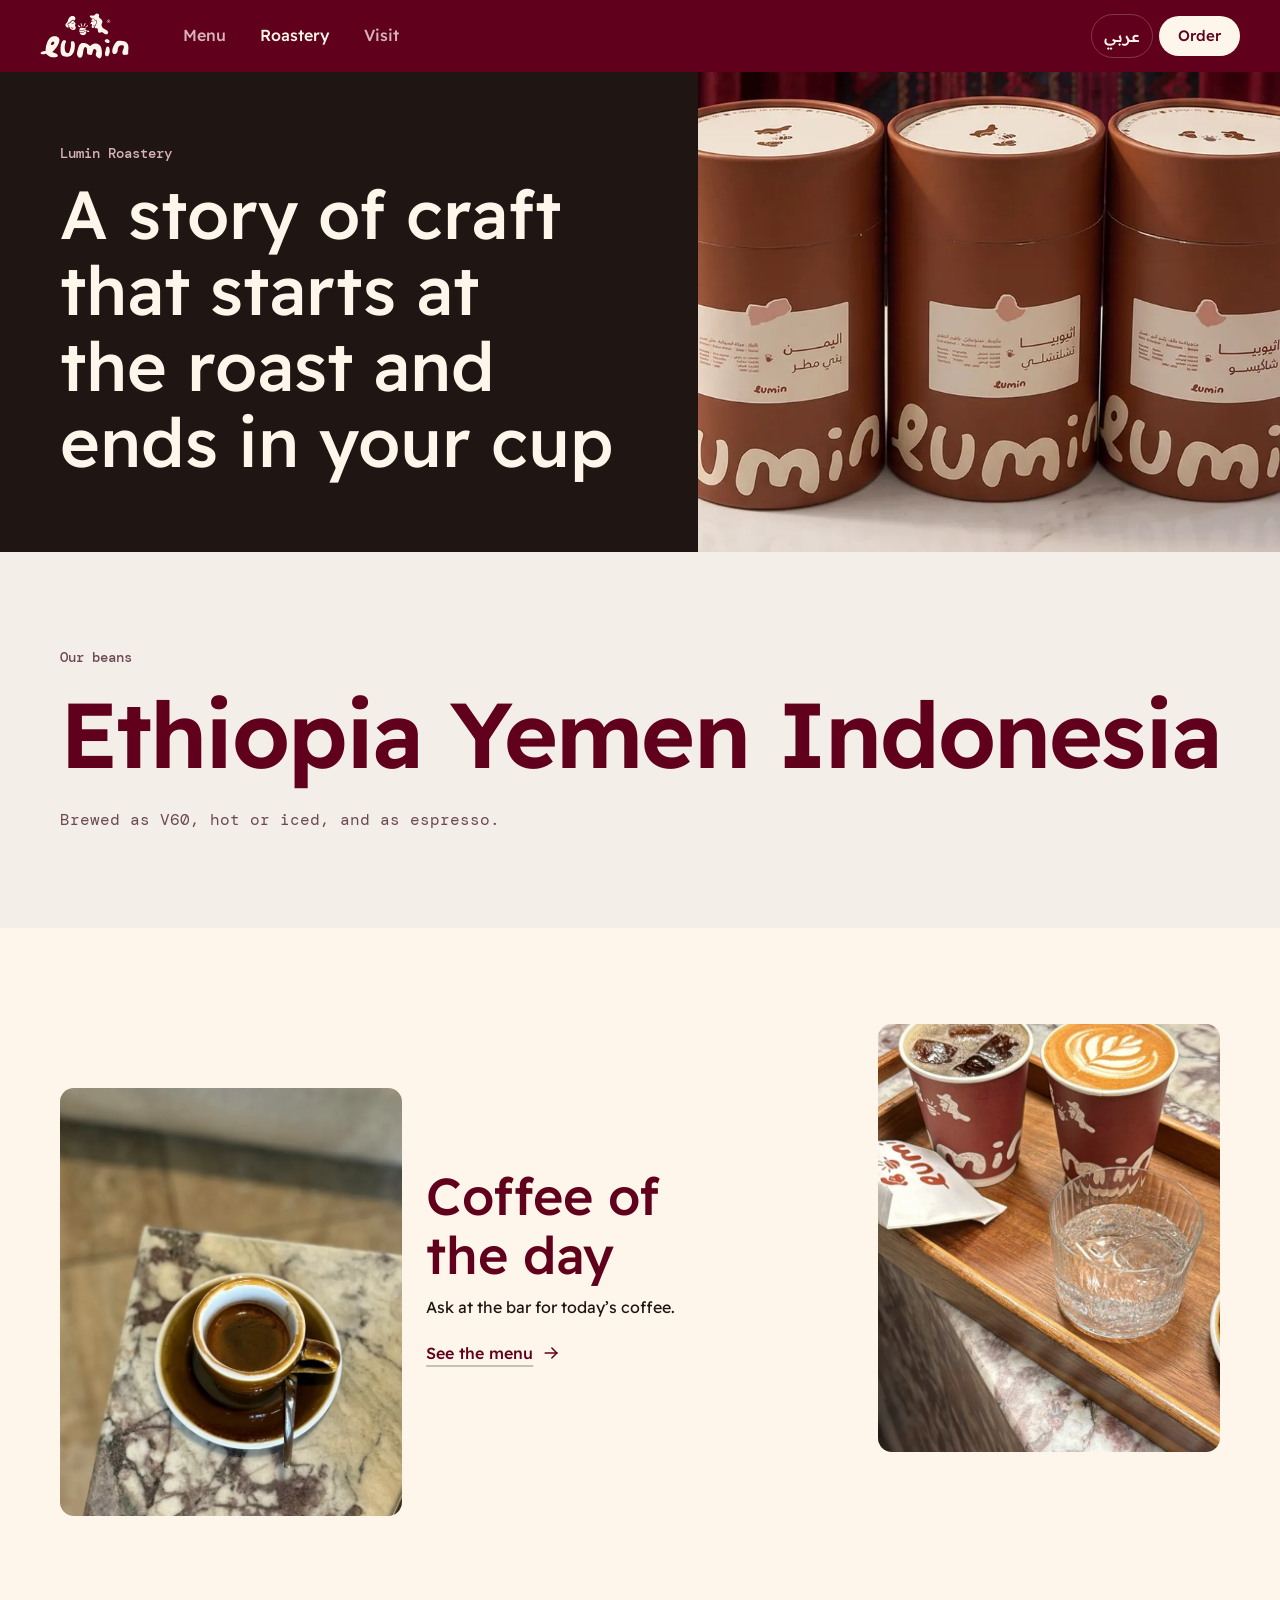
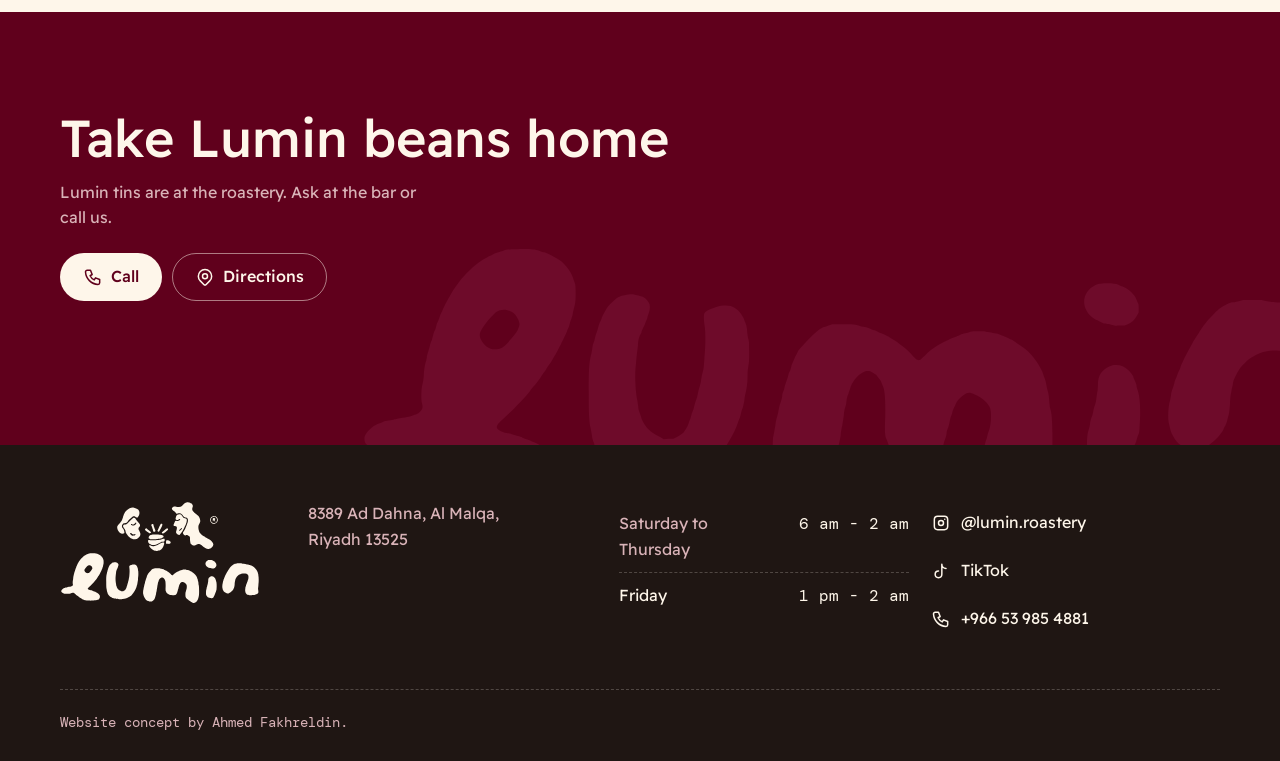
<file: roastery.html>
<!doctype html>
<html lang="ar" dir="rtl">
<head>
<meta charset="utf-8">
<meta name="viewport" content="width=device-width,initial-scale=1,viewport-fit=cover">
<script>(function(){var d=document.documentElement,l;try{l=localStorage.getItem('lumin-lang')}catch(e){}
if(l!=='ar'&&l!=='en'){var n=(navigator.languages&&navigator.languages[0])||navigator.language||'';l=/^ar/i.test(n)?'ar':'en'}
d.lang=l;d.dir=l==='ar'?'rtl':'ltr';d.classList.add('fl');var done=false;function go(){if(done)return;done=true;d.classList.remove('fl')}
setTimeout(go,1200);try{var f=["500 1em 'Readex Pro'","400 1em 'DM Mono'","500 1em 'DM Mono'"];Promise.all(f.map(function(x){return document.fonts.load(x,'\u0644\u0648\u0645\u0646 lumin')})).then(go,go)}catch(e){go()}}())</script>
<style>html.fl body{opacity:0}body{transition:opacity .25s ease}</style>
<noscript><style>html.fl body{opacity:1}</style></noscript>
<link rel="preload" as="font" type="font/woff2" href="fonts/readex-latin.woff2" crossorigin>
<link rel="preload" as="font" type="font/woff2" href="fonts/readex-arabic.woff2" crossorigin>
<link rel="preload" as="font" type="font/woff2" href="fonts/dmmono-400-latin.woff2" crossorigin>
<link rel="preload" as="font" type="font/woff2" href="fonts/dmmono-500-latin.woff2" crossorigin>
<title>المحمصة | محمصة لومن</title>
<meta name="description" content="محمصة لومن: قصة إتقان تبدأ من التحميص وتكتمل في كوبك. محاصيل من إثيوبيا واليمن وإندونيسيا.">
<meta name="theme-color" content="#60001C">
<meta property="og:type" content="website">
<meta property="og:title" content="The roastery | Lumin Roastery">
<meta property="og:description" content="The Lumin roastery: a story of craft that starts at the roast and ends in your cup. Beans from Ethiopia, Yemen and Indonesia.">
<meta property="og:image" content="https://ahmedfakhr1.github.io/lumin-preview/img/og-card.jpg">
<meta property="og:image:width" content="1200">
<meta property="og:image:height" content="630">
<meta property="og:image:alt" content="Lumin Roastery, Al Malqa, Riyadh">
<meta property="og:site_name" content="Lumin Roastery">
<meta name="twitter:card" content="summary_large_image">
<meta name="twitter:title" content="The roastery | Lumin Roastery">
<meta name="twitter:description" content="The Lumin roastery: a story of craft that starts at the roast and ends in your cup. Beans from Ethiopia, Yemen and Indonesia.">
<meta name="twitter:image" content="https://ahmedfakhr1.github.io/lumin-preview/img/og-card.jpg">
<link rel="icon" type="image/svg+xml" href="img/icon.svg">
<link rel="icon" type="image/png" sizes="32x32" href="img/favicon-32.png">
<link rel="apple-touch-icon" href="img/apple-touch-icon.png">
<link rel="stylesheet" href="fonts.css?v=c0cd7f0d">
<link rel="stylesheet" href="site.css?v=c48cd345">
<script src="app.js?v=37ed431e" defer></script>
</head>
<body class="roastery" data-title-ar="المحمصة | محمصة لومن" data-title-en="The roastery | Lumin Roastery" data-desc-ar="محمصة لومن: قصة إتقان تبدأ من التحميص وتكتمل في كوبك. محاصيل من إثيوبيا واليمن وإندونيسيا." data-desc-en="The Lumin roastery: a story of craft that starts at the roast and ends in your cup. Beans from Ethiopia, Yemen and Indonesia.">
<svg class="sprite" width="0" height="0" aria-hidden="true" focusable="false"><defs><g id="lm"><path class="faces" d="M149.1 79.8C148.4 79.6 146.4 78.8 145.3 78.2C143.7 77.3 140.8 74.4 139.7 72.6C139.3 72.0 138.8 71.3 138.6 71.0C138.4 70.7 137.9 69.9 137.6 69.2C137.1 68.1 137.0 67.9 137.0 67.0C136.8 65.9 136.8 65.7 136.2 64.3C135.9 63.6 135.6 63.1 134.9 62.3C132.7 59.6 132.4 58.4 133.7 56.9C134.4 56.2 134.8 56.1 136.3 56.0L137.7 55.9L138.7 55.3C139.8 54.7 140.9 53.7 144.7 49.7C147.0 47.4 149.0 45.6 149.6 45.3C150.3 45.0 150.8 45.1 151.7 45.7C152.6 46.2 153.1 46.9 153.7 48.0C153.9 48.4 154.6 49.3 155.2 49.9C157.7 52.8 159.4 54.9 159.8 55.8C159.9 56.0 160.0 56.5 160.1 56.9C160.2 57.5 160.2 57.7 160.0 58.4C159.7 59.2 159.7 59.2 159.0 60.0C157.8 61.1 157.6 61.7 157.8 63.2C157.9 64.3 158.0 64.5 158.5 65.3C158.8 65.7 159.0 66.0 159.0 66.1C159.0 66.1 159.1 66.5 159.3 66.8C159.5 67.1 159.8 67.8 160.0 68.3C160.2 68.8 160.4 69.4 160.5 69.7C160.7 70.0 160.7 70.4 160.7 71.5L160.7 72.9L160.3 73.8C160.1 74.3 159.8 74.8 159.8 75.0C159.4 76.1 157.0 78.4 155.5 78.9C155.1 79.0 154.6 79.3 154.2 79.4C153.9 79.5 153.4 79.7 153.1 79.7C152.5 79.9 149.9 79.9 149.1 79.8ZM150.5 73.9C152.1 73.6 153.4 72.4 152.8 71.7C152.5 71.4 152.2 71.4 151.5 71.7C150.9 71.9 149.4 72.0 148.6 71.9C147.9 71.7 147.4 71.3 147.0 70.6C146.4 69.5 145.3 69.2 144.6 69.9C144.1 70.4 144.1 70.8 144.8 71.6C145.9 72.8 147.1 73.8 147.7 74.0C148.2 74.1 149.8 74.1 150.5 73.9ZM131.2 70.9C130.4 70.8 130.3 70.7 129.3 70.2C128.1 69.5 126.5 68.1 125.7 66.9C123.9 64.4 123.1 60.9 123.8 59.0C124.3 57.8 125.6 56.1 128.1 53.5C129.4 52.1 129.8 51.6 130.1 51.0C130.3 50.6 130.6 50.1 130.7 49.9C131.2 49.0 131.9 47.2 132.1 46.7C132.1 46.4 132.3 45.7 132.6 45.3C132.8 44.7 133.0 44.1 133.0 43.7C133.1 43.2 133.3 42.6 133.5 42.2C133.7 41.7 133.9 41.1 134.0 40.7C134.2 40.0 135.1 37.9 135.7 37.1C136.2 36.3 137.8 34.5 138.5 33.8C142.7 29.9 146.1 28.5 150.4 29.1C151.2 29.2 152.2 29.6 153.8 30.4C154.2 30.6 154.9 30.9 155.2 31.0C155.8 31.2 157.0 32.1 157.5 32.6C157.6 32.8 158.0 33.2 158.2 33.7C158.7 34.3 158.8 34.5 159.0 35.6C159.3 36.9 159.3 37.8 159.2 38.5C159.1 38.8 159.0 39.4 158.9 40.0C158.7 41.1 158.4 41.7 157.1 43.7C155.8 45.5 155.4 45.6 154.1 44.6C153.8 44.3 153.4 44.1 153.2 44.0C152.9 43.8 152.4 43.6 152.1 43.4C151.6 43.0 151.5 43.0 150.6 43.0C150.1 43.0 149.5 43.0 149.3 43.0C148.7 43.2 147.6 44.0 146.7 44.9C146.2 45.4 145.4 46.2 144.9 46.6C143.6 47.7 141.7 49.7 140.5 51.2C138.8 53.2 138.7 53.3 137.0 53.5C135.9 53.6 134.7 53.9 134.1 54.2C133.3 54.7 132.1 56.0 131.6 57.0C131.2 57.9 131.2 57.9 131.2 59.0C131.2 60.0 131.2 60.0 131.6 60.8C131.9 61.2 132.4 62.0 132.9 62.6C133.4 63.2 133.8 63.8 134.2 64.7C134.8 65.7 134.8 65.9 134.9 66.7C134.9 67.2 135.0 67.9 135.1 68.3C135.2 68.7 135.2 69.2 135.2 69.4C135.1 69.8 134.5 70.4 134.0 70.7C133.5 70.9 132.1 71.0 131.2 70.9ZM151.1 57.4C152.1 56.7 152.5 56.4 153.2 55.5C154.4 54.1 154.6 53.3 153.9 53.1C153.4 52.9 153.1 53.1 151.9 54.3C150.4 55.8 150.2 55.9 149.1 55.9C148.1 55.9 148.1 55.9 147.4 55.5C146.6 55.1 146.2 55.0 145.8 55.4C145.5 55.7 145.5 56.2 145.7 56.5C145.8 56.6 146.1 56.8 146.5 57.0C146.9 57.1 147.5 57.3 148.0 57.5C148.7 57.8 148.9 57.9 149.6 57.8C150.2 57.8 150.4 57.8 151.1 57.4ZM268.7 95.2C268.2 95.1 267.5 94.9 267.1 94.9C266.4 94.8 264.7 94.0 264.1 93.5C263.9 93.3 263.4 92.9 262.8 92.5C262.3 92.1 261.1 91.2 260.3 90.5C258.4 88.8 257.3 88.2 256.1 87.8C254.7 87.4 254.3 87.4 252.7 87.8C251.2 88.1 251.1 88.1 249.7 88.9C247.8 89.9 248.0 89.9 246.8 89.8L245.7 89.8L244.5 89.2C243.4 88.7 243.2 88.5 242.4 87.7C241.3 86.7 241.1 86.3 240.9 85.2C240.9 84.8 240.8 84.2 240.7 83.8C240.4 82.7 240.4 82.1 240.3 79.3C240.3 76.1 240.2 75.9 239.2 74.9C238.6 74.3 238.3 74.1 237.2 73.6C236.0 73.0 235.9 73.0 235.1 73.0C234.4 73.0 234.2 73.0 233.6 73.4C232.7 73.8 232.3 73.8 231.6 73.5C230.8 73.1 230.2 72.4 229.6 71.3C229.1 70.4 229.1 70.2 229.1 69.6C229.1 68.8 229.1 68.8 230.8 66.2C231.9 64.5 232.8 62.7 233.1 61.8C233.2 61.4 233.4 60.8 233.5 60.5C233.7 60.2 233.9 59.7 234.0 59.4C234.1 59.1 234.3 58.6 234.5 58.3C234.6 57.9 234.9 57.3 235.0 56.8C235.2 56.3 235.4 55.7 235.5 55.4C235.6 55.2 235.9 54.5 236.0 54.0C236.2 53.5 236.4 52.8 236.6 52.4C236.9 51.5 237.1 50.0 237.0 48.5C236.9 47.4 236.7 46.9 236.0 46.0C235.3 45.1 235.0 45.0 233.1 44.7C231.4 44.5 230.4 43.8 229.4 42.4C228.0 40.3 227.0 39.3 225.5 38.5C224.4 37.9 224.4 37.9 223.4 37.9C222.0 37.8 221.2 38.0 220.3 38.5C219.5 38.9 218.9 39.0 218.5 38.7C218.3 38.6 217.9 38.0 217.5 37.4C216.7 36.2 216.4 35.9 214.2 34.4C212.8 33.4 211.7 32.4 211.4 31.8C210.9 30.7 211.2 29.6 212.2 28.7C212.6 28.3 212.9 28.1 213.9 27.8C215.5 27.2 216.1 27.1 217.9 27.5C220.3 28.1 224.3 28.2 225.3 27.8C226.4 27.3 227.6 26.3 230.3 23.4C231.8 21.9 232.8 21.2 234.6 20.8C236.0 20.4 236.4 20.4 238.5 20.8C239.9 21.1 240.3 21.2 240.7 21.5C241.0 21.7 241.6 21.9 241.9 22.0C242.9 22.5 244.3 24.0 244.7 25.1C245.0 26.1 244.9 27.7 244.3 28.9C243.9 29.7 243.7 31.3 243.9 32.3C244.3 33.8 247.0 37.0 250.0 39.2C251.5 40.3 252.5 41.3 253.3 42.1C254.0 42.8 254.9 44.0 254.9 44.2C254.9 44.2 255.0 44.6 255.3 45.0C255.6 45.5 255.8 46.1 256.2 47.4C256.6 49.1 256.7 49.3 256.7 50.4C256.7 51.5 256.7 51.5 256.3 52.4C256.1 52.9 255.9 53.4 255.9 53.6C255.8 53.9 254.9 55.8 254.1 57.3C253.5 58.4 253.7 63.4 254.4 65.2C254.6 65.7 254.8 66.4 254.9 66.8C255.0 67.3 255.1 67.6 255.5 68.3C255.8 68.7 256.2 69.3 256.4 69.6C257.2 71.1 260.2 73.5 263.3 75.5C264.0 75.9 264.7 76.3 264.9 76.5C265.1 76.6 265.4 76.8 265.7 77.0C266.0 77.1 266.4 77.3 266.6 77.5C266.8 77.6 267.3 77.9 267.7 78.1C268.1 78.3 268.8 78.7 269.2 78.9C269.6 79.2 270.3 79.6 270.8 79.9C274.4 82.1 276.9 84.8 277.6 87.3C277.8 88.1 277.8 88.7 277.3 89.8C276.6 91.4 276.4 91.7 275.5 92.7C274.2 94.0 273.1 94.7 271.7 95.0C271.2 95.1 270.6 95.2 270.5 95.3C270.0 95.4 269.8 95.4 268.7 95.2ZM221.7 72.7C220.4 72.0 218.7 70.7 218.3 69.8C217.8 68.9 217.9 67.0 218.5 65.6C219.0 64.4 219.4 61.8 219.3 60.9C219.0 59.1 218.6 58.9 216.0 58.4C214.4 58.2 213.9 57.8 213.9 57.1C213.9 56.6 214.1 55.8 214.5 55.2C214.6 54.9 214.9 54.4 215.0 54.1C215.1 53.8 215.3 53.3 215.5 53.0C215.7 52.7 215.9 52.2 216.0 51.8C216.5 50.2 217.2 49.8 219.0 50.3C220.6 50.7 222.1 50.4 223.5 49.2C224.4 48.5 224.6 48.2 224.5 47.7C224.3 47.3 224.1 47.2 223.6 47.2C223.3 47.2 223.2 47.2 222.6 47.8C221.8 48.5 221.3 48.8 220.6 48.8C219.2 49.0 217.5 48.2 217.2 47.2C217.1 46.8 217.2 45.8 217.6 44.7C217.7 44.2 217.9 43.6 218.0 43.2C218.3 42.3 219.0 41.4 219.9 40.6C221.1 39.6 223.2 39.2 224.6 39.7C225.6 40.0 227.3 41.5 227.8 42.4C229.3 45.2 230.0 45.8 232.1 46.1C234.3 46.5 235.1 47.2 235.2 48.7C235.3 49.7 234.8 52.6 234.4 53.5C234.3 53.7 234.0 54.3 233.9 54.9C233.8 55.4 233.5 56.0 233.4 56.3C233.3 56.5 233.1 57.0 233.0 57.2C232.9 57.5 232.3 58.6 231.8 59.8C231.2 60.9 230.8 61.9 230.8 61.9C230.8 61.9 230.6 62.3 230.3 62.7C230.1 63.2 229.6 64.0 229.2 64.7C228.6 65.8 228.2 66.5 227.4 67.8C227.1 68.2 226.7 68.9 226.4 69.5C225.7 70.6 224.5 72.1 223.9 72.5C223.3 72.9 222.3 73.0 221.7 72.7ZM224.3 65.8C225.0 65.5 227.6 63.1 227.7 62.6C227.8 62.3 227.6 62.0 227.3 61.9C226.8 61.7 226.5 61.9 225.4 62.9C224.9 63.5 224.2 64.0 224.1 64.1C223.1 64.5 222.5 65.0 222.7 65.5C222.9 65.9 223.7 66.1 224.3 65.8Z"/><path class="cupb" d="M186.2 98.4C185.8 98.3 185.5 98.2 185.5 98.2C185.4 98.2 184.9 98.1 184.4 98.0C183.5 97.8 182.7 97.5 180.6 96.4C179.1 95.6 177.8 94.4 175.8 92.1C174.6 90.7 174.4 89.5 175.2 89.3C175.6 89.1 175.7 89.1 176.5 89.5C176.8 89.6 177.5 89.9 178.0 90.1C178.5 90.2 179.2 90.5 179.7 90.6C180.8 91.0 182.0 91.0 183.3 90.6C183.8 90.4 184.5 90.2 184.9 90.1C185.6 90.0 189.1 88.3 190.2 87.6C190.4 87.5 190.9 87.2 191.3 87.0C191.7 86.8 192.2 86.6 192.5 86.4C194.1 85.5 195.6 85.1 197.1 85.0C198.4 85.0 198.7 85.1 198.9 85.6C199.0 86.1 198.8 87.7 198.5 88.6C198.3 89.0 198.1 89.6 198.0 90.1C197.8 90.8 196.8 92.8 196.2 93.9C195.4 95.2 193.9 96.4 192.2 97.2C191.1 97.8 190.8 97.9 190.1 97.9C189.6 98.0 189.0 98.1 188.6 98.2C187.9 98.5 186.9 98.6 186.2 98.4ZM179.8 88.9C179.3 88.8 178.8 88.7 178.2 88.4C177.7 88.2 177.1 87.9 176.9 87.9C175.8 87.7 174.6 86.7 173.8 85.4C173.1 84.3 173.0 83.8 173.1 82.6C173.1 81.7 173.3 81.1 173.6 81.0C174.0 80.9 175.2 81.0 176.6 81.2C178.0 81.5 178.2 81.5 180.7 81.4C182.1 81.4 184.2 81.3 185.4 81.2C186.5 81.1 188.2 81.0 189.2 81.0C190.6 80.9 191.0 80.8 191.8 80.6C192.4 80.4 193.3 80.2 194.0 80.0C194.7 79.9 195.6 79.7 196.1 79.5C197.4 79.0 198.7 78.7 199.1 78.8C199.6 79.0 199.6 79.3 199.7 81.0C199.7 83.4 199.5 83.5 195.7 83.9C194.6 83.9 194.5 84.0 193.5 84.5C191.8 85.3 190.0 86.2 189.7 86.4C189.6 86.5 189.2 86.7 188.9 86.8C188.6 86.9 188.0 87.2 187.7 87.4C187.4 87.6 186.8 87.9 186.4 88.0C186.0 88.1 185.4 88.4 185.0 88.5C183.9 88.9 181.7 89.1 179.8 88.9ZM204.6 87.0C204.4 87.0 203.9 87.0 203.6 87.0C202.7 87.0 202.2 86.8 201.9 86.5C201.8 86.2 201.7 86.1 201.8 85.5C201.8 85.1 201.9 84.2 201.9 83.6C202.1 81.6 202.2 81.5 204.0 81.5C204.9 81.5 205.2 81.5 205.9 81.7C206.3 81.8 206.7 82.0 206.8 82.0C207.3 82.0 208.7 83.1 209.1 83.9C209.6 84.8 209.5 85.3 208.8 86.1C208.3 86.7 208.1 86.8 206.8 87.0C205.7 87.2 205.2 87.2 204.6 87.0ZM176.5 79.7C176.0 79.5 174.6 78.8 174.4 78.6C174.0 78.1 173.9 77.0 174.1 76.1C174.5 74.9 176.0 73.3 177.2 72.9C177.7 72.7 178.3 72.5 178.7 72.4C179.7 72.0 181.7 71.9 185.4 72.0C189.1 72.1 190.5 72.2 191.7 72.5C192.2 72.6 193.2 72.8 194.0 72.9C195.4 73.2 195.8 73.3 196.8 73.8C197.8 74.3 198.1 74.9 197.9 75.9C197.6 76.7 196.3 77.6 194.8 78.0C194.4 78.1 193.8 78.3 193.4 78.4C192.7 78.6 190.9 79.0 190.2 79.0C189.8 79.0 187.0 79.4 185.9 79.6C185.2 79.7 177.1 79.8 176.5 79.7Z"/><g class="rays"><path class="ray r0" style="opacity:var(--ray-o,1)" d="M175.0 70.0C174.8 69.9 174.2 69.5 173.7 69.0C173.2 68.6 172.6 68.1 172.3 67.9C170.8 67.0 169.0 65.6 168.4 64.8C168.0 64.2 168.0 63.7 168.5 63.1C169.4 62.1 170.1 61.9 170.8 62.4C171.0 62.6 171.6 63.1 172.2 63.7C173.1 64.6 173.8 65.1 176.6 67.1C177.3 67.6 178.0 68.3 178.0 68.5C178.0 68.9 177.1 69.7 176.2 70.1C175.6 70.3 175.4 70.3 175.0 70.0Z"/><path class="ray r1" style="opacity:var(--ray-o,1)" d="M182.0 67.6C181.4 67.3 181.1 66.6 181.0 65.1C181.0 64.6 180.8 64.1 180.6 63.5C180.3 63.0 180.1 62.3 180.0 61.9C180.0 61.5 179.8 60.9 179.5 60.4C179.3 59.9 179.0 59.3 179.0 59.0C178.9 58.8 178.7 58.2 178.5 57.9C178.1 57.1 178.1 56.7 178.5 56.1C178.9 55.4 179.4 55.1 180.0 55.1C181.2 55.0 181.7 55.6 181.9 57.3C182.0 58.2 182.1 58.6 182.4 59.1C182.6 59.5 182.8 60.1 182.9 60.5C183.0 60.9 183.2 61.5 183.4 62.0C183.6 62.4 183.8 62.9 183.9 63.2C183.9 63.4 184.2 64.1 184.4 64.6C185.2 66.4 185.0 67.2 183.7 67.6C182.9 67.8 182.4 67.8 182.0 67.6Z"/><path class="ray r2" style="opacity:var(--ray-o,1)" d="M189.1 67.2C188.1 66.7 187.9 66.2 188.5 65.3C188.7 65.0 188.9 64.6 189.0 64.3C189.1 64.0 189.3 63.6 189.5 63.2C189.7 62.9 189.9 62.4 190.0 62.1C190.1 61.8 190.3 61.3 190.5 60.9C190.7 60.6 190.9 60.0 191.0 59.8C191.1 59.5 191.3 59.1 191.4 58.8C191.6 58.5 191.8 58.0 192.0 57.6C192.2 56.7 193.0 55.5 193.4 55.1C193.9 54.7 194.5 54.6 195.2 55.0C196.3 55.5 196.3 56.8 195.3 58.9C194.1 61.5 193.6 62.4 193.3 62.8C193.2 63.0 192.9 63.5 192.8 63.8C192.1 65.3 191.3 66.6 190.8 67.1C190.3 67.7 189.9 67.7 189.1 67.2Z"/><path class="ray r3" style="opacity:var(--ray-o,1)" d="M196.2 70.4C195.0 69.8 194.8 68.8 195.9 68.1C197.0 67.4 201.5 63.7 202.2 63.0C203.2 61.9 204.2 61.9 204.8 63.0C204.9 63.4 205.1 63.8 205.1 64.0C205.2 64.6 205.0 64.8 201.9 67.1C199.9 68.6 198.6 69.6 198.1 70.0C197.2 70.7 196.9 70.8 196.2 70.4Z"/></g><path class="reg" d="M277.5 54.8C276.9 54.6 275.5 53.9 275.0 53.5C274.6 53.2 273.6 52.1 273.3 51.6C273.0 51.1 272.5 49.3 272.5 48.5C272.6 47.2 273.2 45.6 274.1 44.6C275.0 43.6 275.8 43.1 277.2 42.8C278.5 42.5 278.9 42.5 279.6 42.7C279.9 42.8 280.4 42.9 280.7 43.0C281.1 43.0 281.4 43.2 282.1 43.8C283.3 44.7 283.7 45.1 284.3 46.4L284.8 47.4L284.8 48.7L284.8 50.0L284.2 51.2C283.4 52.8 282.8 53.4 281.2 54.2L280.0 54.8L279.0 54.8C278.4 54.8 277.7 54.8 277.5 54.8ZM279.8 53.5C281.8 52.9 282.7 52.2 283.3 50.4C283.8 48.8 283.8 48.0 283.1 46.6C282.6 45.7 281.6 44.5 280.8 44.2C279.2 43.4 277.0 43.7 275.7 44.7C274.2 46.0 273.8 46.8 273.8 48.8C273.8 50.0 273.8 50.0 274.1 50.7C274.6 51.7 275.6 52.7 276.6 53.1C277.9 53.7 278.5 53.8 279.8 53.5ZM279.9 51.1C279.8 50.9 279.5 50.5 279.3 50.2C278.6 49.1 278.0 49.2 277.7 50.4C277.6 50.9 277.6 51.0 277.3 51.0C276.9 51.1 276.9 50.8 276.8 48.6C276.8 46.3 276.9 46.2 277.5 45.9C277.9 45.7 279.2 45.7 279.8 46.0C280.7 46.4 281.0 47.2 280.4 48.1C280.2 48.4 280.1 48.7 280.1 49.0C280.0 49.5 280.1 49.5 280.4 50.0C280.9 50.6 281.0 50.9 280.9 51.2C280.8 51.5 280.3 51.4 279.9 51.1Z"/><path class="word" d="M245.4 181.8C244.7 181.6 241.6 179.8 241.0 179.4C240.9 179.3 240.5 179.0 240.2 178.9C239.4 178.5 237.9 177.4 236.3 176.0C235.1 175.0 233.6 173.1 233.2 171.8C232.8 170.9 232.9 166.3 233.2 164.7C233.3 164.2 233.5 163.6 233.6 163.3C233.8 163.0 233.9 162.3 234.0 161.8C234.1 161.3 234.4 160.6 234.5 160.3C235.2 158.5 235.4 154.8 234.9 153.1C234.4 151.5 232.5 149.7 230.1 148.7C228.2 147.9 227.8 147.9 226.4 148.8C225.3 149.5 224.2 150.7 223.8 151.8C223.7 152.2 223.5 152.6 223.3 152.8C223.2 153.0 223.0 153.6 222.8 154.1C222.7 154.7 222.5 155.4 222.3 155.7C222.2 156.0 222.0 156.8 221.9 157.3C221.8 158.0 221.6 158.7 221.4 159.3C221.1 160.0 220.9 160.6 220.9 161.2C220.8 161.8 220.7 162.4 220.4 163.0C220.2 163.5 220.0 164.3 219.9 164.7C219.7 165.9 218.7 167.7 218.0 168.4C216.8 169.5 215.7 169.6 209.9 169.0C208.0 168.8 207.9 168.8 207.3 168.5C207.0 168.3 206.4 168.1 206.0 168.0C204.3 167.4 202.3 165.5 202.0 164.0C201.9 163.7 201.7 163.2 201.5 162.8C201.1 161.8 201.0 160.4 201.2 155.9C201.3 150.8 201.1 147.7 200.6 146.3C200.4 145.9 200.2 145.3 200.0 144.9C199.9 144.5 199.7 144.0 199.2 143.5C198.5 142.5 198.1 142.1 197.1 141.6C196.4 141.1 196.3 141.1 195.6 141.1C194.9 141.1 194.8 141.1 194.0 141.6C192.2 142.5 190.4 144.8 189.9 146.9C189.7 147.4 189.5 148.0 189.4 148.4C189.1 149.0 189.0 149.3 188.7 151.2C188.7 151.6 188.5 152.4 188.3 152.9C188.1 153.5 188.0 154.2 187.9 155.3C187.8 156.1 187.6 157.5 187.4 158.6C187.2 159.6 186.9 161.0 186.9 161.7C186.8 162.6 186.6 163.4 186.4 164.3C186.0 165.8 186.0 165.8 185.9 167.2C185.8 167.9 185.6 168.5 185.4 169.4C185.1 170.0 184.9 170.8 184.9 171.2C184.8 171.6 184.6 172.3 184.4 172.8C184.2 173.2 184.0 173.9 183.9 174.2C183.7 175.1 182.8 176.5 182.1 177.3C181.1 178.3 180.5 178.7 179.6 179.0C179.2 179.1 178.6 179.3 178.4 179.4C178.1 179.6 177.8 179.6 176.6 179.6L175.2 179.7L174.4 179.3C173.9 179.1 173.3 178.9 173.1 178.9C172.9 178.9 172.5 178.7 172.3 178.5C172.0 178.3 171.5 178.0 171.2 177.8C170.5 177.4 169.6 176.6 169.0 175.8C168.1 174.7 167.2 173.2 167.1 172.8C167.0 172.6 166.8 172.1 166.5 171.7C166.3 171.2 166.1 170.5 165.9 169.9C165.8 169.3 165.6 168.5 165.5 168.2C165.1 167.3 165.0 166.2 165.1 164.2C165.1 163.1 165.2 162.1 165.3 162.0C165.4 161.3 165.9 159.1 166.0 157.9C166.1 157.2 166.3 156.3 166.5 155.7C166.7 155.1 166.9 154.1 167.0 153.5C167.2 152.4 167.3 152.0 167.7 151.0C167.8 150.6 168.0 150.0 168.1 149.4C168.1 148.7 168.2 148.2 168.5 147.6C168.7 147.2 168.9 146.3 169.0 145.8C169.2 145.2 169.4 144.5 169.5 144.3C169.6 144.0 169.9 143.3 170.0 142.8C170.1 142.3 170.3 141.6 170.5 141.3C170.7 140.9 170.9 140.3 171.0 139.8C171.1 139.4 171.3 138.7 171.5 138.4C171.7 138.0 171.9 137.5 172.0 137.2C172.1 136.9 172.3 136.4 172.5 136.1C172.7 135.8 173.0 135.2 173.1 134.9C173.4 134.3 174.1 133.5 177.4 130.1C179.2 128.3 180.3 127.5 181.0 127.2C181.2 127.1 182.0 126.9 182.8 126.6L184.2 126.1L187.1 126.1C190.3 126.0 191.4 126.1 192.7 126.5C193.1 126.7 194.0 126.9 194.6 127.0C195.2 127.1 196.0 127.4 196.4 127.5C196.8 127.7 197.3 127.9 197.6 128.0C197.9 128.0 198.4 128.2 198.8 128.5C199.2 128.7 199.7 128.9 199.9 129.0C200.4 129.1 202.4 130.1 202.8 130.4C203.0 130.5 203.3 130.7 203.6 130.9C204.2 131.2 205.4 132.0 207.6 133.8C208.0 134.1 208.8 134.9 209.4 135.5C211.0 137.4 211.6 137.8 212.3 137.6C212.4 137.6 213.1 136.9 213.9 136.2C215.6 134.4 216.6 133.7 220.0 131.8C220.7 131.5 221.5 131.1 221.7 131.0C222.0 130.8 222.5 130.6 222.8 130.5C223.2 130.3 223.7 130.1 224.1 130.0C224.4 129.9 225.0 129.7 225.3 129.5C225.8 129.3 226.2 129.1 226.9 129.0C227.4 128.9 228.1 128.7 228.5 128.5C229.2 128.3 229.3 128.3 231.2 128.3C233.0 128.3 233.2 128.3 234.2 128.6C234.7 128.7 235.7 128.9 236.3 129.0C237.1 129.1 237.6 129.2 238.1 129.5C238.6 129.7 239.2 129.9 239.5 130.0C239.8 130.1 240.3 130.3 240.6 130.5C240.8 130.6 241.3 130.9 241.7 131.0C242.3 131.3 242.7 131.6 244.7 133.0C247.0 134.5 248.3 135.9 250.0 138.4C251.0 140.0 251.7 141.3 251.9 142.1C252.0 142.4 252.2 143.0 252.4 143.4C252.6 144.0 252.8 144.6 252.9 145.3C253.0 145.9 253.2 146.8 253.3 147.2C253.7 148.3 253.8 149.6 253.9 151.1C254.0 152.0 254.0 152.6 254.2 153.2C254.7 154.6 254.9 157.4 254.9 163.0C254.9 168.3 254.7 170.0 254.3 171.4C254.1 171.7 254.0 172.5 253.9 173.1C253.8 173.8 253.7 174.4 253.4 174.9C253.3 175.3 253.0 175.9 252.9 176.2C252.5 177.4 251.2 179.2 250.0 180.3C248.7 181.4 246.5 182.1 245.4 181.8ZM79.2 178.1C78.7 178.0 77.8 178.0 77.2 178.0C75.4 178.0 73.7 177.8 72.8 177.6C72.4 177.4 71.6 177.2 70.9 177.1C69.8 176.7 67.7 175.9 67.1 175.4C66.9 175.2 66.5 175.0 66.2 174.9C65.9 174.8 65.3 174.4 64.8 174.1C64.2 173.7 63.4 173.2 62.9 172.8C62.5 172.5 61.5 171.8 60.8 171.2C60.1 170.6 59.3 169.9 59.1 169.8C58.5 169.3 56.7 167.8 55.4 166.6C54.0 165.2 53.6 165.1 52.6 165.6C52.4 165.7 51.7 165.8 51.1 165.9C50.5 166.0 49.9 166.1 49.7 166.1C48.5 166.6 46.2 167.0 44.5 167.0C44.0 167.0 43.2 167.0 42.8 167.1C42.1 167.2 41.8 167.2 41.2 167.1C40.8 167.0 40.1 166.9 39.7 166.9C39.0 166.8 38.8 166.8 37.1 166.1C35.9 165.7 34.6 164.8 34.3 164.3C34.0 163.9 33.9 163.1 34.0 162.3C34.4 160.8 36.7 158.6 38.6 158.0C39.0 157.8 39.7 157.6 40.0 157.4C40.4 157.2 41.1 157.1 41.8 157.0C42.4 156.9 43.3 156.8 43.6 156.6C44.4 156.4 45.1 156.2 47.0 156.0C47.9 155.9 48.5 155.7 49.5 155.4C51.2 154.8 51.3 154.8 51.8 154.2C52.7 153.3 52.8 152.7 52.4 151.3C52.1 150.2 52.2 146.7 52.6 145.3C52.8 144.6 52.9 143.9 53.0 142.7C53.1 140.7 53.3 139.6 53.6 138.4C53.8 137.8 54.0 137.0 54.0 136.5C54.1 135.9 54.3 135.3 54.4 135.0C54.7 134.0 55.0 133.0 55.1 132.4C55.2 132.1 55.4 131.5 55.6 131.2C55.7 130.8 55.9 130.1 56.0 129.7C56.1 129.2 56.3 128.6 56.5 128.2C56.7 127.8 56.9 127.2 57.0 126.7C57.1 126.2 57.3 125.7 57.5 125.3C57.7 125.0 57.9 124.4 58.0 124.1C58.1 123.7 58.3 123.1 58.5 122.7C58.8 122.2 59.0 121.8 59.0 121.7C59.1 121.2 60.9 117.7 61.4 117.0C61.6 116.6 61.9 116.1 62.1 115.8C62.5 115.1 63.6 113.5 64.6 112.2C66.0 110.3 69.4 107.0 71.5 105.7C72.3 105.2 74.2 104.1 74.3 104.1C74.3 104.1 74.8 103.9 75.3 103.6C75.9 103.4 76.6 103.1 77.0 103.0C77.4 102.9 78.0 102.7 78.4 102.6C79.4 102.1 80.0 102.0 83.0 102.0C86.9 101.9 88.5 102.0 90.1 102.5C90.8 102.8 91.5 103.0 91.7 103.0C92.2 103.1 94.3 104.1 94.9 104.5C95.1 104.6 95.5 104.8 95.8 105.0C97.8 106.0 100.3 109.0 100.9 111.1C101.1 111.6 101.2 112.1 101.3 112.3C101.7 113.1 101.8 113.8 101.8 116.1C101.8 118.5 101.7 119.5 101.3 120.7C101.2 121.1 101.0 121.9 100.9 122.5C100.8 123.3 100.6 123.8 100.4 124.4C100.2 124.8 100.0 125.5 99.9 125.9C99.8 126.3 99.6 126.9 99.5 127.2C99.3 127.5 99.1 128.0 99.0 128.4C98.8 128.9 98.4 129.7 97.6 131.4C97.4 131.7 97.2 132.1 97.1 132.4C97.0 132.7 96.7 133.1 96.6 133.3C96.5 133.5 96.2 134.1 96.0 134.6C95.3 135.8 93.9 138.3 93.5 138.8C93.3 139.0 92.9 139.6 92.5 140.2C92.2 140.8 91.7 141.5 91.5 141.7C91.3 142.0 90.8 142.7 90.4 143.4C89.9 144.0 89.2 145.0 88.7 145.6C88.1 146.2 87.4 147.1 87.1 147.6C85.3 149.9 81.9 153.4 79.0 156.0C76.8 157.9 76.4 158.6 76.5 159.3C76.6 159.9 78.1 160.7 79.6 161.0C80.9 161.2 80.9 161.2 81.8 161.6C82.1 161.7 82.8 161.9 83.3 162.0C83.7 162.1 84.4 162.3 84.7 162.5C85.0 162.6 85.6 162.9 86.0 163.0C86.4 163.1 87.0 163.3 87.3 163.5C87.7 163.7 88.2 163.9 88.5 164.0C88.8 164.1 89.2 164.3 89.5 164.5C89.8 164.6 90.2 164.9 90.6 165.1C93.0 166.3 95.3 168.7 95.8 170.4C95.8 170.7 95.9 171.3 95.8 171.9L95.8 173.0L95.2 174.2C94.3 175.9 93.5 176.6 92.0 176.9C91.6 177.0 91.0 177.2 90.6 177.3C89.5 177.7 88.4 177.9 85.7 178.0C84.3 178.0 83.0 178.1 82.8 178.1C82.1 178.3 80.1 178.3 79.2 178.1ZM127.1 175.8C123.9 175.8 123.0 175.7 122.2 175.3C121.8 175.1 121.3 175.0 120.6 174.9C119.3 174.8 119.0 174.8 118.2 174.4C117.8 174.3 117.1 174.1 116.7 173.9C116.3 173.8 115.6 173.6 115.2 173.4C114.8 173.2 114.3 172.9 114.2 172.9C113.2 172.5 110.9 170.5 109.8 169.1C109.0 168.2 108.2 166.4 108.0 165.3C107.8 164.9 107.7 164.4 107.7 164.2C107.4 163.7 107.1 162.8 107.0 161.7C106.9 161.1 106.7 159.9 106.5 159.1C106.1 156.8 106.0 154.8 106.0 148.2C106.0 140.4 106.1 138.9 106.7 136.0C106.9 135.5 107.0 134.6 107.1 134.0C107.2 133.3 107.3 132.6 107.5 132.2C107.7 131.7 107.9 131.0 108.0 130.5C108.1 130.0 108.3 129.2 108.5 128.8C108.7 128.3 108.9 127.6 109.0 127.2C109.1 126.8 109.3 126.1 109.5 125.6C109.8 125.1 110.0 124.5 110.1 124.3C110.2 123.8 111.4 121.5 111.9 120.8C112.5 119.9 114.3 118.2 115.2 117.6C115.8 117.2 116.1 117.1 117.5 116.8C119.2 116.4 119.8 116.4 120.8 116.6C121.2 116.7 121.9 116.8 122.4 117.0C123.8 117.2 124.6 117.9 125.3 119.2C125.8 120.0 125.7 121.2 125.2 122.7C125.0 123.2 124.8 123.9 124.8 124.1C124.8 124.3 124.6 124.6 124.5 124.9C124.4 125.2 124.1 125.7 124.0 126.2C123.8 126.6 123.5 127.2 123.3 127.6C123.1 128.0 122.9 128.5 122.9 128.8C122.8 129.0 122.6 129.4 122.4 129.7C122.1 130.4 121.9 131.2 121.8 132.5C121.8 133.1 121.7 133.9 121.6 134.5C121.5 135.0 121.4 136.2 121.3 137.2C121.2 138.2 121.1 139.6 121.0 140.4C120.8 143.3 121.0 147.8 121.6 150.6C121.7 151.2 121.8 152.1 121.9 152.6C121.9 153.4 122.1 153.9 122.4 154.7C122.6 155.3 122.9 156.0 122.9 156.2C122.9 156.3 123.2 156.9 123.4 157.4C124.7 159.7 125.9 160.8 128.9 162.3L130.1 163.0L131.6 162.9L133.2 162.9L134.3 162.3C135.5 161.7 136.5 161.0 136.8 160.3C137.0 160.1 137.3 159.6 137.5 159.2C137.7 158.9 138.0 158.2 138.1 157.8C138.2 157.4 138.4 156.8 138.6 156.5C138.7 156.1 138.9 155.5 139.0 155.0C139.2 154.6 139.4 153.9 139.6 153.5C139.7 153.1 139.9 152.4 140.0 151.9C140.1 151.5 140.3 150.8 140.5 150.3C140.7 149.8 140.9 149.2 141.0 148.5C141.1 148.0 141.3 147.2 141.4 146.7C141.6 146.2 141.8 145.3 142.0 144.6C142.3 142.5 142.4 142.2 142.6 141.4C142.8 140.8 142.9 140.4 143.0 138.8C143.1 137.8 143.2 135.9 143.3 134.8C143.5 132.3 143.5 128.3 143.2 126.6C142.9 124.7 142.9 123.1 143.1 122.6C143.4 122.0 144.4 121.4 145.6 121.0C146.2 120.9 146.9 120.6 147.2 120.5C148.3 120.0 150.5 119.9 151.6 120.2C152.3 120.4 153.3 121.0 153.9 121.6C154.5 122.1 155.5 123.6 155.8 124.3C155.9 124.6 156.1 125.2 156.3 125.6C156.7 126.7 156.8 127.2 156.9 128.8C157.0 129.5 157.1 130.5 157.3 131.0C157.5 131.9 157.5 132.1 157.5 135.1C157.5 138.1 157.5 138.4 157.2 139.9C157.0 141.0 157.0 141.9 157.0 142.7C157.0 145.0 156.7 146.9 156.2 148.9C156.1 149.3 156.0 150.2 155.9 151.0C155.7 151.8 155.6 152.6 155.4 153.1C155.2 153.5 155.0 154.2 154.9 154.7C154.8 155.2 154.6 155.9 154.5 156.2C154.3 156.5 154.1 157.1 153.9 157.7C153.5 158.8 152.9 160.3 152.6 160.8C152.5 161.0 152.2 161.6 152.0 162.0C150.6 164.7 148.9 167.0 146.9 169.0C146.2 169.7 145.3 170.5 145.0 170.7C144.7 170.8 144.2 171.2 143.9 171.4C143.6 171.6 143.2 172.0 142.9 172.1C142.4 172.5 139.6 174.0 139.4 174.0C139.3 174.0 138.8 174.1 138.3 174.3C137.6 174.6 137.1 174.8 136.3 174.9C135.6 175.0 134.9 175.2 134.6 175.3C134.2 175.4 133.7 175.6 133.3 175.6C132.7 175.7 130.0 176.0 129.9 175.9C129.8 175.9 128.6 175.9 127.1 175.8ZM274.4 174.2C274.1 174.1 273.5 174.0 272.9 173.9C271.6 173.8 271.3 173.7 269.9 173.1C268.4 172.3 267.7 171.7 266.9 170.2C266.0 168.8 266.0 168.8 266.0 165.4C266.0 162.1 266.1 161.3 266.6 159.7C266.8 159.1 267.0 158.2 267.0 157.7C267.1 157.0 267.3 156.5 267.5 155.9C267.7 155.4 267.9 154.7 268.0 154.0C268.1 153.5 268.3 152.6 268.5 152.2C268.9 151.1 268.9 150.7 269.1 149.2C269.2 148.5 269.3 147.7 269.4 147.4C269.4 147.1 269.5 146.3 269.5 145.6C269.5 142.7 270.6 140.8 273.3 139.6C274.1 139.3 274.3 139.2 275.1 139.2C276.6 139.1 278.1 139.7 279.3 140.9C280.0 141.6 280.9 142.7 280.9 143.1C280.9 143.1 281.1 143.6 281.3 144.1C281.6 144.7 281.8 145.3 281.9 145.7C281.9 146.1 282.1 146.9 282.3 147.4C282.7 148.7 282.8 149.3 283.0 151.7C283.1 154.2 283.1 155.8 282.9 158.6C282.8 160.9 282.8 160.9 282.4 161.7C282.2 162.2 282.0 162.9 281.9 163.3C281.8 163.8 281.6 164.3 281.4 164.6C281.2 165.0 281.0 165.6 280.9 166.0C280.8 166.5 280.5 167.1 280.4 167.4C280.2 167.7 280.0 168.2 279.9 168.6C279.8 169.0 279.5 169.5 279.4 169.7C279.2 170.0 279.0 170.4 278.9 170.7C278.6 171.6 277.7 173.4 277.4 173.7C277.0 173.9 275.6 174.4 275.2 174.3C275.0 174.3 274.6 174.3 274.4 174.2ZM336.7 169.5C336.1 169.4 332.9 168.9 332.6 168.7C332.1 168.6 330.9 167.6 330.5 167.0C329.9 166.2 329.2 164.8 329.1 164.1C328.7 161.5 328.6 161.2 328.8 160.4C328.8 160.0 328.9 159.0 329.0 158.2C329.1 156.9 329.2 156.5 329.4 156.0C329.8 155.1 329.9 154.8 330.1 153.9C330.1 153.5 330.3 152.9 330.5 152.4C330.7 152.0 330.9 151.4 331.0 151.1C331.1 150.7 331.3 150.1 331.5 149.7C331.7 149.3 331.9 148.7 332.0 148.3C332.2 147.9 332.4 147.3 332.6 147.0C332.7 146.6 332.9 146.0 333.0 145.6C333.1 145.2 333.3 144.5 333.5 144.1C333.9 143.1 334.0 142.6 334.0 140.3C334.0 138.2 334.0 138.2 333.7 137.7C333.4 136.9 332.8 136.2 332.2 135.9C331.9 135.7 331.5 135.5 331.4 135.4C330.7 135.0 330.4 134.9 327.6 134.6C326.3 134.4 325.0 134.5 322.6 135.0C322.0 135.1 320.0 136.0 318.8 136.8C317.7 137.4 315.3 139.8 314.6 141.1C314.3 141.5 314.1 142.0 314.1 142.0C314.1 142.0 313.8 142.6 313.5 143.2C313.0 144.2 312.9 144.6 312.8 145.6C312.6 146.3 312.4 147.4 312.3 148.0C312.1 148.9 312.0 149.7 311.9 152.0C311.7 154.4 311.6 154.9 311.4 155.5C311.3 155.9 311.1 156.6 311.0 157.2C310.8 157.7 310.6 158.3 310.4 158.7C310.2 159.0 309.9 159.5 309.8 159.9C309.4 160.7 309.0 161.2 308.0 162.4C306.2 164.3 304.5 165.5 302.6 166.2C301.7 166.6 301.6 166.6 300.7 166.5C298.6 166.4 296.4 165.4 295.0 164.0C294.5 163.5 293.6 162.1 293.2 161.2C292.9 160.6 292.4 158.5 292.2 157.5C291.9 155.7 292.1 152.2 292.7 150.4C292.8 149.9 293.0 149.1 293.0 148.5C293.1 147.8 293.3 147.3 293.5 146.7C293.7 146.2 293.9 145.5 294.0 145.1C294.1 144.6 294.3 144.0 294.5 143.6C294.7 143.2 294.9 142.6 295.0 142.3C295.1 142.0 295.3 141.5 295.5 141.1C295.7 140.8 295.9 140.3 296.0 140.0C296.2 139.1 297.5 136.5 298.9 133.9C299.2 133.4 299.6 132.6 299.8 132.3C299.9 132.0 300.3 131.3 300.6 130.9C300.9 130.5 301.3 129.8 301.5 129.5C301.7 129.2 302.1 128.6 302.3 128.2C302.6 127.8 303.1 127.1 303.4 126.6C304.2 125.5 305.2 124.2 306.8 122.7C308.4 121.1 309.3 120.5 310.9 119.7C312.0 119.1 312.2 119.1 313.0 119.0C313.4 119.0 314.3 118.8 315.0 118.6L316.1 118.3L319.2 118.3C322.3 118.3 322.3 118.3 323.4 118.6C324.3 118.8 324.9 118.9 326.4 119.0C328.4 119.1 329.6 119.3 330.5 119.6C330.9 119.8 331.7 119.9 332.3 120.0C333.1 120.1 333.7 120.2 334.3 120.5C334.8 120.7 335.6 120.9 336.0 121.0C336.5 121.1 337.1 121.3 337.5 121.5C337.9 121.7 338.4 121.9 338.7 122.0C339.0 122.1 339.4 122.3 339.6 122.4C339.8 122.6 340.4 122.8 340.8 123.1C342.6 124.0 346.1 127.3 347.0 129.0C347.1 129.2 347.3 129.6 347.4 129.8C347.5 129.9 347.8 130.4 347.9 130.8C348.0 131.1 348.3 131.7 348.5 132.0C348.6 132.3 348.8 132.8 348.9 133.2C349.0 133.6 349.2 134.2 349.3 134.6C349.7 135.4 349.8 136.3 349.9 137.7C349.9 138.3 350.1 139.2 350.2 139.7C350.5 141.1 350.5 147.8 350.2 149.9C350.1 150.6 350.0 151.5 350.0 151.9C350.0 153.0 349.7 156.5 349.5 157.4C349.3 158.4 349.3 159.3 349.6 160.9C350.0 162.6 350.0 164.9 349.7 165.4C349.3 166.2 347.7 167.6 346.8 167.9C346.6 167.9 346.0 168.2 345.5 168.4C344.8 168.7 344.5 168.8 343.5 168.9C342.8 169.0 341.8 169.1 341.2 169.2C340.1 169.4 337.8 169.5 336.7 169.5ZM77.0 134.0C78.2 133.8 79.1 133.1 81.3 130.5C82.7 128.8 83.0 128.4 83.3 127.6C83.9 126.3 83.9 126.0 83.3 124.5C82.6 123.0 81.9 122.3 80.6 121.8C79.3 121.3 78.4 121.3 77.2 121.7C76.4 122.1 76.2 122.2 75.3 123.1C74.0 124.3 72.4 126.4 71.7 127.6C70.9 128.9 70.8 129.8 71.3 130.8C72.6 133.4 74.5 134.5 77.0 134.0ZM274.1 126.3C273.7 126.2 273.0 126.0 272.6 126.0C271.4 125.8 271.3 125.8 270.7 125.5C270.3 125.3 269.8 125.1 269.5 124.9C267.9 124.3 266.4 122.9 265.7 121.4C264.2 118.5 265.5 115.1 268.6 113.6C269.4 113.2 269.7 113.1 270.4 113.1C272.6 112.8 275.1 113.0 276.1 113.4C276.4 113.6 277.0 113.8 277.4 114.0C279.3 114.7 281.4 116.7 281.9 118.2C282.0 118.5 282.2 118.9 282.3 119.2C282.6 119.7 282.6 119.8 282.6 121.0L282.6 122.3L282.0 123.4C281.2 124.8 280.5 125.5 279.1 126.1L278.1 126.5L276.5 126.5C274.9 126.6 274.8 126.5 274.1 126.3Z"/></g><g id="lm-cup"><path class="cupb" d="M186.2 98.4C185.8 98.3 185.5 98.2 185.5 98.2C185.4 98.2 184.9 98.1 184.4 98.0C183.5 97.8 182.7 97.5 180.6 96.4C179.1 95.6 177.8 94.4 175.8 92.1C174.6 90.7 174.4 89.5 175.2 89.3C175.6 89.1 175.7 89.1 176.5 89.5C176.8 89.6 177.5 89.9 178.0 90.1C178.5 90.2 179.2 90.5 179.7 90.6C180.8 91.0 182.0 91.0 183.3 90.6C183.8 90.4 184.5 90.2 184.9 90.1C185.6 90.0 189.1 88.3 190.2 87.6C190.4 87.5 190.9 87.2 191.3 87.0C191.7 86.8 192.2 86.6 192.5 86.4C194.1 85.5 195.6 85.1 197.1 85.0C198.4 85.0 198.7 85.1 198.9 85.6C199.0 86.1 198.8 87.7 198.5 88.6C198.3 89.0 198.1 89.6 198.0 90.1C197.8 90.8 196.8 92.8 196.2 93.9C195.4 95.2 193.9 96.4 192.2 97.2C191.1 97.8 190.8 97.9 190.1 97.9C189.6 98.0 189.0 98.1 188.6 98.2C187.9 98.5 186.9 98.6 186.2 98.4ZM179.8 88.9C179.3 88.8 178.8 88.7 178.2 88.4C177.7 88.2 177.1 87.9 176.9 87.9C175.8 87.7 174.6 86.7 173.8 85.4C173.1 84.3 173.0 83.8 173.1 82.6C173.1 81.7 173.3 81.1 173.6 81.0C174.0 80.9 175.2 81.0 176.6 81.2C178.0 81.5 178.2 81.5 180.7 81.4C182.1 81.4 184.2 81.3 185.4 81.2C186.5 81.1 188.2 81.0 189.2 81.0C190.6 80.9 191.0 80.8 191.8 80.6C192.4 80.4 193.3 80.2 194.0 80.0C194.7 79.9 195.6 79.7 196.1 79.5C197.4 79.0 198.7 78.7 199.1 78.8C199.6 79.0 199.6 79.3 199.7 81.0C199.7 83.4 199.5 83.5 195.7 83.9C194.6 83.9 194.5 84.0 193.5 84.5C191.8 85.3 190.0 86.2 189.7 86.4C189.6 86.5 189.2 86.7 188.9 86.8C188.6 86.9 188.0 87.2 187.7 87.4C187.4 87.6 186.8 87.9 186.4 88.0C186.0 88.1 185.4 88.4 185.0 88.5C183.9 88.9 181.7 89.1 179.8 88.9ZM204.6 87.0C204.4 87.0 203.9 87.0 203.6 87.0C202.7 87.0 202.2 86.8 201.9 86.5C201.8 86.2 201.7 86.1 201.8 85.5C201.8 85.1 201.9 84.2 201.9 83.6C202.1 81.6 202.2 81.5 204.0 81.5C204.9 81.5 205.2 81.5 205.9 81.7C206.3 81.8 206.7 82.0 206.8 82.0C207.3 82.0 208.7 83.1 209.1 83.9C209.6 84.8 209.5 85.3 208.8 86.1C208.3 86.7 208.1 86.8 206.8 87.0C205.7 87.2 205.2 87.2 204.6 87.0ZM176.5 79.7C176.0 79.5 174.6 78.8 174.4 78.6C174.0 78.1 173.9 77.0 174.1 76.1C174.5 74.9 176.0 73.3 177.2 72.9C177.7 72.7 178.3 72.5 178.7 72.4C179.7 72.0 181.7 71.9 185.4 72.0C189.1 72.1 190.5 72.2 191.7 72.5C192.2 72.6 193.2 72.8 194.0 72.9C195.4 73.2 195.8 73.3 196.8 73.8C197.8 74.3 198.1 74.9 197.9 75.9C197.6 76.7 196.3 77.6 194.8 78.0C194.4 78.1 193.8 78.3 193.4 78.4C192.7 78.6 190.9 79.0 190.2 79.0C189.8 79.0 187.0 79.4 185.9 79.6C185.2 79.7 177.1 79.8 176.5 79.7Z"/><g class="rays"><path class="ray r0" style="opacity:var(--ray-o,1)" d="M175.0 70.0C174.8 69.9 174.2 69.5 173.7 69.0C173.2 68.6 172.6 68.1 172.3 67.9C170.8 67.0 169.0 65.6 168.4 64.8C168.0 64.2 168.0 63.7 168.5 63.1C169.4 62.1 170.1 61.9 170.8 62.4C171.0 62.6 171.6 63.1 172.2 63.7C173.1 64.6 173.8 65.1 176.6 67.1C177.3 67.6 178.0 68.3 178.0 68.5C178.0 68.9 177.1 69.7 176.2 70.1C175.6 70.3 175.4 70.3 175.0 70.0Z"/><path class="ray r1" style="opacity:var(--ray-o,1)" d="M182.0 67.6C181.4 67.3 181.1 66.6 181.0 65.1C181.0 64.6 180.8 64.1 180.6 63.5C180.3 63.0 180.1 62.3 180.0 61.9C180.0 61.5 179.8 60.9 179.5 60.4C179.3 59.9 179.0 59.3 179.0 59.0C178.9 58.8 178.7 58.2 178.5 57.9C178.1 57.1 178.1 56.7 178.5 56.1C178.9 55.4 179.4 55.1 180.0 55.1C181.2 55.0 181.7 55.6 181.9 57.3C182.0 58.2 182.1 58.6 182.4 59.1C182.6 59.5 182.8 60.1 182.9 60.5C183.0 60.9 183.2 61.5 183.4 62.0C183.6 62.4 183.8 62.9 183.9 63.2C183.9 63.4 184.2 64.1 184.4 64.6C185.2 66.4 185.0 67.2 183.7 67.6C182.9 67.8 182.4 67.8 182.0 67.6Z"/><path class="ray r2" style="opacity:var(--ray-o,1)" d="M189.1 67.2C188.1 66.7 187.9 66.2 188.5 65.3C188.7 65.0 188.9 64.6 189.0 64.3C189.1 64.0 189.3 63.6 189.5 63.2C189.7 62.9 189.9 62.4 190.0 62.1C190.1 61.8 190.3 61.3 190.5 60.9C190.7 60.6 190.9 60.0 191.0 59.8C191.1 59.5 191.3 59.1 191.4 58.8C191.6 58.5 191.8 58.0 192.0 57.6C192.2 56.7 193.0 55.5 193.4 55.1C193.9 54.7 194.5 54.6 195.2 55.0C196.3 55.5 196.3 56.8 195.3 58.9C194.1 61.5 193.6 62.4 193.3 62.8C193.2 63.0 192.9 63.5 192.8 63.8C192.1 65.3 191.3 66.6 190.8 67.1C190.3 67.7 189.9 67.7 189.1 67.2Z"/><path class="ray r3" style="opacity:var(--ray-o,1)" d="M196.2 70.4C195.0 69.8 194.8 68.8 195.9 68.1C197.0 67.4 201.5 63.7 202.2 63.0C203.2 61.9 204.2 61.9 204.8 63.0C204.9 63.4 205.1 63.8 205.1 64.0C205.2 64.6 205.0 64.8 201.9 67.1C199.9 68.6 198.6 69.6 198.1 70.0C197.2 70.7 196.9 70.8 196.2 70.4Z"/></g></g></defs></svg>
<a class="skip" href="#main"><span data-l="ar" lang="ar">انتقل إلى المحتوى</span><span data-l="en" lang="en">Skip to content</span></a>
<header class="hdr"><div class="hdr-in">
<a class="brand" href="index.html" aria-label="لومن، الصفحة الرئيسية" data-aria-ar="لومن، الصفحة الرئيسية" data-aria-en="Lumin, home"><svg class="mk mk-hdr" viewBox="31.9 18.4 320.6 165.7" aria-hidden="true" focusable="false"><use href="#lm"/></svg></a>
<nav class="nav" aria-label="الرئيسية" data-aria-ar="الرئيسية" data-aria-en="Main"><a href="menu.html" data-event="menu_open"><span data-l="ar" lang="ar">القائمة</span><span data-l="en" lang="en">Menu</span></a><a href="roastery.html" aria-current="page" data-event="roastery_open"><span data-l="ar" lang="ar">المحمصة</span><span data-l="en" lang="en">Roastery</span></a><a href="index.html#visit"><span data-l="ar" lang="ar">الزيارة</span><span data-l="en" lang="en">Visit</span></a></nav>
<div class="hdr-act">
<button class="lang" id="lang" type="button" data-event="lang_switch" aria-label="View in English" data-aria-ar="View in English" data-aria-en="عرض بالعربية"><span data-l="ar" lang="en">EN</span><span data-l="en" lang="ar">عربي</span></button>
<a class="btn btn-cream btn-sm hdr-order" href="https://hungerstation.com/sa-ar/restaurant/riyadh/malqa/187401" target="_blank" rel="noopener" data-event="order_hungerstation"><span data-l="ar" lang="ar">اطلب الآن</span><span data-l="en" lang="en">Order</span></a>
<button class="burger" id="burger" type="button" aria-controls="drawer" aria-expanded="false" aria-label="القائمة الرئيسية" data-aria-ar="القائمة الرئيسية" data-aria-en="Main menu"><svg class="ico" viewBox="0 0 24 24" aria-hidden="true" focusable="false"><path d="M4 8h16"/><path d="M4 16h16"/></svg></button>
</div>
</div></header>
<dialog class="drawer" id="drawer" aria-label="القائمة الرئيسية" data-aria-ar="القائمة الرئيسية" data-aria-en="Main menu">
<div class="drawer-in">
<div class="drawer-top"><svg class="cupi drawer-cup" viewBox="165.5 52.5 46.5 48.5" aria-hidden="true" focusable="false"><use href="#lm-cup"/></svg><button class="drawer-x" type="button" data-close aria-label="إغلاق" data-aria-ar="إغلاق" data-aria-en="Close"><svg class="ico" viewBox="0 0 24 24" aria-hidden="true" focusable="false"><path d="M18 6l-12 12"/><path d="M6 6l12 12"/></svg></button></div>
<ul class="drawer-links"><li><a href="menu.html" data-event="menu_open"><span data-l="ar" lang="ar">القائمة</span><span data-l="en" lang="en">Menu</span></a></li><li><a href="roastery.html" aria-current="page" data-event="roastery_open"><span data-l="ar" lang="ar">المحمصة</span><span data-l="en" lang="en">Roastery</span></a></li><li><a href="index.html#visit"><span data-l="ar" lang="ar">الزيارة</span><span data-l="en" lang="en">Visit</span></a></li></ul>
<p class="foot drawer-status" data-status aria-live="polite"><span data-l="ar" lang="ar">*من 6 صباحاً حتى 2 فجراً، والجمعة من 1 ظهراً</span><span data-l="en" lang="en">*6 am to 2 am, friday from 1 pm</span></p>
<div class="drawer-acts">
<a class="btn btn-cream" href="https://hungerstation.com/sa-ar/restaurant/riyadh/malqa/187401" target="_blank" rel="noopener" data-event="order_hungerstation"><svg class="ico" viewBox="0 0 24 24" aria-hidden="true" focusable="false"><path d="M6.331 8h11.339a2 2 0 0 1 1.977 2.304l-1.255 8.152a3 3 0 0 1 -2.966 2.544h-6.852a3 3 0 0 1 -2.965 -2.544l-1.255 -8.152a2 2 0 0 1 1.977 -2.304z"/><path d="M9 11v-5a3 3 0 0 1 6 0v5"/></svg><span data-l="ar" lang="ar">اطلب عبر هنقرستيشن</span><span data-l="en" lang="en">Order on HungerStation</span></a>
<a class="btn btn-line" href="tel:+966539854881" data-event="call"><svg class="ico" viewBox="0 0 24 24" aria-hidden="true" focusable="false"><path d="M5 4h4l2 5l-2.5 1.5a11 11 0 0 0 5 5l1.5 -2.5l5 2v4a2 2 0 0 1 -2 2a16 16 0 0 1 -15 -15a2 2 0 0 1 2 -2"/></svg><span data-l="ar" lang="ar">اتصال</span><span data-l="en" lang="en">Call</span></a>
<a class="btn btn-line" href="https://maps.app.goo.gl/pHBYPKxcNGiyeK6h9" target="_blank" rel="noopener" data-event="directions"><svg class="ico" viewBox="0 0 24 24" aria-hidden="true" focusable="false"><path d="M9 11a3 3 0 1 0 6 0a3 3 0 0 0 -6 0"/><path d="M17.657 16.657l-4.243 4.243a2 2 0 0 1 -2.827 0l-4.244 -4.243a8 8 0 1 1 11.314 0z"/></svg><span data-l="ar" lang="ar">الاتجاهات</span><span data-l="en" lang="en">Directions</span></a>
</div>
</div>
</dialog>
<main id="main">
<section class="rt-top" aria-labelledby="rt-h"><div class="wrap rt-top-in">
<p class="kicker"><span data-l="ar" lang="ar">محمصة لومن</span><span data-l="en" lang="en">Lumin Roastery</span></p>
<h1 id="rt-h"><span data-l="ar" lang="ar">قصة إتقان تبدأ من التحميص وتكتمل في كوبك</span><span data-l="en" lang="en">A story of craft that starts at the roast and ends in your cup</span></h1>
</div>
<figure class="rt-ph"><picture><source type="image/webp" srcset="img/tins.webp"><img src="img/tins.jpg" width="1000" height="663" fetchpriority="high" decoding="async" alt="علب محاصيل لومن: اليمن وإثيوبيا" data-alt-ar="علب محاصيل لومن: اليمن وإثيوبيا" data-alt-en="Lumin bean tins: Yemen and Ethiopia"></picture></figure>
</section>
<section class="origins" aria-labelledby="or-h"><div class="wrap or-grid">
<div class="or-tx">
<h2 id="or-h" class="kicker"><span data-l="ar" lang="ar">محاصيلنا</span><span data-l="en" lang="en">Our beans</span></h2>
<ul class="or-list"><li><span data-l="ar" lang="ar">إثيوبيا</span><span data-l="en" lang="en">Ethiopia</span></li><li><span data-l="ar" lang="ar">اليمن</span><span data-l="en" lang="en">Yemen</span></li><li><span data-l="ar" lang="ar">إندونيسيا</span><span data-l="en" lang="en">Indonesia</span></li></ul>
<p class="or-note"><span data-l="ar" lang="ar">تُحضّر V60 حارة أو باردة، وإسبريسو.</span><span data-l="en" lang="en">Brewed as V60, hot or iced, and as espresso.</span></p>
</div>
</div></section>
<section class="cotd" aria-labelledby="cotd-h"><div class="wrap cotd-grid">
<figure class="cotd-ph1"><picture><source type="image/webp" srcset="img/espresso.webp"><img src="img/espresso.jpg" width="800" height="895" decoding="async" alt="فنجان إسبريسو على طاولة رخام" data-alt-ar="فنجان إسبريسو على طاولة رخام" data-alt-en="An espresso on a marble table"></picture></figure>
<div class="cotd-tx">
<h2 id="cotd-h"><span data-l="ar" lang="ar">قهوة اليوم</span><span data-l="en" lang="en">Coffee of the day</span></h2>
<p><span data-l="ar" lang="ar">اسأل الباريستا عن قهوة اليوم.</span><span data-l="en" lang="en">Ask at the bar for today’s coffee.</span></p>
<a class="txt-link" href="menu.html#cold" data-event="menu_category" data-event-label="cold"><span data-l="ar" lang="ar">القائمة</span><span data-l="en" lang="en">See the menu</span><svg class="ico flip" viewBox="0 0 24 24" aria-hidden="true" focusable="false"><path d="M5 12h14"/><path d="M13 18l6 -6"/><path d="M13 6l6 6"/></svg></a>
</div>
<figure class="cotd-ph2"><picture><source type="image/webp" srcset="img/two-cups.webp"><img src="img/two-cups.jpg" width="700" height="1004" decoding="async" alt="كوبان من لومن على صينية خشب" data-alt-ar="كوبان من لومن على صينية خشب" data-alt-en="Two Lumin cups on a wooden tray"></picture></figure>
</div></section>
<section class="home-beans" aria-labelledby="hb-h"><svg class="wd hb-word" viewBox="31.9 100.0 320.6 84.2" aria-hidden="true" focusable="false"><path d="M245.4 181.8C244.7 181.6 241.6 179.8 241.0 179.4C240.9 179.3 240.5 179.0 240.2 178.9C239.4 178.5 237.9 177.4 236.3 176.0C235.1 175.0 233.6 173.1 233.2 171.8C232.8 170.9 232.9 166.3 233.2 164.7C233.3 164.2 233.5 163.6 233.6 163.3C233.8 163.0 233.9 162.3 234.0 161.8C234.1 161.3 234.4 160.6 234.5 160.3C235.2 158.5 235.4 154.8 234.9 153.1C234.4 151.5 232.5 149.7 230.1 148.7C228.2 147.9 227.8 147.9 226.4 148.8C225.3 149.5 224.2 150.7 223.8 151.8C223.7 152.2 223.5 152.6 223.3 152.8C223.2 153.0 223.0 153.6 222.8 154.1C222.7 154.7 222.5 155.4 222.3 155.7C222.2 156.0 222.0 156.8 221.9 157.3C221.8 158.0 221.6 158.7 221.4 159.3C221.1 160.0 220.9 160.6 220.9 161.2C220.8 161.8 220.7 162.4 220.4 163.0C220.2 163.5 220.0 164.3 219.9 164.7C219.7 165.9 218.7 167.7 218.0 168.4C216.8 169.5 215.7 169.6 209.9 169.0C208.0 168.8 207.9 168.8 207.3 168.5C207.0 168.3 206.4 168.1 206.0 168.0C204.3 167.4 202.3 165.5 202.0 164.0C201.9 163.7 201.7 163.2 201.5 162.8C201.1 161.8 201.0 160.4 201.2 155.9C201.3 150.8 201.1 147.7 200.6 146.3C200.4 145.9 200.2 145.3 200.0 144.9C199.9 144.5 199.7 144.0 199.2 143.5C198.5 142.5 198.1 142.1 197.1 141.6C196.4 141.1 196.3 141.1 195.6 141.1C194.9 141.1 194.8 141.1 194.0 141.6C192.2 142.5 190.4 144.8 189.9 146.9C189.7 147.4 189.5 148.0 189.4 148.4C189.1 149.0 189.0 149.3 188.7 151.2C188.7 151.6 188.5 152.4 188.3 152.9C188.1 153.5 188.0 154.2 187.9 155.3C187.8 156.1 187.6 157.5 187.4 158.6C187.2 159.6 186.9 161.0 186.9 161.7C186.8 162.6 186.6 163.4 186.4 164.3C186.0 165.8 186.0 165.8 185.9 167.2C185.8 167.9 185.6 168.5 185.4 169.4C185.1 170.0 184.9 170.8 184.9 171.2C184.8 171.6 184.6 172.3 184.4 172.8C184.2 173.2 184.0 173.9 183.9 174.2C183.7 175.1 182.8 176.5 182.1 177.3C181.1 178.3 180.5 178.7 179.6 179.0C179.2 179.1 178.6 179.3 178.4 179.4C178.1 179.6 177.8 179.6 176.6 179.6L175.2 179.7L174.4 179.3C173.9 179.1 173.3 178.9 173.1 178.9C172.9 178.9 172.5 178.7 172.3 178.5C172.0 178.3 171.5 178.0 171.2 177.8C170.5 177.4 169.6 176.6 169.0 175.8C168.1 174.7 167.2 173.2 167.1 172.8C167.0 172.6 166.8 172.1 166.5 171.7C166.3 171.2 166.1 170.5 165.9 169.9C165.8 169.3 165.6 168.5 165.5 168.2C165.1 167.3 165.0 166.2 165.1 164.2C165.1 163.1 165.2 162.1 165.3 162.0C165.4 161.3 165.9 159.1 166.0 157.9C166.1 157.2 166.3 156.3 166.5 155.7C166.7 155.1 166.9 154.1 167.0 153.5C167.2 152.4 167.3 152.0 167.7 151.0C167.8 150.6 168.0 150.0 168.1 149.4C168.1 148.7 168.2 148.2 168.5 147.6C168.7 147.2 168.9 146.3 169.0 145.8C169.2 145.2 169.4 144.5 169.5 144.3C169.6 144.0 169.9 143.3 170.0 142.8C170.1 142.3 170.3 141.6 170.5 141.3C170.7 140.9 170.9 140.3 171.0 139.8C171.1 139.4 171.3 138.7 171.5 138.4C171.7 138.0 171.9 137.5 172.0 137.2C172.1 136.9 172.3 136.4 172.5 136.1C172.7 135.8 173.0 135.2 173.1 134.9C173.4 134.3 174.1 133.5 177.4 130.1C179.2 128.3 180.3 127.5 181.0 127.2C181.2 127.1 182.0 126.9 182.8 126.6L184.2 126.1L187.1 126.1C190.3 126.0 191.4 126.1 192.7 126.5C193.1 126.7 194.0 126.9 194.6 127.0C195.2 127.1 196.0 127.4 196.4 127.5C196.8 127.7 197.3 127.9 197.6 128.0C197.9 128.0 198.4 128.2 198.8 128.5C199.2 128.7 199.7 128.9 199.9 129.0C200.4 129.1 202.4 130.1 202.8 130.4C203.0 130.5 203.3 130.7 203.6 130.9C204.2 131.2 205.4 132.0 207.6 133.8C208.0 134.1 208.8 134.9 209.4 135.5C211.0 137.4 211.6 137.8 212.3 137.6C212.4 137.6 213.1 136.9 213.9 136.2C215.6 134.4 216.6 133.7 220.0 131.8C220.7 131.5 221.5 131.1 221.7 131.0C222.0 130.8 222.5 130.6 222.8 130.5C223.2 130.3 223.7 130.1 224.1 130.0C224.4 129.9 225.0 129.7 225.3 129.5C225.8 129.3 226.2 129.1 226.9 129.0C227.4 128.9 228.1 128.7 228.5 128.5C229.2 128.3 229.3 128.3 231.2 128.3C233.0 128.3 233.2 128.3 234.2 128.6C234.7 128.7 235.7 128.9 236.3 129.0C237.1 129.1 237.6 129.2 238.1 129.5C238.6 129.7 239.2 129.9 239.5 130.0C239.8 130.1 240.3 130.3 240.6 130.5C240.8 130.6 241.3 130.9 241.7 131.0C242.3 131.3 242.7 131.6 244.7 133.0C247.0 134.5 248.3 135.9 250.0 138.4C251.0 140.0 251.7 141.3 251.9 142.1C252.0 142.4 252.2 143.0 252.4 143.4C252.6 144.0 252.8 144.6 252.9 145.3C253.0 145.9 253.2 146.8 253.3 147.2C253.7 148.3 253.8 149.6 253.9 151.1C254.0 152.0 254.0 152.6 254.2 153.2C254.7 154.6 254.9 157.4 254.9 163.0C254.9 168.3 254.7 170.0 254.3 171.4C254.1 171.7 254.0 172.5 253.9 173.1C253.8 173.8 253.7 174.4 253.4 174.9C253.3 175.3 253.0 175.9 252.9 176.2C252.5 177.4 251.2 179.2 250.0 180.3C248.7 181.4 246.5 182.1 245.4 181.8ZM79.2 178.1C78.7 178.0 77.8 178.0 77.2 178.0C75.4 178.0 73.7 177.8 72.8 177.6C72.4 177.4 71.6 177.2 70.9 177.1C69.8 176.7 67.7 175.9 67.1 175.4C66.9 175.2 66.5 175.0 66.2 174.9C65.9 174.8 65.3 174.4 64.8 174.1C64.2 173.7 63.4 173.2 62.9 172.8C62.5 172.5 61.5 171.8 60.8 171.2C60.1 170.6 59.3 169.9 59.1 169.8C58.5 169.3 56.7 167.8 55.4 166.6C54.0 165.2 53.6 165.1 52.6 165.6C52.4 165.7 51.7 165.8 51.1 165.9C50.5 166.0 49.9 166.1 49.7 166.1C48.5 166.6 46.2 167.0 44.5 167.0C44.0 167.0 43.2 167.0 42.8 167.1C42.1 167.2 41.8 167.2 41.2 167.1C40.8 167.0 40.1 166.9 39.7 166.9C39.0 166.8 38.8 166.8 37.1 166.1C35.9 165.7 34.6 164.8 34.3 164.3C34.0 163.9 33.9 163.1 34.0 162.3C34.4 160.8 36.7 158.6 38.6 158.0C39.0 157.8 39.7 157.6 40.0 157.4C40.4 157.2 41.1 157.1 41.8 157.0C42.4 156.9 43.3 156.8 43.6 156.6C44.4 156.4 45.1 156.2 47.0 156.0C47.9 155.9 48.5 155.7 49.5 155.4C51.2 154.8 51.3 154.8 51.8 154.2C52.7 153.3 52.8 152.7 52.4 151.3C52.1 150.2 52.2 146.7 52.6 145.3C52.8 144.6 52.9 143.9 53.0 142.7C53.1 140.7 53.3 139.6 53.6 138.4C53.8 137.8 54.0 137.0 54.0 136.5C54.1 135.9 54.3 135.3 54.4 135.0C54.7 134.0 55.0 133.0 55.1 132.4C55.2 132.1 55.4 131.5 55.6 131.2C55.7 130.8 55.9 130.1 56.0 129.7C56.1 129.2 56.3 128.6 56.5 128.2C56.7 127.8 56.9 127.2 57.0 126.7C57.1 126.2 57.3 125.7 57.5 125.3C57.7 125.0 57.9 124.4 58.0 124.1C58.1 123.7 58.3 123.1 58.5 122.7C58.8 122.2 59.0 121.8 59.0 121.7C59.1 121.2 60.9 117.7 61.4 117.0C61.6 116.6 61.9 116.1 62.1 115.8C62.5 115.1 63.6 113.5 64.6 112.2C66.0 110.3 69.4 107.0 71.5 105.7C72.3 105.2 74.2 104.1 74.3 104.1C74.3 104.1 74.8 103.9 75.3 103.6C75.9 103.4 76.6 103.1 77.0 103.0C77.4 102.9 78.0 102.7 78.4 102.6C79.4 102.1 80.0 102.0 83.0 102.0C86.9 101.9 88.5 102.0 90.1 102.5C90.8 102.8 91.5 103.0 91.7 103.0C92.2 103.1 94.3 104.1 94.9 104.5C95.1 104.6 95.5 104.8 95.8 105.0C97.8 106.0 100.3 109.0 100.9 111.1C101.1 111.6 101.2 112.1 101.3 112.3C101.7 113.1 101.8 113.8 101.8 116.1C101.8 118.5 101.7 119.5 101.3 120.7C101.2 121.1 101.0 121.9 100.9 122.5C100.8 123.3 100.6 123.8 100.4 124.4C100.2 124.8 100.0 125.5 99.9 125.9C99.8 126.3 99.6 126.9 99.5 127.2C99.3 127.5 99.1 128.0 99.0 128.4C98.8 128.9 98.4 129.7 97.6 131.4C97.4 131.7 97.2 132.1 97.1 132.4C97.0 132.7 96.7 133.1 96.6 133.3C96.5 133.5 96.2 134.1 96.0 134.6C95.3 135.8 93.9 138.3 93.5 138.8C93.3 139.0 92.9 139.6 92.5 140.2C92.2 140.8 91.7 141.5 91.5 141.7C91.3 142.0 90.8 142.7 90.4 143.4C89.9 144.0 89.2 145.0 88.7 145.6C88.1 146.2 87.4 147.1 87.1 147.6C85.3 149.9 81.9 153.4 79.0 156.0C76.8 157.9 76.4 158.6 76.5 159.3C76.6 159.9 78.1 160.7 79.6 161.0C80.9 161.2 80.9 161.2 81.8 161.6C82.1 161.7 82.8 161.9 83.3 162.0C83.7 162.1 84.4 162.3 84.7 162.5C85.0 162.6 85.6 162.9 86.0 163.0C86.4 163.1 87.0 163.3 87.3 163.5C87.7 163.7 88.2 163.9 88.5 164.0C88.8 164.1 89.2 164.3 89.5 164.5C89.8 164.6 90.2 164.9 90.6 165.1C93.0 166.3 95.3 168.7 95.8 170.4C95.8 170.7 95.9 171.3 95.8 171.9L95.8 173.0L95.2 174.2C94.3 175.9 93.5 176.6 92.0 176.9C91.6 177.0 91.0 177.2 90.6 177.3C89.5 177.7 88.4 177.9 85.7 178.0C84.3 178.0 83.0 178.1 82.8 178.1C82.1 178.3 80.1 178.3 79.2 178.1ZM127.1 175.8C123.9 175.8 123.0 175.7 122.2 175.3C121.8 175.1 121.3 175.0 120.6 174.9C119.3 174.8 119.0 174.8 118.2 174.4C117.8 174.3 117.1 174.1 116.7 173.9C116.3 173.8 115.6 173.6 115.2 173.4C114.8 173.2 114.3 172.9 114.2 172.9C113.2 172.5 110.9 170.5 109.8 169.1C109.0 168.2 108.2 166.4 108.0 165.3C107.8 164.9 107.7 164.4 107.7 164.2C107.4 163.7 107.1 162.8 107.0 161.7C106.9 161.1 106.7 159.9 106.5 159.1C106.1 156.8 106.0 154.8 106.0 148.2C106.0 140.4 106.1 138.9 106.7 136.0C106.9 135.5 107.0 134.6 107.1 134.0C107.2 133.3 107.3 132.6 107.5 132.2C107.7 131.7 107.9 131.0 108.0 130.5C108.1 130.0 108.3 129.2 108.5 128.8C108.7 128.3 108.9 127.6 109.0 127.2C109.1 126.8 109.3 126.1 109.5 125.6C109.8 125.1 110.0 124.5 110.1 124.3C110.2 123.8 111.4 121.5 111.9 120.8C112.5 119.9 114.3 118.2 115.2 117.6C115.8 117.2 116.1 117.1 117.5 116.8C119.2 116.4 119.8 116.4 120.8 116.6C121.2 116.7 121.9 116.8 122.4 117.0C123.8 117.2 124.6 117.9 125.3 119.2C125.8 120.0 125.7 121.2 125.2 122.7C125.0 123.2 124.8 123.9 124.8 124.1C124.8 124.3 124.6 124.6 124.5 124.9C124.4 125.2 124.1 125.7 124.0 126.2C123.8 126.6 123.5 127.2 123.3 127.6C123.1 128.0 122.9 128.5 122.9 128.8C122.8 129.0 122.6 129.4 122.4 129.7C122.1 130.4 121.9 131.2 121.8 132.5C121.8 133.1 121.7 133.9 121.6 134.5C121.5 135.0 121.4 136.2 121.3 137.2C121.2 138.2 121.1 139.6 121.0 140.4C120.8 143.3 121.0 147.8 121.6 150.6C121.7 151.2 121.8 152.1 121.9 152.6C121.9 153.4 122.1 153.9 122.4 154.7C122.6 155.3 122.9 156.0 122.9 156.2C122.9 156.3 123.2 156.9 123.4 157.4C124.7 159.7 125.9 160.8 128.9 162.3L130.1 163.0L131.6 162.9L133.2 162.9L134.3 162.3C135.5 161.7 136.5 161.0 136.8 160.3C137.0 160.1 137.3 159.6 137.5 159.2C137.7 158.9 138.0 158.2 138.1 157.8C138.2 157.4 138.4 156.8 138.6 156.5C138.7 156.1 138.9 155.5 139.0 155.0C139.2 154.6 139.4 153.9 139.6 153.5C139.7 153.1 139.9 152.4 140.0 151.9C140.1 151.5 140.3 150.8 140.5 150.3C140.7 149.8 140.9 149.2 141.0 148.5C141.1 148.0 141.3 147.2 141.4 146.7C141.6 146.2 141.8 145.3 142.0 144.6C142.3 142.5 142.4 142.2 142.6 141.4C142.8 140.8 142.9 140.4 143.0 138.8C143.1 137.8 143.2 135.9 143.3 134.8C143.5 132.3 143.5 128.3 143.2 126.6C142.9 124.7 142.9 123.1 143.1 122.6C143.4 122.0 144.4 121.4 145.6 121.0C146.2 120.9 146.9 120.6 147.2 120.5C148.3 120.0 150.5 119.9 151.6 120.2C152.3 120.4 153.3 121.0 153.9 121.6C154.5 122.1 155.5 123.6 155.8 124.3C155.9 124.6 156.1 125.2 156.3 125.6C156.7 126.7 156.8 127.2 156.9 128.8C157.0 129.5 157.1 130.5 157.3 131.0C157.5 131.9 157.5 132.1 157.5 135.1C157.5 138.1 157.5 138.4 157.2 139.9C157.0 141.0 157.0 141.9 157.0 142.7C157.0 145.0 156.7 146.9 156.2 148.9C156.1 149.3 156.0 150.2 155.9 151.0C155.7 151.8 155.6 152.6 155.4 153.1C155.2 153.5 155.0 154.2 154.9 154.7C154.8 155.2 154.6 155.9 154.5 156.2C154.3 156.5 154.1 157.1 153.9 157.7C153.5 158.8 152.9 160.3 152.6 160.8C152.5 161.0 152.2 161.6 152.0 162.0C150.6 164.7 148.9 167.0 146.9 169.0C146.2 169.7 145.3 170.5 145.0 170.7C144.7 170.8 144.2 171.2 143.9 171.4C143.6 171.6 143.2 172.0 142.9 172.1C142.4 172.5 139.6 174.0 139.4 174.0C139.3 174.0 138.8 174.1 138.3 174.3C137.6 174.6 137.1 174.8 136.3 174.9C135.6 175.0 134.9 175.2 134.6 175.3C134.2 175.4 133.7 175.6 133.3 175.6C132.7 175.7 130.0 176.0 129.9 175.9C129.8 175.9 128.6 175.9 127.1 175.8ZM274.4 174.2C274.1 174.1 273.5 174.0 272.9 173.9C271.6 173.8 271.3 173.7 269.9 173.1C268.4 172.3 267.7 171.7 266.9 170.2C266.0 168.8 266.0 168.8 266.0 165.4C266.0 162.1 266.1 161.3 266.6 159.7C266.8 159.1 267.0 158.2 267.0 157.7C267.1 157.0 267.3 156.5 267.5 155.9C267.7 155.4 267.9 154.7 268.0 154.0C268.1 153.5 268.3 152.6 268.5 152.2C268.9 151.1 268.9 150.7 269.1 149.2C269.2 148.5 269.3 147.7 269.4 147.4C269.4 147.1 269.5 146.3 269.5 145.6C269.5 142.7 270.6 140.8 273.3 139.6C274.1 139.3 274.3 139.2 275.1 139.2C276.6 139.1 278.1 139.7 279.3 140.9C280.0 141.6 280.9 142.7 280.9 143.1C280.9 143.1 281.1 143.6 281.3 144.1C281.6 144.7 281.8 145.3 281.9 145.7C281.9 146.1 282.1 146.9 282.3 147.4C282.7 148.7 282.8 149.3 283.0 151.7C283.1 154.2 283.1 155.8 282.9 158.6C282.8 160.9 282.8 160.9 282.4 161.7C282.2 162.2 282.0 162.9 281.9 163.3C281.8 163.8 281.6 164.3 281.4 164.6C281.2 165.0 281.0 165.6 280.9 166.0C280.8 166.5 280.5 167.1 280.4 167.4C280.2 167.7 280.0 168.2 279.9 168.6C279.8 169.0 279.5 169.5 279.4 169.7C279.2 170.0 279.0 170.4 278.9 170.7C278.6 171.6 277.7 173.4 277.4 173.7C277.0 173.9 275.6 174.4 275.2 174.3C275.0 174.3 274.6 174.3 274.4 174.2ZM336.7 169.5C336.1 169.4 332.9 168.9 332.6 168.7C332.1 168.6 330.9 167.6 330.5 167.0C329.9 166.2 329.2 164.8 329.1 164.1C328.7 161.5 328.6 161.2 328.8 160.4C328.8 160.0 328.9 159.0 329.0 158.2C329.1 156.9 329.2 156.5 329.4 156.0C329.8 155.1 329.9 154.8 330.1 153.9C330.1 153.5 330.3 152.9 330.5 152.4C330.7 152.0 330.9 151.4 331.0 151.1C331.1 150.7 331.3 150.1 331.5 149.7C331.7 149.3 331.9 148.7 332.0 148.3C332.2 147.9 332.4 147.3 332.6 147.0C332.7 146.6 332.9 146.0 333.0 145.6C333.1 145.2 333.3 144.5 333.5 144.1C333.9 143.1 334.0 142.6 334.0 140.3C334.0 138.2 334.0 138.2 333.7 137.7C333.4 136.9 332.8 136.2 332.2 135.9C331.9 135.7 331.5 135.5 331.4 135.4C330.7 135.0 330.4 134.9 327.6 134.6C326.3 134.4 325.0 134.5 322.6 135.0C322.0 135.1 320.0 136.0 318.8 136.8C317.7 137.4 315.3 139.8 314.6 141.1C314.3 141.5 314.1 142.0 314.1 142.0C314.1 142.0 313.8 142.6 313.5 143.2C313.0 144.2 312.9 144.6 312.8 145.6C312.6 146.3 312.4 147.4 312.3 148.0C312.1 148.9 312.0 149.7 311.9 152.0C311.7 154.4 311.6 154.9 311.4 155.5C311.3 155.9 311.1 156.6 311.0 157.2C310.8 157.7 310.6 158.3 310.4 158.7C310.2 159.0 309.9 159.5 309.8 159.9C309.4 160.7 309.0 161.2 308.0 162.4C306.2 164.3 304.5 165.5 302.6 166.2C301.7 166.6 301.6 166.6 300.7 166.5C298.6 166.4 296.4 165.4 295.0 164.0C294.5 163.5 293.6 162.1 293.2 161.2C292.9 160.6 292.4 158.5 292.2 157.5C291.9 155.7 292.1 152.2 292.7 150.4C292.8 149.9 293.0 149.1 293.0 148.5C293.1 147.8 293.3 147.3 293.5 146.7C293.7 146.2 293.9 145.5 294.0 145.1C294.1 144.6 294.3 144.0 294.5 143.6C294.7 143.2 294.9 142.6 295.0 142.3C295.1 142.0 295.3 141.5 295.5 141.1C295.7 140.8 295.9 140.3 296.0 140.0C296.2 139.1 297.5 136.5 298.9 133.9C299.2 133.4 299.6 132.6 299.8 132.3C299.9 132.0 300.3 131.3 300.6 130.9C300.9 130.5 301.3 129.8 301.5 129.5C301.7 129.2 302.1 128.6 302.3 128.2C302.6 127.8 303.1 127.1 303.4 126.6C304.2 125.5 305.2 124.2 306.8 122.7C308.4 121.1 309.3 120.5 310.9 119.7C312.0 119.1 312.2 119.1 313.0 119.0C313.4 119.0 314.3 118.8 315.0 118.6L316.1 118.3L319.2 118.3C322.3 118.3 322.3 118.3 323.4 118.6C324.3 118.8 324.9 118.9 326.4 119.0C328.4 119.1 329.6 119.3 330.5 119.6C330.9 119.8 331.7 119.9 332.3 120.0C333.1 120.1 333.7 120.2 334.3 120.5C334.8 120.7 335.6 120.9 336.0 121.0C336.5 121.1 337.1 121.3 337.5 121.5C337.9 121.7 338.4 121.9 338.7 122.0C339.0 122.1 339.4 122.3 339.6 122.4C339.8 122.6 340.4 122.8 340.8 123.1C342.6 124.0 346.1 127.3 347.0 129.0C347.1 129.2 347.3 129.6 347.4 129.8C347.5 129.9 347.8 130.4 347.9 130.8C348.0 131.1 348.3 131.7 348.5 132.0C348.6 132.3 348.8 132.8 348.9 133.2C349.0 133.6 349.2 134.2 349.3 134.6C349.7 135.4 349.8 136.3 349.9 137.7C349.9 138.3 350.1 139.2 350.2 139.7C350.5 141.1 350.5 147.8 350.2 149.9C350.1 150.6 350.0 151.5 350.0 151.9C350.0 153.0 349.7 156.5 349.5 157.4C349.3 158.4 349.3 159.3 349.6 160.9C350.0 162.6 350.0 164.9 349.7 165.4C349.3 166.2 347.7 167.6 346.8 167.9C346.6 167.9 346.0 168.2 345.5 168.4C344.8 168.7 344.5 168.8 343.5 168.9C342.8 169.0 341.8 169.1 341.2 169.2C340.1 169.4 337.8 169.5 336.7 169.5ZM77.0 134.0C78.2 133.8 79.1 133.1 81.3 130.5C82.7 128.8 83.0 128.4 83.3 127.6C83.9 126.3 83.9 126.0 83.3 124.5C82.6 123.0 81.9 122.3 80.6 121.8C79.3 121.3 78.4 121.3 77.2 121.7C76.4 122.1 76.2 122.2 75.3 123.1C74.0 124.3 72.4 126.4 71.7 127.6C70.9 128.9 70.8 129.8 71.3 130.8C72.6 133.4 74.5 134.5 77.0 134.0ZM274.1 126.3C273.7 126.2 273.0 126.0 272.6 126.0C271.4 125.8 271.3 125.8 270.7 125.5C270.3 125.3 269.8 125.1 269.5 124.9C267.9 124.3 266.4 122.9 265.7 121.4C264.2 118.5 265.5 115.1 268.6 113.6C269.4 113.2 269.7 113.1 270.4 113.1C272.6 112.8 275.1 113.0 276.1 113.4C276.4 113.6 277.0 113.8 277.4 114.0C279.3 114.7 281.4 116.7 281.9 118.2C282.0 118.5 282.2 118.9 282.3 119.2C282.6 119.7 282.6 119.8 282.6 121.0L282.6 122.3L282.0 123.4C281.2 124.8 280.5 125.5 279.1 126.1L278.1 126.5L276.5 126.5C274.9 126.6 274.8 126.5 274.1 126.3Z"/></svg><div class="wrap hb-in">
<h2 id="hb-h"><span data-l="ar" lang="ar">خذ محاصيل لومن معك</span><span data-l="en" lang="en">Take Lumin beans home</span></h2>
<p><span data-l="ar" lang="ar">محاصيل لومن متوفرة في المحمصة، اسأل الباريستا أو اتصل بنا.</span><span data-l="en" lang="en">Lumin tins are at the roastery. Ask at the bar or call us.</span></p>
<div class="acts acts-wrap"><a class="btn btn-cream" href="tel:+966539854881" data-event="call"><svg class="ico" viewBox="0 0 24 24" aria-hidden="true" focusable="false"><path d="M5 4h4l2 5l-2.5 1.5a11 11 0 0 0 5 5l1.5 -2.5l5 2v4a2 2 0 0 1 -2 2a16 16 0 0 1 -15 -15a2 2 0 0 1 2 -2"/></svg><span data-l="ar" lang="ar">اتصال</span><span data-l="en" lang="en">Call</span><span class="vh" dir="ltr"> +966 53 985 4881</span></a>
<a class="btn btn-line" href="https://maps.app.goo.gl/pHBYPKxcNGiyeK6h9" target="_blank" rel="noopener" data-event="directions"><svg class="ico" viewBox="0 0 24 24" aria-hidden="true" focusable="false"><path d="M9 11a3 3 0 1 0 6 0a3 3 0 0 0 -6 0"/><path d="M17.657 16.657l-4.243 4.243a2 2 0 0 1 -2.827 0l-4.244 -4.243a8 8 0 1 1 11.314 0z"/></svg><span data-l="ar" lang="ar">الاتجاهات</span><span data-l="en" lang="en">Directions</span></a></div>
</div></section>
</main>
<footer class="ftr"><div class="wrap ftr-in">
<svg class="mk mk-ftr" viewBox="31.9 18.4 320.6 165.7" role="img" aria-label="محمصة لومن" data-aria-ar="محمصة لومن" data-aria-en="Lumin Roastery" focusable="false"><use href="#lm"/></svg>
<div class="ftr-cols">
<p class="ftr-addr"><span data-l="ar" lang="ar">8389 الدهناء، الملقا، الرياض 13525</span><span data-l="en" lang="en">8389 Ad Dahna, Al Malqa, Riyadh 13525</span></p>
<ul class="hrs hrs-sm"><li data-days="6,0,1,2,3,4"><span class="hd"><span data-l="ar" lang="ar">السبت إلى الخميس</span><span data-l="en" lang="en">Saturday to Thursday</span></span><span class="ht"><span data-l="ar" lang="ar">6 صباحاً - 2 فجراً</span><span data-l="en" lang="en">6 am - 2 am</span></span></li><li data-days="5"><span class="hd"><span data-l="ar" lang="ar">الجمعة</span><span data-l="en" lang="en">Friday</span></span><span class="ht"><span data-l="ar" lang="ar">1 ظهراً - 2 فجراً</span><span data-l="en" lang="en">1 pm - 2 am</span></span></li></ul>
<ul class="soc">
<li><a href="https://www.instagram.com/lumin.roastery/" target="_blank" rel="noopener" data-event="instagram"><svg class="ico" viewBox="0 0 24 24" aria-hidden="true" focusable="false"><rect x="4" y="4" width="16" height="16" rx="4"/><circle cx="12" cy="12" r="3"/><path d="M16.5 7.5v.01"/></svg><span dir="ltr">@lumin.roastery</span></a></li>
<li><a href="https://www.tiktok.com/@lumin.roastery" target="_blank" rel="noopener" data-event="tiktok"><svg class="ico" viewBox="0 0 24 24" aria-hidden="true" focusable="false"><path d="M9 12a4 4 0 1 0 4 4v-12a5 5 0 0 0 5 5"/></svg><span>TikTok</span></a></li>
<li><a href="tel:+966539854881" data-event="call"><svg class="ico" viewBox="0 0 24 24" aria-hidden="true" focusable="false"><path d="M5 4h4l2 5l-2.5 1.5a11 11 0 0 0 5 5l1.5 -2.5l5 2v4a2 2 0 0 1 -2 2a16 16 0 0 1 -15 -15a2 2 0 0 1 2 -2"/></svg><span dir="ltr">+966 53 985 4881</span></a></li>
</ul>
</div>
<p class="credit" lang="en" dir="ltr">Website concept by Ahmed Fakhreldin.</p>
</div></footer>
</body>
</html>
</file>
<file: fonts.css>
@font-face {
  font-family: 'DM Mono';
  font-style: normal;
  font-weight: 400;
  font-display: block;
  src: url(fonts/dmmono-400-latin.woff2) format('woff2');
  unicode-range: U+0000-00FF, U+0131, U+0152-0153, U+02BB-02BC, U+02C6, U+02DA, U+02DC, U+0304, U+0308, U+0329, U+2000-206F, U+20AC, U+2122, U+2191, U+2193, U+2212, U+2215, U+FEFF, U+FFFD;
}
@font-face {
  font-family: 'DM Mono';
  font-style: normal;
  font-weight: 500;
  font-display: block;
  src: url(fonts/dmmono-500-latin.woff2) format('woff2');
  unicode-range: U+0000-00FF, U+0131, U+0152-0153, U+02BB-02BC, U+02C6, U+02DA, U+02DC, U+0304, U+0308, U+0329, U+2000-206F, U+20AC, U+2122, U+2191, U+2193, U+2212, U+2215, U+FEFF, U+FFFD;
}
@font-face {
  font-family: 'Readex Pro';
  font-style: normal;
  font-weight: 300 700;
  font-display: block;
  src: url(fonts/readex-arabic.woff2) format('woff2');
  unicode-range: U+0600-06FF, U+0750-077F, U+0870-0891, U+0897-08E1, U+08E3-08FF, U+200C-200E, U+2010-2011, U+204F, U+2E41, U+FB50-FDFF, U+FE70-FE74, U+FE76-FEFC, U+102E0-102FB, U+10E60-10E7E, U+10EC2-10EC7, U+10EC9-10EEE, U+10EF0-10EFF, U+1EE00-1EE03, U+1EE05-1EE1F, U+1EE21-1EE22, U+1EE24, U+1EE27, U+1EE29-1EE32, U+1EE34-1EE37, U+1EE39, U+1EE3B, U+1EE42, U+1EE47, U+1EE49, U+1EE4B, U+1EE4D-1EE4F, U+1EE51-1EE52, U+1EE54, U+1EE57, U+1EE59, U+1EE5B, U+1EE5D, U+1EE5F, U+1EE61-1EE62, U+1EE64, U+1EE67-1EE6A, U+1EE6C-1EE72, U+1EE74-1EE77, U+1EE79-1EE7C, U+1EE7E, U+1EE80-1EE89, U+1EE8B-1EE9B, U+1EEA1-1EEA3, U+1EEA5-1EEA9, U+1EEAB-1EEBB, U+1EEF0-1EEF1;
}
@font-face {
  font-family: 'Readex Pro';
  font-style: normal;
  font-weight: 300 700;
  font-display: block;
  src: url(fonts/readex-latin.woff2) format('woff2');
  unicode-range: U+0000-00FF, U+0131, U+0152-0153, U+02BB-02BC, U+02C6, U+02DA, U+02DC, U+0304, U+0308, U+0329, U+2000-206F, U+20AC, U+2122, U+2191, U+2193, U+2212, U+2215, U+FEFF, U+FFFD;
}
</file>
<file: site.css>
:root{
  --burgundy:#60001C; --burgundy-2:#4C0016; --burgundy-3:#6E0B2A;
  --cream:#FEF6EA; --lit:#FBE7AA; --blush:#D9B3B8;
  --marble:#F4EEE9; --wood:#1F1613; --vein:#6B4A52;
  --line-d:rgba(254,246,234,.22); --line-l:rgba(31,22,19,.16);
  --f-text:'Readex Pro',system-ui,-apple-system,'Segoe UI',sans-serif;
  --f-mono:'DM Mono','Readex Pro',ui-monospace,monospace;
  --r:14px; --g:16px; --wrapw:1240px;
  --hdr:60px; --z-chips:20; --z-bar:25; --z-hdr:30;
  --ease:cubic-bezier(.23,1,.32,1);
  color-scheme:dark light;
}
*,*::before,*::after{box-sizing:border-box}
html{-webkit-text-size-adjust:100%;scroll-padding-top:calc(var(--hdr) + 12px)}
body{margin:0;background:var(--burgundy);color:var(--cream);font:400 1rem/1.6 var(--f-text);-webkit-font-smoothing:antialiased;text-rendering:optimizeLegibility}
html[lang=ar] body{font-size:1.0625rem;line-height:1.8}
html[lang=ar] [data-l=en],html[lang=en] [data-l=ar]{display:none!important}
img{display:block;max-width:100%;height:auto}
picture{display:contents}
figure{margin:0}
h1,h2,h3{margin:0;font-weight:500;line-height:1.15;text-wrap:balance}
p{margin:0;text-wrap:pretty}
ul{margin:0;padding:0;list-style:none}
a{color:inherit}
button{font:inherit;color:inherit}
.wrap{width:100%;max-width:var(--wrapw);margin-inline:auto;padding-inline:var(--g)}
.sprite{position:absolute;width:0;height:0;overflow:hidden}
.vh{position:absolute!important;width:1px;height:1px;overflow:hidden;clip:rect(0 0 0 0);clip-path:inset(50%);white-space:nowrap}
.skip{position:absolute;inset-inline-start:8px;top:-60px;z-index:50;background:var(--cream);color:var(--burgundy);padding:12px 16px;border-radius:8px;text-decoration:none}
.skip:focus{top:8px}
:focus-visible{outline:2px solid var(--lit);outline-offset:3px;border-radius:4px}
.sweets :focus-visible,.room :focus-visible,.origins :focus-visible,.cotd :focus-visible{outline-color:var(--burgundy)}
.ico{width:20px;height:20px;flex:none;fill:none;stroke:currentColor;stroke-width:1.8;stroke-linecap:round;stroke-linejoin:round}
html[dir=rtl] .ico.flip{transform:scaleX(-1)}

/* the mark */
.mk,.cupi,.wd{display:block;fill:currentColor}
.mk .ray,.cupi .ray{transform-box:fill-box;transition:opacity .4s var(--ease)}
.ray.r0{transform-origin:100% 100%}.ray.r1,.ray.r2{transform-origin:50% 100%}.ray.r3{transform-origin:0 100%}
html.is-closed{--ray-o:.26}
html.is-closed .ray{opacity:.26}
@keyframes spark{from{opacity:0;transform:scale(.35)}to{opacity:1;transform:none}}
html.is-open .mk-hero .ray,html.is-open .lock-cup .ray{animation:spark .42s var(--ease) both}
html.is-open .mk-hero .r0,html.is-open .lock-cup .r0{animation-delay:.42s}
html.is-open .mk-hero .r1,html.is-open .lock-cup .r1{animation-delay:.49s}
html.is-open .mk-hero .r2,html.is-open .lock-cup .r2{animation-delay:.56s}
html.is-open .mk-hero .r3,html.is-open .lock-cup .r3{animation-delay:.63s}

/* buttons */
.btn{display:inline-flex;align-items:center;justify-content:center;gap:8px;min-height:48px;padding:0 22px;border-radius:999px;font:500 1rem/1.1 var(--f-text);text-decoration:none;white-space:nowrap;border:1.5px solid transparent;cursor:pointer;transition:transform .16s var(--ease),background-color .2s var(--ease),border-color .2s var(--ease),color .2s var(--ease)}
.btn:active{transform:scale(.97)}
.btn-cream{background:var(--cream);color:var(--burgundy)}
.btn-line{border-color:rgba(254,246,234,.5);color:var(--cream)}
.btn-burg{background:var(--burgundy);color:var(--cream)}
.btn-sm{min-height:40px;padding:0 18px;font-size:.9375rem}
@media (hover:hover) and (pointer:fine){
  .btn-cream:hover{background:var(--lit)}
  .btn-line:hover{border-color:var(--cream);background:rgba(254,246,234,.08)}
  .btn-burg:hover{background:var(--burgundy-3)}
  .txt-link:hover{text-decoration-color:currentColor}
  .nav a:hover{color:var(--cream)}
}
.acts{display:flex;gap:10px;flex-wrap:wrap}
.txt-link{display:inline-flex;align-items:center;gap:8px;min-height:44px;font:500 1rem var(--f-text);text-decoration:underline;text-decoration-color:rgba(127,127,127,.45);text-underline-offset:6px;text-decoration-thickness:1.5px}

/* header */
.hdr{position:sticky;top:0;z-index:var(--z-hdr);background:var(--burgundy);color:var(--cream)}
.hdr-in{display:flex;align-items:center;gap:12px;height:var(--hdr);max-width:1360px;margin-inline:auto;padding-inline:var(--g)}
.brand{display:flex;align-items:center;min-height:44px;min-width:44px;color:var(--cream);transition:opacity .3s var(--ease),visibility .3s}
.hm .brand{opacity:0;visibility:hidden}
.hm.past .brand{opacity:1;visibility:visible}
.mk-hdr{height:40px;width:auto}
.nav{display:none}
.hdr-act{margin-inline-start:auto;display:flex;align-items:center;gap:6px}
.lang{min-width:48px;min-height:44px;padding:0 12px;border:1.5px solid var(--line-d);border-radius:999px;background:none;cursor:pointer;font:500 .9375rem/1 var(--f-mono)}
html[lang=en] .lang{font-family:var(--f-text);font-size:1rem}
.hdr-order{display:none}
.burger{width:44px;height:44px;display:grid;place-items:center;border:0;background:none;cursor:pointer;border-radius:999px}
.burger .ico{width:26px;height:26px}
@media (hover:hover) and (pointer:fine){.lang:hover,.burger:hover{background:rgba(254,246,234,.08)}}

/* drawer */
.drawer{margin:0;margin-inline-start:auto;width:min(380px,88vw);max-width:none;height:100dvh;max-height:none;padding:0;border:0;background:var(--burgundy-2);color:var(--cream)}
.drawer::backdrop{background:rgba(31,22,19,.6)}
.drawer[open] .drawer-in{animation:dr-in .26s var(--ease) both}
html[dir=rtl] .drawer[open] .drawer-in{animation-name:dr-in-rtl}
@keyframes dr-in{from{transform:translateX(24px);opacity:0}to{transform:none;opacity:1}}
@keyframes dr-in-rtl{from{transform:translateX(-24px);opacity:0}to{transform:none;opacity:1}}
.drawer-in{display:flex;flex-direction:column;gap:28px;min-height:100%;padding:12px 20px 28px}
.drawer-top{display:flex;align-items:center;justify-content:space-between;height:48px}
.drawer-cup{width:34px}
.drawer-x{width:44px;height:44px;display:grid;place-items:center;border:0;background:none;cursor:pointer;border-radius:999px}
.drawer-x .ico{width:24px;height:24px}
.drawer-links a{display:flex;align-items:center;min-height:56px;font:500 1.75rem/1.2 var(--f-text);text-decoration:none}
.drawer-links a[aria-current]{color:var(--lit)}
.drawer-status{color:var(--blush)}
.drawer-acts{display:grid;gap:10px;margin-top:auto}

/* footnote, the live line */
.foot{font:400 .9375rem/1.5 var(--f-mono);color:var(--cream)}
html[lang=ar] .foot{font-family:var(--f-text);font-size:1rem}

/* ---------- home: hero (their brand card) */
.hero{display:grid;grid-template-rows:auto auto minmax(180px,1fr) auto;min-height:calc(100dvh - var(--hdr));padding:18px var(--g) 24px;gap:18px;background:var(--burgundy)}
.lockup{display:flex;align-items:center;gap:12px;font:400 1.25rem/1.3 var(--f-mono)}
.lock-t{font:400 1.25rem/1.3 var(--f-mono);text-align:start}
.lock-cup{width:36px;flex:none}
.hero-mark{margin:0}
.mk-hero{width:min(100%,calc(24dvh * 1.935));max-width:520px;height:auto;margin-inline:auto}
.counter{display:flex;min-height:0}
.counter figure{position:relative;overflow:hidden;border-radius:var(--r)}
.counter img{position:absolute;inset:0;width:100%;height:100%;object-fit:cover}
.c-mid{flex:1}
.c-mid img{object-position:50% 40%}
.c-side{display:none}
.hero-end{display:grid;gap:14px}
.hero-end .acts .btn{flex:1 1 0;min-width:0}

/* ---------- home: roast to cup */
.roast{background:var(--wood);color:var(--cream);padding:64px 0 56px}
.roast-grid{display:grid;gap:44px}
.roast figure img{border-radius:var(--r);width:100%}
.r1 img{aspect-ratio:4/4.2;object-fit:cover}
.r2 img{aspect-ratio:4/5;object-fit:cover;object-position:50% 70%}
.say{margin-top:18px;font:500 clamp(1.75rem,1.1rem + 3.2vw,3rem)/1.15 var(--f-text);text-wrap:balance}
html[lang=ar] .say{line-height:1.4}
.r2 .say{color:var(--lit)}
.roast .txt-link{margin-top:28px}

/* ---------- home: sweets */
.sweets{background:var(--marble);color:var(--wood);padding:64px 0}
.sw-grid{display:grid;gap:32px}
.sw-ph img{border-radius:var(--r);width:100%;aspect-ratio:1/1;object-fit:cover;object-position:30% 50%}
.kicker{font:500 .875rem/1.3 var(--f-mono);color:var(--vein);margin-bottom:14px}
html[lang=ar] .kicker{font:500 .9375rem/1.5 var(--f-text)}
.quote{font:500 clamp(1.6rem,1.15rem + 2.2vw,2.6rem)/1.2 var(--f-text);color:var(--burgundy)}
html[lang=ar] .quote{line-height:1.45}
.board{margin-top:28px;font-family:var(--f-mono)}
html[lang=ar] .board{font-family:var(--f-text)}
.board li{display:flex;align-items:center;gap:14px;min-height:56px;padding:8px 0;border-top:1px dashed var(--line-l);font-size:1.0625rem}
.board li:first-child{border-top:0}
.board .en{font-family:var(--f-mono);font-size:1rem}
.sweets .txt-link{margin-top:20px;color:var(--burgundy)}

/* ---------- home: the room */
.room{background:var(--cream);color:var(--wood);padding:64px 0 72px}
.room-grid{display:grid;grid-template-columns:1fr 1fr;gap:12px}
.room-say{grid-column:1/-1;font:500 clamp(1.75rem,1.1rem + 3vw,3.25rem)/1.15 var(--f-text);margin-bottom:20px;color:var(--wood)}
html[lang=ar] .room-say{line-height:1.4}
.room img{width:100%;height:100%;object-fit:cover;border-radius:var(--r)}
.rm1{grid-column:1/-1}
.rm1 img{aspect-ratio:4/4.6}
.rm2 img,.rm3 img{aspect-ratio:1/1}
.rm3{margin-top:40px}

/* ---------- home: visit */
.visit{background:var(--burgundy);color:var(--cream);padding:64px 0}
.visit-grid{display:grid;gap:36px}
.visit h2{font:500 clamp(1.9rem,1.2rem + 3vw,3.25rem)/1.15 var(--f-text)}
.v-status{display:flex;align-items:center;gap:12px;margin-top:22px}
.v-cup{width:30px;flex:none}
.hrs li{display:flex;justify-content:space-between;gap:16px;padding:10px 0;border-top:1px dashed var(--line-d)}
.hrs li:first-child{border-top:0}
.hrs .hd{color:var(--blush)}
.hrs .ht{font-family:var(--f-mono);white-space:nowrap}
html[lang=ar] .hrs .ht{font-family:var(--f-text)}
.hrs li[data-today] .hd{color:var(--cream)}
.hrs-big{margin-top:22px}
.hrs-big li{flex-direction:column;gap:2px;padding:14px 0}
.hrs-big .ht{font-size:clamp(1.9rem,1.3rem + 2.6vw,2.75rem);line-height:1.2;letter-spacing:-.01em}
html[lang=ar] .hrs-big .ht{letter-spacing:0;font-weight:500}
.v-addr{margin-top:18px;color:var(--blush)}
.acts-wrap{margin-top:22px}
.v-ph1{max-width:300px}
.v-ph1 img{border-radius:var(--r);width:100%;aspect-ratio:4/5;object-fit:cover;object-position:62% 50%}

/* ---------- footer */
.ftr{background:var(--wood);color:var(--cream);padding:56px 0 calc(28px + env(safe-area-inset-bottom))}
.ftr-in{display:grid;gap:30px}
.mk-ftr{width:200px;height:auto}
.ftr-cols{display:grid;gap:22px}
.ftr-slim .ftr-cols{align-content:start}
.ftr-addr{color:var(--blush)}
.hrs-sm{max-width:420px}
.soc{display:grid;gap:4px}
.soc a{display:inline-flex;align-items:center;gap:10px;min-height:44px;text-decoration:none}
.credit{font:400 .875rem/1.5 var(--f-mono);color:var(--blush);padding-top:22px;border-top:1px dashed var(--line-d)}

/* ---------- menu page (their board) */
.menu main{padding-bottom:24px}
.m-top{padding-top:28px;padding-bottom:18px}
.hello{font:400 1rem/1.5 var(--f-mono);color:var(--blush)}
html[lang=ar] .hello{font-family:var(--f-text)}
.m-top h1{font:500 clamp(2.5rem,1.8rem + 4vw,4.5rem)/1.05 var(--f-text);margin-top:10px}
.meta{margin-top:10px;color:var(--blush);font-size:.9375rem}
.chips{position:sticky;top:var(--hdr);z-index:var(--z-chips);background:var(--burgundy);border-bottom:1px solid var(--line-d)}
.chips ul{display:flex;gap:8px;overflow-x:auto;padding:10px var(--g);max-width:var(--wrapw);margin-inline:auto;scrollbar-width:none;scroll-snap-type:x proximity}
.chips ul::-webkit-scrollbar{display:none}
.chips li{flex:none;scroll-snap-align:start}
.chips a{display:inline-flex;align-items:center;min-height:44px;padding:0 18px;border-radius:999px;border:1.5px solid var(--line-d);text-decoration:none;font-weight:500;white-space:nowrap;transition:background-color .2s var(--ease),color .2s var(--ease),border-color .2s var(--ease)}
.chips a[aria-current=true]{background:var(--cream);color:var(--burgundy);border-color:var(--cream)}
@media (hover:hover) and (pointer:fine){.chips a:not([aria-current=true]):hover{border-color:var(--cream)}}
.msec{padding:36px 0 12px;scroll-margin-top:calc(var(--hdr) + 66px)}
.msec-l{min-width:0}
.msec-h{display:flex;align-items:baseline;justify-content:space-between;gap:12px;margin-bottom:18px}
.msec-h h2{font:500 clamp(1.6rem,1.2rem + 1.8vw,2.25rem)/1.15 var(--f-text)}
.cnt{font:400 .875rem var(--f-mono);color:var(--blush)}
html[lang=ar] .cnt{font-family:var(--f-text)}
.lead img{width:100%;aspect-ratio:16/10;object-fit:cover;border-radius:var(--r)}
.msec-hot .lead img{object-position:50% 62%}
.lead{margin-bottom:18px}
.cards{display:grid;grid-template-columns:1fr 1fr;gap:12px;margin-bottom:6px}
.card{display:flex;flex-direction:column;background:var(--burgundy-2);border-radius:var(--r);overflow:hidden}
.card .ph{aspect-ratio:1/1;overflow:hidden}
.card .ph img{width:100%;height:100%;object-fit:cover}
.card .tx{display:flex;flex-direction:column;gap:2px;padding:12px 12px 14px;flex:1}
.cards.one{grid-template-columns:1fr}
.cards.one .card{flex-direction:row}
.cards.one .ph{width:42%;flex:none}
.cards.one .tx{justify-content:center;padding:16px}
.n1{font:500 1.0625rem/1.35 var(--f-text)}
.n2{font-size:.875rem;line-height:1.4;color:var(--blush)}
.pr{display:inline-flex;align-items:baseline;gap:6px;font-family:var(--f-mono);white-space:nowrap}
.pr b{font-weight:500;font-size:1.125rem}
.pr small{font-size:.8125rem;color:var(--blush)}
html[lang=ar] .pr small{font-family:var(--f-text)}
.card .pr{margin-top:auto;padding-top:8px}
.rows li{display:flex;align-items:center;justify-content:space-between;gap:16px;min-height:64px;padding:10px 0;border-top:1px dashed var(--line-d)}
.rows li:first-child{border-top:0}
.msec-sweets .rows li{min-height:56px}
.pick{padding:44px 0 24px}
.pick-in{display:grid;gap:22px;background:var(--burgundy-2);border-radius:var(--r);padding:var(--g);max-width:calc(var(--wrapw) - 2 * var(--g))}
.pick-ph{max-width:240px}
.pick-ph img{width:100%;aspect-ratio:1/1;object-fit:cover;object-position:62% 50%;border-radius:10px}
.pick h2{font:500 1.6rem/1.2 var(--f-text);margin-bottom:10px}
.pick-in .hrs{margin-top:12px}
.pick-in{margin-inline:var(--g);width:auto}
.order-bar{position:sticky;bottom:0;z-index:var(--z-bar);background:var(--burgundy-2);border-top:1px solid var(--line-d);padding:10px 0 calc(10px + env(safe-area-inset-bottom))}
.ob-in{display:flex;gap:10px}
.ob-main{flex:1;min-width:0;padding:0 14px}
.ob-ico{width:48px;padding:0;flex:none}

/* ---------- roastery page */
.rt-top{background:var(--wood);color:var(--cream)}
.rt-top-in{padding-top:40px;padding-bottom:36px}
.rt-top .kicker{color:var(--blush)}
.rt-top h1{font:500 clamp(2rem,1.2rem + 4vw,4.25rem)/1.12 var(--f-text);max-width:16ch}
html[lang=ar] .rt-top h1{line-height:1.4;max-width:18ch}
.rt-ph img{width:100%;height:auto;aspect-ratio:4/3;object-fit:cover;object-position:50% 45%}
.origins{background:var(--marble);color:var(--wood);padding:60px 0}
.or-grid{display:grid;gap:32px}
.or-list li{font:600 clamp(3rem,1.6rem + 7vw,5.75rem)/1.05 var(--f-text);color:var(--burgundy);letter-spacing:-.02em;padding:6px 0}
html[lang=ar] .or-list li{letter-spacing:0;line-height:1.3}
.or-note{margin-top:18px;font:400 1rem/1.6 var(--f-mono);color:var(--vein)}
html[lang=ar] .or-note{font-family:var(--f-text)}
.cotd{background:var(--cream);color:var(--wood);padding:60px 0}
.cotd-grid{display:grid;grid-template-columns:1fr 1fr;gap:14px}
.cotd-tx{grid-column:1/-1;order:-1;margin-bottom:12px}
.cotd h2{font:500 clamp(2rem,1.3rem + 3vw,3.25rem)/1.15 var(--f-text);color:var(--burgundy)}
.cotd p{margin-top:10px;max-width:40ch}
.cotd .txt-link{margin-top:10px;color:var(--burgundy)}
.cotd img{width:100%;height:100%;object-fit:cover;border-radius:var(--r);aspect-ratio:4/5}
.cotd-ph2{margin-top:36px}
.home-beans{position:relative;overflow:hidden;background:var(--burgundy);color:var(--cream);padding:64px 0 72px}
.hb-word{position:absolute;inset-inline-start:-4%;bottom:-6%;width:112%;max-width:none;color:var(--burgundy-3);pointer-events:none}
.hb-in{position:relative;z-index:1}
.home-beans h2{font:500 clamp(1.9rem,1.2rem + 3vw,3.25rem)/1.15 var(--f-text)}
.home-beans p{margin-top:12px;max-width:40ch;color:var(--blush)}
.home-beans .acts{margin-bottom:clamp(110px,30vw,150px)}

/* reveal on scroll (IntersectionObserver in app.js) */
html.rv [data-rv]{opacity:0;transform:translateY(16px);transition:opacity .6s var(--ease),transform .6s var(--ease)}
html.rv [data-rv].in{opacity:1;transform:none}

/* ---------- tablet */
@media (min-width:768px){
  :root{--g:32px}
  .counter{gap:14px;align-items:flex-end}
  .c-side{display:block;flex:3;height:78%}
  .c-mid{flex:4;height:100%}
  .roast-grid{grid-template-columns:7fr 5fr;gap:32px;align-items:start}
  .r2{margin-top:140px}
  .sw-grid{grid-template-columns:6fr 5fr;gap:48px;align-items:center}
  .room-grid{grid-template-columns:5fr 4fr 3fr;grid-template-rows:auto auto 1fr;gap:16px;align-items:start}
  .room-say{grid-column:2/4;grid-row:1;margin-bottom:8px}
  .rm1{grid-column:1;grid-row:1/4}
  .rm1 img{aspect-ratio:4/5.2}
  .rm2{grid-column:2;grid-row:2}
  .rm3{grid-column:3;grid-row:2;margin-top:72px}
  .rm2 img{aspect-ratio:4/5}
  .visit-grid{grid-template-columns:5fr 6fr;gap:48px;align-items:start}
  .v-tx{grid-row:1/3}
  .v-ph1{max-width:340px;justify-self:end;align-self:center}
  .ftr-in{grid-template-columns:auto 1fr;align-items:start;gap:48px}
  .ftr-cols{grid-template-columns:1fr 1fr 1fr}
  .credit{grid-column:1/-1}
  .cards{grid-template-columns:repeat(4,1fr)}
  .cards.one{grid-template-columns:minmax(0,560px)}
  .msec-in{display:grid;grid-template-columns:4fr 8fr;gap:40px}
  .msec-l{position:sticky;top:calc(var(--hdr) + 90px);align-self:start}
  .msec-h{flex-direction:column;align-items:flex-start}
  .lead{margin-bottom:0}
  .lead img{aspect-ratio:4/3}
  .pick-in{grid-template-columns:auto 1fr;gap:40px;align-items:center;padding:24px;margin-inline:auto}
  .pick-ph{max-width:280px}
  .rt-top{display:grid;grid-template-columns:6fr 5fr;align-items:stretch}
  .rt-top-in{margin-inline:0;width:auto;max-width:none;padding-inline-start:max(var(--g),calc((100vw - var(--wrapw)) / 2 + var(--g)));padding-top:64px;padding-bottom:64px;align-self:center}
  .rt-ph img{height:100%;aspect-ratio:auto;min-height:480px}
  .or-list{display:grid;grid-template-columns:repeat(3,auto);justify-content:space-between;gap:24px}
  .cotd-grid{grid-template-columns:4fr 5fr 4fr;align-items:end;gap:24px}
  .cotd-tx{grid-column:2;order:0;align-self:center;margin:0}
  .cotd-ph2{margin-top:0;margin-bottom:64px}
  .hb-word{width:78%;inset-inline-start:auto;inset-inline-end:-6%;bottom:-14%}
  .home-beans .acts{margin-bottom:24px}
  .home-beans{padding:96px 0 120px}
}
/* ---------- desktop: the sign above the bar */
@media (min-width:1024px){
  :root{--hdr:72px;--g:40px}
  .mk-hdr{height:46px}
  .nav{display:flex;gap:6px;margin-inline-start:28px}
  .hm .hdr-in{position:relative;max-width:1440px}
  .hm .brand{position:absolute;inset-inline-start:var(--g)}
  .hm .nav{margin-inline-start:-14px;transition:margin-inline-start .3s var(--ease)}
  .hm.past .nav{margin-inline-start:103px}
  .nav a{display:inline-flex;align-items:center;min-height:44px;padding:0 14px;border-radius:999px;text-decoration:none;color:var(--blush);font-weight:500}
  .nav a[aria-current]{color:var(--cream)}
  .burger{display:none}
  .hdr-order{display:inline-flex}
  .hero{height:calc(100dvh - var(--hdr));min-height:600px;max-height:1000px;grid-template-columns:1fr auto 1fr;grid-template-rows:auto minmax(0,1fr);grid-template-areas:"lock mark end" "counter counter counter";column-gap:40px;row-gap:28px;padding:28px var(--g) 32px;max-width:1440px;margin-inline:auto}
  .home main{background:var(--burgundy)}
  .lockup{grid-area:lock;align-self:start;font-size:1.5rem}
  .lock-t{font-size:1.5rem}
  .order-bar{display:none}
  .hero-mark{grid-area:mark}
  .mk-hero{width:clamp(380px,36vw,560px);max-width:none}
  .hero-end{grid-area:end;align-self:end;justify-items:end;text-align:end}
  .hero-end .acts .btn{flex:none}
  .counter{grid-area:counter;gap:16px}
  .room-grid{grid-template-columns:5fr 4fr 3fr}
  .roast{padding:96px 0 80px}
  .sweets,.room,.visit,.origins,.cotd{padding:96px 0}
  .say{max-width:16ch}
}
@media (max-width:767px){
  .home .hero{padding-bottom:20px}
}
@media (max-height:700px) and (max-width:767px){
  .hero{gap:12px;padding-top:12px}
  .lock-t br{display:none}
}
@media (max-width:359px){
  .ob-in{padding-inline:12px;gap:8px}
  .ob-main{font-size:.9375rem;gap:6px}
  .lockup,.lock-t{font-size:1.0625rem}
  .hero-end .acts .btn{padding:0 14px}
}
@media (prefers-reduced-motion:reduce){
  *,*::before,*::after{animation:none!important;transition:none!important;scroll-behavior:auto!important}
  html.rv [data-rv]{opacity:1;transform:none}
}
</file>
